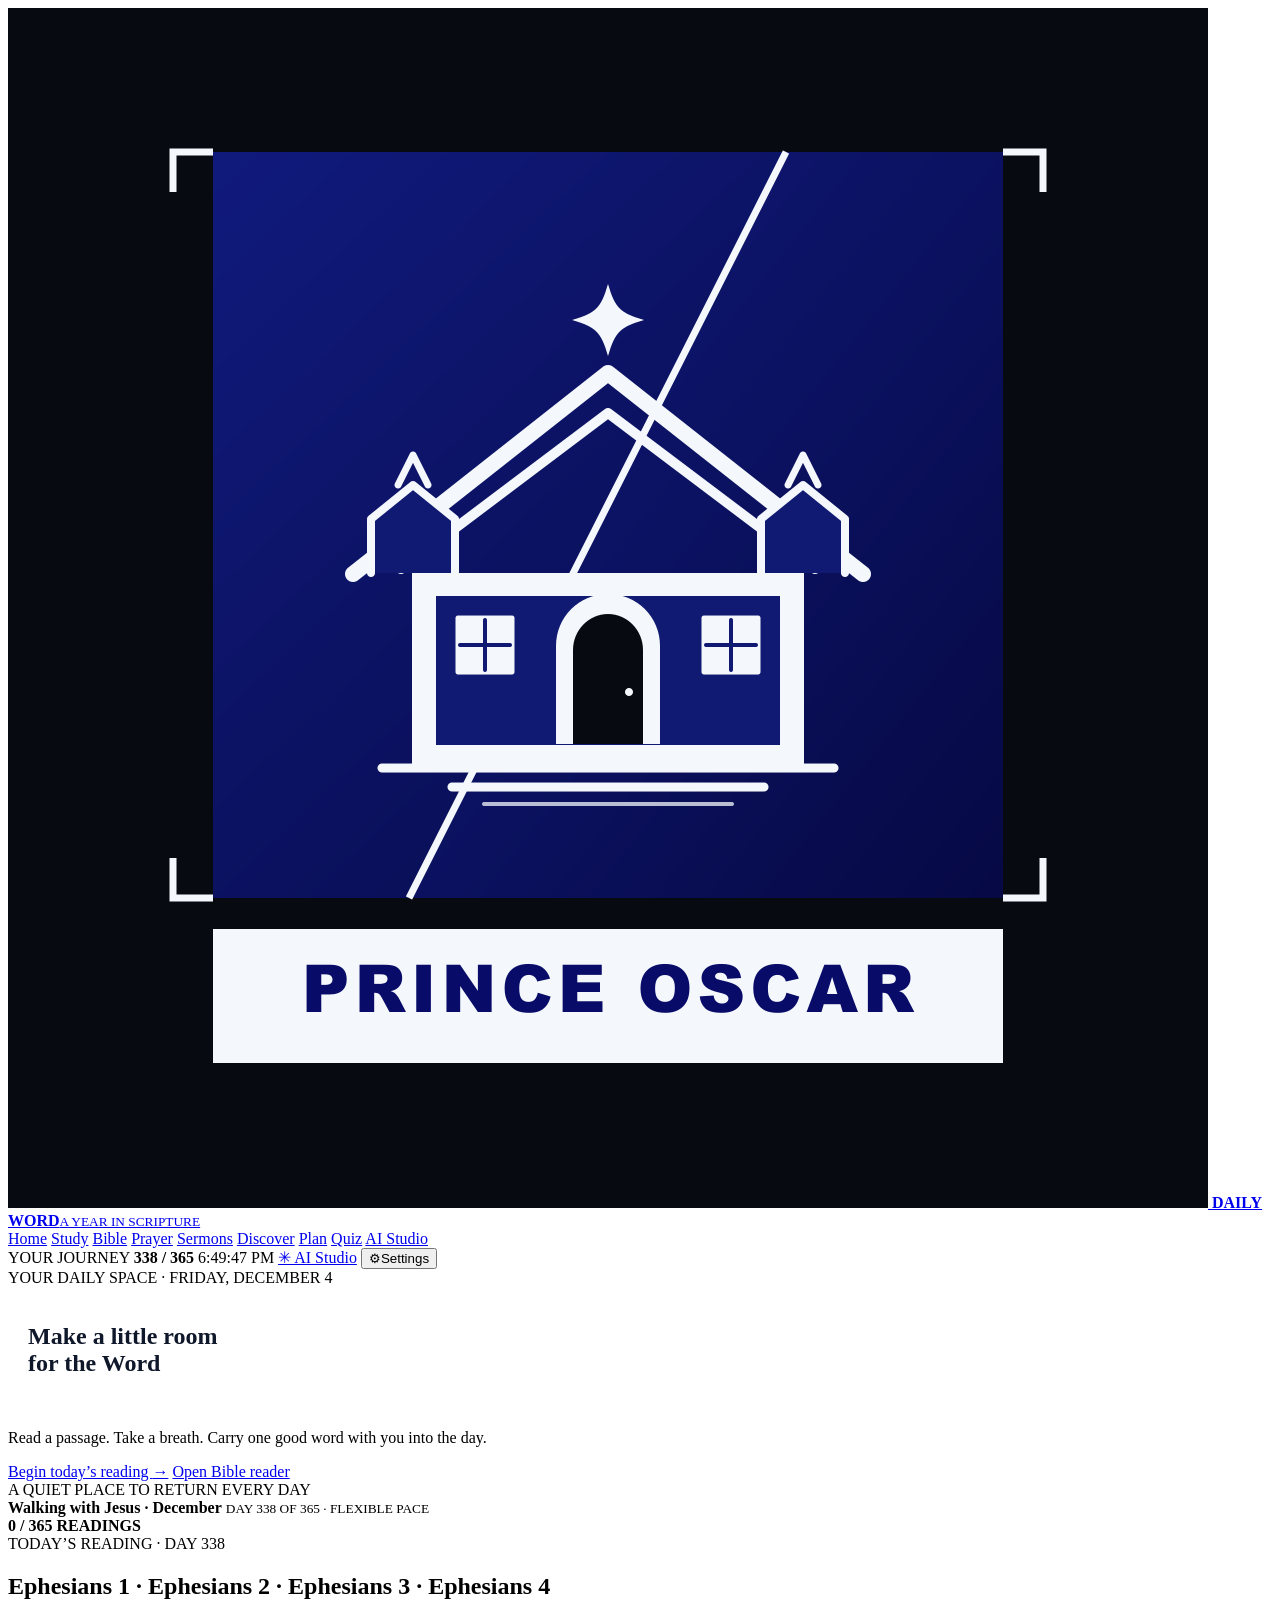
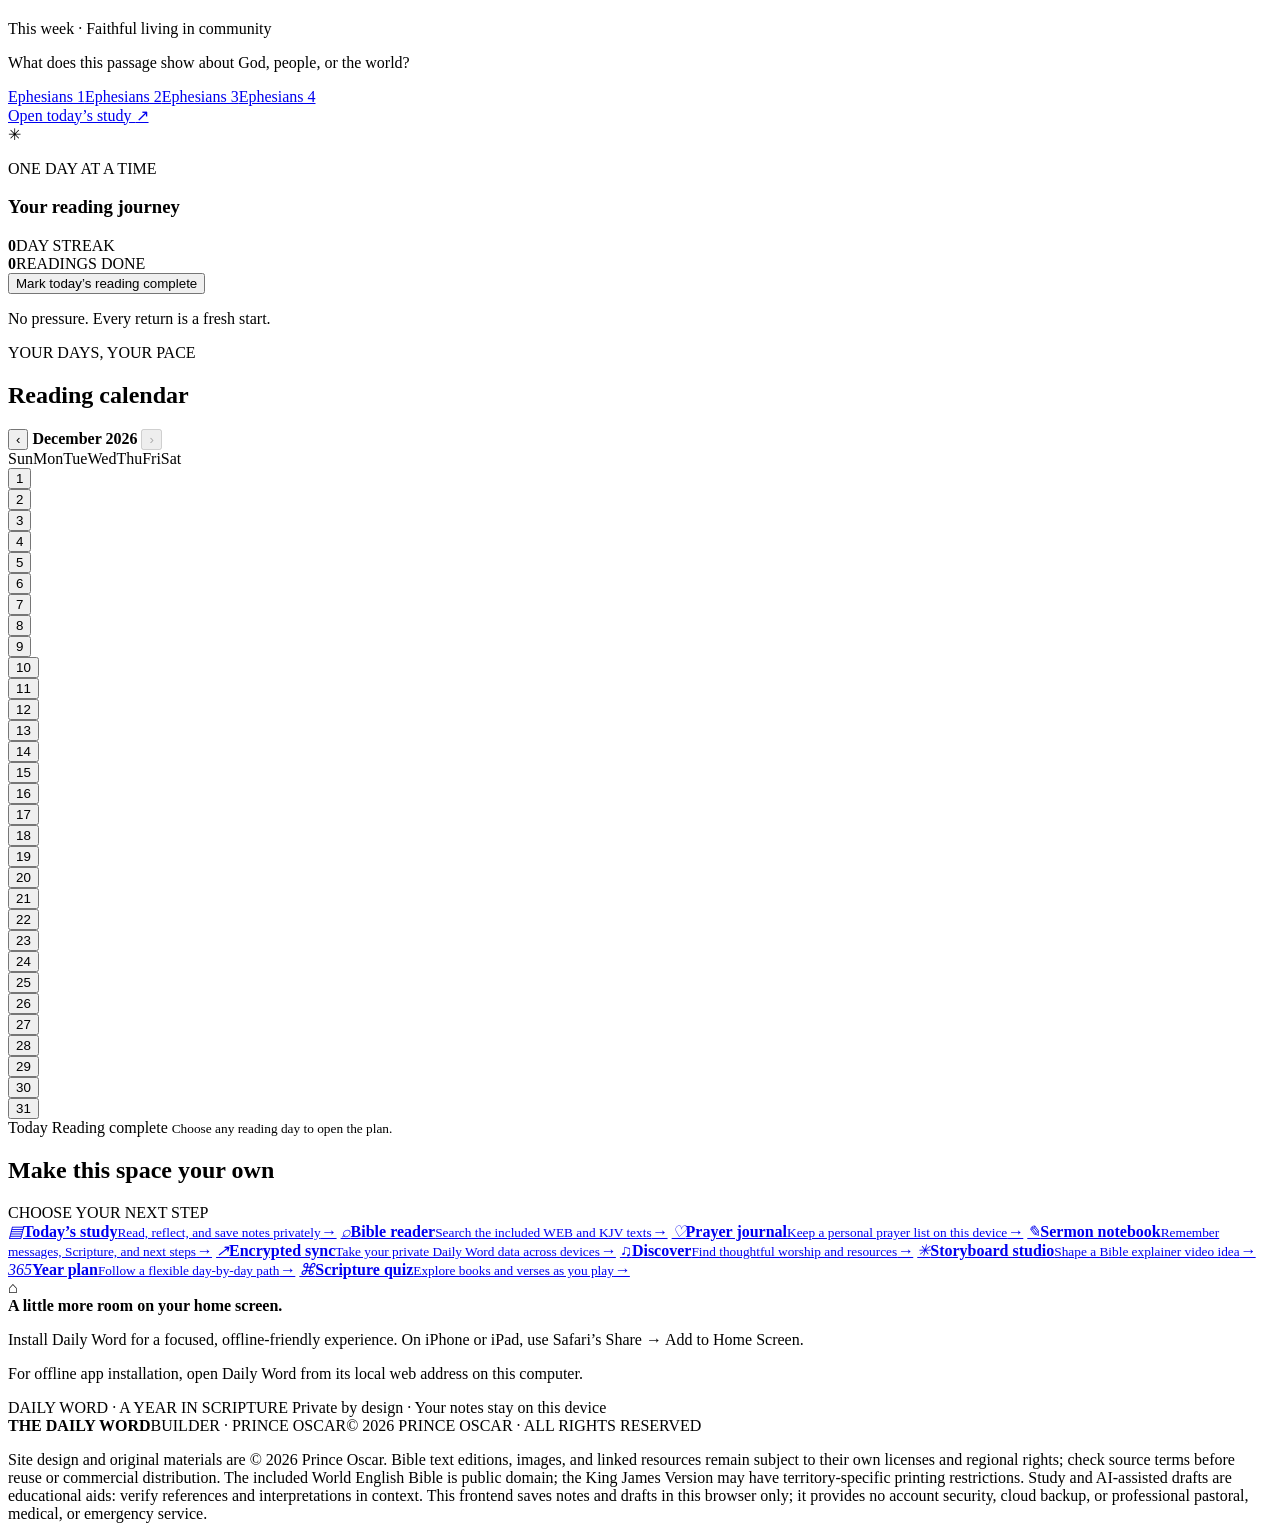
<file: index.html>
<!doctype html>
<html lang="en">
<head>
  <meta charset="utf-8">
  <meta name="viewport" content="width=device-width, initial-scale=1">
  <meta name="theme-color" content="#101722">
  <meta name="apple-mobile-web-app-capable" content="yes">
  <meta name="apple-mobile-web-app-status-bar-style" content="black-translucent">
  <meta name="description" content="A quiet, private space to read Scripture, reflect, pray, and grow at your own pace.">
  <title>The Daily Word - Make a little room for the Word | Daily Bible Reading</title>
<meta name="description" content="The Daily Word - A quiet place to return every day. Read a passage, take a breath, carry one good word with you into the day.">
<meta name="keywords" content="the daily word, daily word bible, daily bible reading, bible app kenya, the daily word app">
<meta name="author" content="Oscar Lema">
<meta property="og:title" content="The Daily Word - Make room for the Word">
<meta property="og:description" content="Read a passage. Take a breath. Carry one good word with you into the day.">
<meta property="og:type" content="website">
<meta property="og:url" content="https://the-daily-word-cyan.vercel.app">
<meta name="google-site-verification" content="V7PI-gvo_FGnxErSBcFg1zn21KOcgo0q2-JvsfK750o" />
<link rel="canonical" href="https://the-daily-word-cyan.vercel.app">
</head>
<body class="home-page">
  <div class="site">
    <header class="header">
      <a class="brand" href="index.html">
        <img class="brandmark" src="assets/my-logo.png" alt="">
        <span><b>DAILY WORD</b><small>A YEAR IN SCRIPTURE</small></span>
      </a>
      <nav class="nav" aria-label="Main navigation">
        <a href="index.html">Home</a>
        <a href="study.html">Study</a>
        <a href="bible.html">Bible</a>
        <a href="prayer.html">Prayer</a>
        <a href="sermon-notes.html">Sermons</a>
        <a href="discover.html">Discover</a>
        <a href="plan.html">Plan</a>
        <a href="game.html">Quiz</a>
        <a href="assistant.html">AI Studio</a>
      </nav>
      <div class="header-right">
        <span class="counter">YOUR JOURNEY <b id="yearDay">— / —</b></span>
        <time id="localClock" class="local-clock" aria-label="Your local time"></time>
        <a class="ask-link" href="assistant.html">✳ AI Studio</a>
      </div>
    </header>

    <main class="page">
      <section class="home-hero" aria-labelledby="welcomeTitle">
        <div class="home-copy">
          <div class="kicker" id="todayDate">YOUR DAILY SPACE · TODAY</div>
              <h1 id="welcomeTitle" style="color:#0f172a; background:rgba(255,255,255,0.92); padding:16px 20px; border-radius:14px; display:inline-block;">Make a little room<br>for the Word</h1>
          <p class="lead">Read a passage. Take a breath. Carry one good word with you into the day.</p>
          <div class="home-actions">
            <a href="study.html" id="todayStudyLink" class="btn">Begin today’s reading <span aria-hidden="true">→</span></a>
            <a href="bible.html" class="lightlink">Open Bible reader</a>
          </div>
        </div>
        <div class="home-note">A QUIET PLACE TO RETURN EVERY DAY</div>
      </section>

      <section class="journey" aria-label="Reading plan progress">
        <div class="journey-copy">
          <b>Walking with Jesus · <span id="currentMonth">—</span></b>
          <small id="journeyDay">DAY — OF — · FLEXIBLE PACE</small>
        </div>
        <div class="bar" id="homeProgress" role="progressbar" aria-label="Completed readings this year" aria-valuemin="0" aria-valuemax="365" aria-valuenow="0">
          <i id="yearProgress"></i>
        </div>
        <strong id="yearPercent">0 READINGS</strong>
      </section>

      <section class="home-focus" aria-labelledby="focusTitle">
        <div class="focus-reading">
          <div class="focus-kicker"><span class="focus-dot" aria-hidden="true"></span><span id="focusDate">TODAY’S READING</span></div>
          <h2 id="focusTitle">Your next page is waiting.</h2>
          <p class="focus-theme" id="focusTheme">A gentle, day-by-day journey through Scripture.</p>
          <p class="focus-prompt" id="focusPrompt">Read slowly. Notice what stands out, and give yourself room to reflect.</p>
          <div class="focus-references" id="focusReferences" aria-label="Today’s Bible readings"></div>
          <a class="focus-link" id="focusStudyLink" href="study.html">Open today’s study <span aria-hidden="true">↗</span></a>
        </div>

        <aside class="focus-checkin" aria-labelledby="checkinTitle">
          <div class="checkin-emblem" aria-hidden="true">✳</div>
          <p class="checkin-overline">ONE DAY AT A TIME</p>
          <h3 id="checkinTitle">Your reading journey</h3>
          <div class="checkin-stats">
            <div><strong id="homeStreak">0</strong><span>DAY STREAK</span></div>
            <div><strong id="homeDoneCount">0</strong><span>READINGS DONE</span></div>
          </div>
          <button type="button" class="checkin-button" id="homeComplete" aria-pressed="false">Mark today’s reading complete</button>
          <p class="checkin-note">No pressure. Every return is a fresh start.</p>
        </aside>
      </section>

      <section class="calendar-panel" aria-labelledby="calendarTitle">
        <div class="calendar-heading">
          <div>
            <span class="eyebrow">YOUR DAYS, YOUR PACE</span>
            <h2 id="calendarTitle">Reading calendar</h2>
          </div>
          <div class="calendar-navigation">
            <button type="button" id="calendarPrevious" aria-label="Previous month">‹</button>
            <strong id="calendarMonth" aria-live="polite"></strong>
            <button type="button" id="calendarNext" aria-label="Next month">›</button>
          </div>
        </div>
        <div id="readingCalendar" class="reading-calendar" role="grid" aria-label="Reading plan calendar"></div>
        <div class="calendar-foot">
          <span><i class="calendar-key calendar-key-today"></i> Today</span>
          <span><i class="calendar-key calendar-key-done"></i> Reading complete</span>
          <small id="calendarHint">Choose any reading day to open the plan.</small>
        </div>
      </section>

      <div class="section-title">
        <h2>Make this space your own</h2>
        <span class="kicker">CHOOSE YOUR NEXT STEP</span>
      </div>
      <section class="launches" aria-label="Daily Word spaces">
        <a class="launch" href="study.html"><i aria-hidden="true">▤</i><span><b>Today’s study</b><small>Read, reflect, and save notes privately</small></span><em aria-hidden="true">→</em></a>
        <a class="launch" href="bible.html"><i aria-hidden="true">⌕</i><span><b>Bible reader</b><small>Search the included WEB and KJV texts</small></span><em aria-hidden="true">→</em></a>
        <a class="launch" href="prayer.html"><i aria-hidden="true">♡</i><span><b>Prayer journal</b><small>Keep a personal prayer list on this device</small></span><em aria-hidden="true">→</em></a>
        <a class="launch" href="sermon-notes.html"><i aria-hidden="true">✎</i><span><b>Sermon notebook</b><small>Remember messages, Scripture, and next steps</small></span><em aria-hidden="true">→</em></a>
        <a class="launch" href="sync.html"><i aria-hidden="true">↗</i><span><b>Encrypted sync</b><small>Take your private Daily Word data across devices</small></span><em aria-hidden="true">→</em></a>
        <a class="launch" href="discover.html"><i aria-hidden="true">♫</i><span><b>Discover</b><small>Find thoughtful worship and resources</small></span><em aria-hidden="true">→</em></a>
        <a class="launch" href="assistant.html"><i aria-hidden="true">✳</i><span><b>Storyboard studio</b><small>Shape a Bible explainer video idea</small></span><em aria-hidden="true">→</em></a>
        <a class="launch" href="plan.html"><i aria-hidden="true">365</i><span><b>Year plan</b><small>Follow a flexible day-by-day path</small></span><em aria-hidden="true">→</em></a>
        <a class="launch" href="game.html"><i aria-hidden="true">⌘</i><span><b>Scripture quiz</b><small>Explore books and verses as you play</small></span><em aria-hidden="true">→</em></a>
      </section>

      <section class="offline-card" aria-label="Private offline app">
        <div class="offline-icon" aria-hidden="true">⌂</div>
        <div class="offline-copy">
          <b>A little more room on your home screen.</b>
          <p>Install Daily Word for a focused, offline-friendly experience. On iPhone or iPad, use Safari’s Share → Add to Home Screen.</p>
          <p id="offlineStatus" class="offline-status" role="status" aria-live="polite">Your data stays private on this device.</p>
        </div>
        <button type="button" class="install-button" id="installApp" hidden>Install Daily Word</button>
      </section>

      <footer class="home-footer">
        <span>DAILY WORD · A YEAR IN SCRIPTURE</span>
        <span>Private by design · Your notes stay on this device</span>
      </footer>
    </main>
  </div>
  <div class="toast" id="toast" role="status" aria-live="polite"></div>
  <script src="assets/year-plan.js"></script>
  <script src="app.js"></script>
  <script src="home.js"></script>
</body>
</html>
</file>
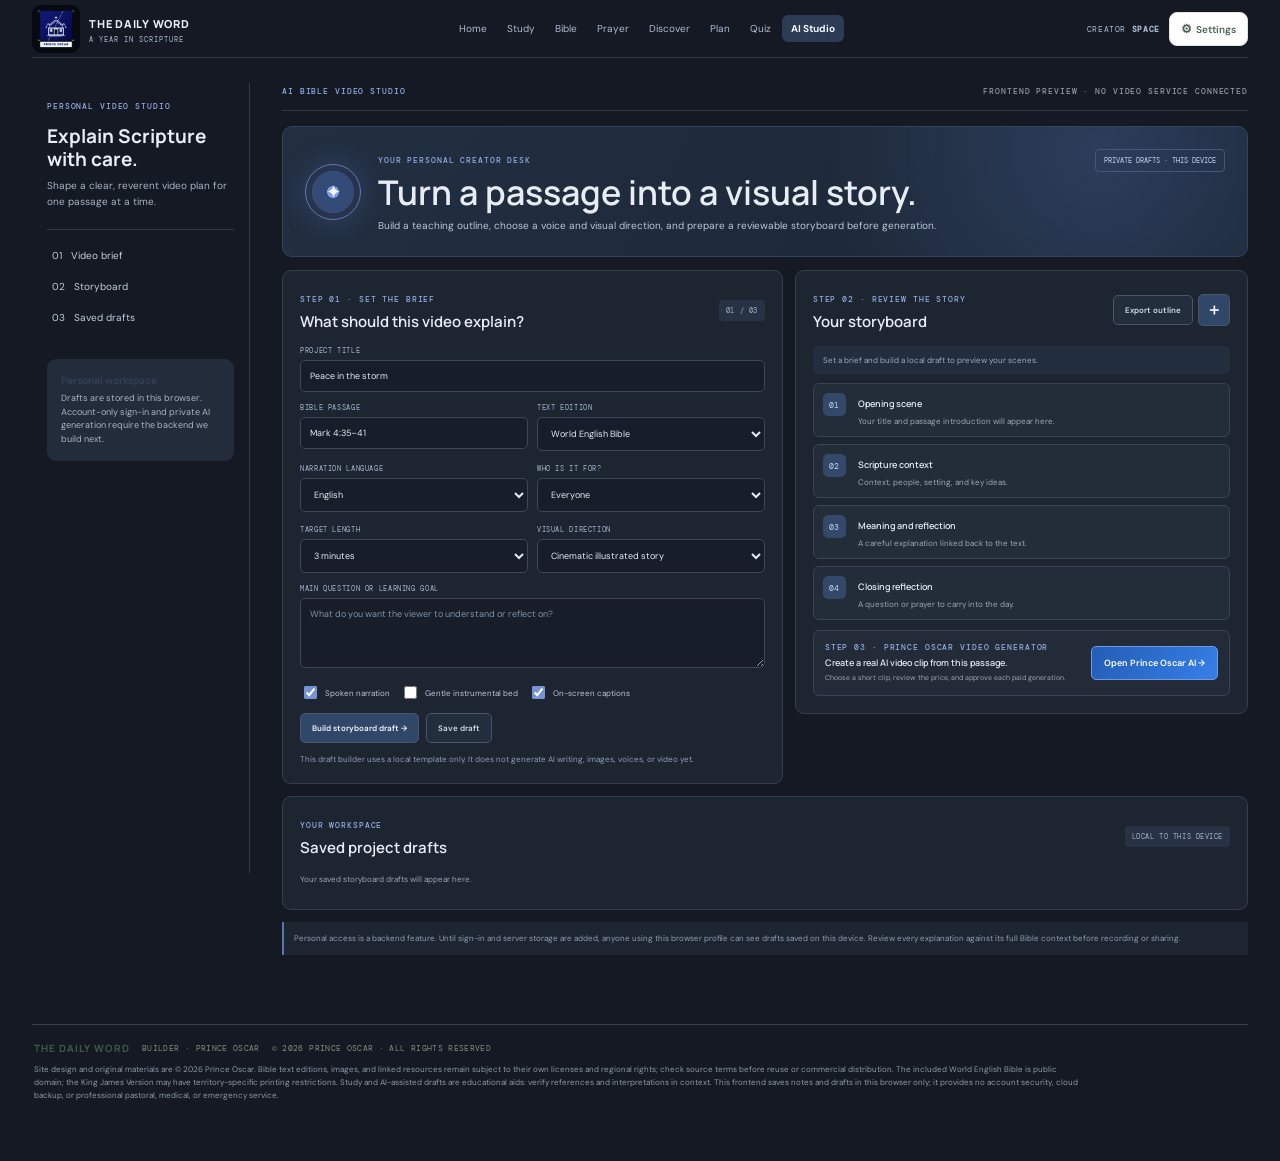
<file: assistant.html>
<!doctype html><html lang="en"><head><meta charset="utf-8"><meta name="viewport" content="width=device-width,initial-scale=1"><title>The Daily Word | Personal AI Video Studio</title><link href="https://fonts.googleapis.com/css2?family=DM+Mono:wght@400;500&family=DM+Sans:wght@400;500;600;700&family=Manrope:wght@500;600;700;800&family=Newsreader:opsz,wght@6..72,400;6..72,500;6..72,600&display=swap" rel="stylesheet"><link rel="stylesheet" href="app.css"><link rel="stylesheet" href="daily-word-theme.css"><link rel="stylesheet" href="assistant.css"></head><body class="workspace-page assistant-page"><div class="site"><header class="header"><a class="brand" href="index.html"><img class="brandmark" src="assets/my-logo.png" alt="Prince Oscar logo"><span><b>THE DAILY WORD</b><small>A YEAR IN SCRIPTURE</small></span></a><nav class="nav" aria-label="Main navigation"><a href="index.html">Home</a><a href="study.html">Study</a><a href="bible.html">Bible</a><a href="prayer.html">Prayer</a><a href="discover.html">Discover</a><a href="plan.html">Plan</a><a href="game.html">Quiz</a><a href="assistant.html">AI Studio</a></nav><div class="header-right"><span class="counter">CREATOR <b>SPACE</b></span></div></header><main class="workspace studio-workspace"><aside class="workspace-rail"><div class="rail-label">PERSONAL VIDEO STUDIO</div><h2>Explain Scripture with care.</h2><p>Shape a clear, reverent video plan for one passage at a time.</p><hr><a href="#brief">01 &nbsp; Video brief</a><a href="#storyboard">02 &nbsp; Storyboard</a><a href="#projects">03 &nbsp; Saved drafts</a><div class="rail-note"><b>Personal workspace</b><p>Drafts are stored in this browser. Account-only sign-in and private AI generation require the backend we build next.</p></div></aside><div class="workspace-main"><div class="page-eyebrow"><span>AI BIBLE VIDEO STUDIO</span><span>FRONTEND PREVIEW · NO VIDEO SERVICE CONNECTED</span></div><section class="studio-hero"><div class="studio-orbit">✦</div><div><span class="eyebrow">YOUR PERSONAL CREATOR DESK</span><h1>Turn a passage into a visual story.</h1><p>Build a teaching outline, choose a voice and visual direction, and prepare a reviewable storyboard before generation.</p></div><span class="studio-private">PRIVATE DRAFTS · THIS DEVICE</span></section><div class="studio-layout"><section id="brief" class="studio-brief"><div class="section-heading"><div><span class="eyebrow">STEP 01 · SET THE BRIEF</span><h2>What should this video explain?</h2></div><span class="studio-step">01 / 03</span></div><label for="videoTitle">PROJECT TITLE</label><input id="videoTitle" class="studio-input" value="Peace in the storm" placeholder="A clear, memorable title"><div class="studio-fields"><div><label for="videoPassage">BIBLE PASSAGE</label><input id="videoPassage" class="studio-input" value="Mark 4:35–41" placeholder="e.g. Mark 4:35–41"></div><div><label for="videoVersion">TEXT EDITION</label><select id="videoVersion" class="studio-input"><option>World English Bible</option><option>King James Version</option></select></div><div><label for="videoLanguage">NARRATION LANGUAGE</label><select id="videoLanguage" class="studio-input"><option>English</option><option>Kiswahili</option><option>Español</option><option>Français</option><option>العربية</option><option>हिन्दी</option><option>Português</option><option>Other · configure later</option></select></div><div><label for="videoAudience">WHO IS IT FOR?</label><select id="videoAudience" class="studio-input"><option>Everyone</option><option>New Bible readers</option><option>Youth group</option><option>Families</option><option>Small-group study</option><option>Church teaching</option></select></div><div><label for="videoLength">TARGET LENGTH</label><select id="videoLength" class="studio-input"><option value="60">60 seconds</option><option value="180" selected>3 minutes</option><option value="300">5 minutes</option><option value="600">10 minutes</option></select></div><div><label for="videoStyle">VISUAL DIRECTION</label><select id="videoStyle" class="studio-input"><option>Cinematic illustrated story</option><option>Animated map and timeline</option><option>Quiet devotional artwork</option><option>Classroom explainer graphics</option><option>Minimal text and landscape</option></select></div></div><label for="videoPurpose">MAIN QUESTION OR LEARNING GOAL</label><textarea id="videoPurpose" class="studio-input studio-textarea" placeholder="What do you want the viewer to understand or reflect on?"></textarea><div class="studio-toggles"><label><input id="videoVoice" type="checkbox" checked> Spoken narration</label><label><input id="videoMusic" type="checkbox"> Gentle instrumental bed</label><label><input id="videoCaptions" type="checkbox" checked> On-screen captions</label></div><div class="studio-actions"><button id="buildStoryboard" class="studio-primary">Build storyboard draft →</button><button id="saveProject" class="studio-secondary">Save draft</button></div><p class="studio-disclaimer">This draft builder uses a local template only. It does not generate AI writing, images, voices, or video yet.</p></section><section id="storyboard" class="storyboard-panel"><div class="storyboard-heading"><div><span class="eyebrow">STEP 02 · REVIEW THE STORY</span><h2>Your storyboard</h2></div><div class="storyboard-tools"><button id="exportStoryboard" class="studio-secondary">Export outline</button><button id="newProject" class="studio-icon" aria-label="Start a new project">＋</button></div></div><div id="storyboardStatus" class="storyboard-status">Set a brief and build a local draft to preview your scenes.</div><div id="storyboardScenes" class="storyboard-scenes"><article class="scene-empty"><span>01</span><div><b>Opening scene</b><p>Your title and passage introduction will appear here.</p></div></article><article class="scene-empty"><span>02</span><div><b>Scripture context</b><p>Context, people, setting, and key ideas.</p></div></article><article class="scene-empty"><span>03</span><div><b>Meaning and reflection</b><p>A careful explanation linked back to the text.</p></div></article><article class="scene-empty"><span>04</span><div><b>Closing reflection</b><p>A question or prayer to carry into the day.</p></div></article></div><div class="generation-lock"><div><span class="eyebrow">STEP 03 · GENERATE WHEN CONNECTED</span><b>AI video generation is not connected yet.</b><small>The backend will add private sign-in, model access, media generation, and exports.</small></div><button id="generateVideo" disabled>Generate video</button></div></section></div><section id="projects" class="projects-section"><div class="section-heading"><div><span class="eyebrow">YOUR WORKSPACE</span><h2>Saved project drafts</h2></div><span class="studio-step">LOCAL TO THIS DEVICE</span></div><div id="projectList" class="project-list"><p class="studio-empty">Your saved storyboard drafts will appear here.</p></div></section><p class="studio-footer-note">Personal access is a backend feature. Until sign-in and server storage are added, anyone using this browser profile can see drafts saved on this device. Review every explanation against its full Bible context before recording or sharing.</p></div></main></div><div class="toast" id="toast" role="status" aria-live="polite"></div><script src="assets/bible-web.js"></script><script src="app.js"></script></body></html>
</file>
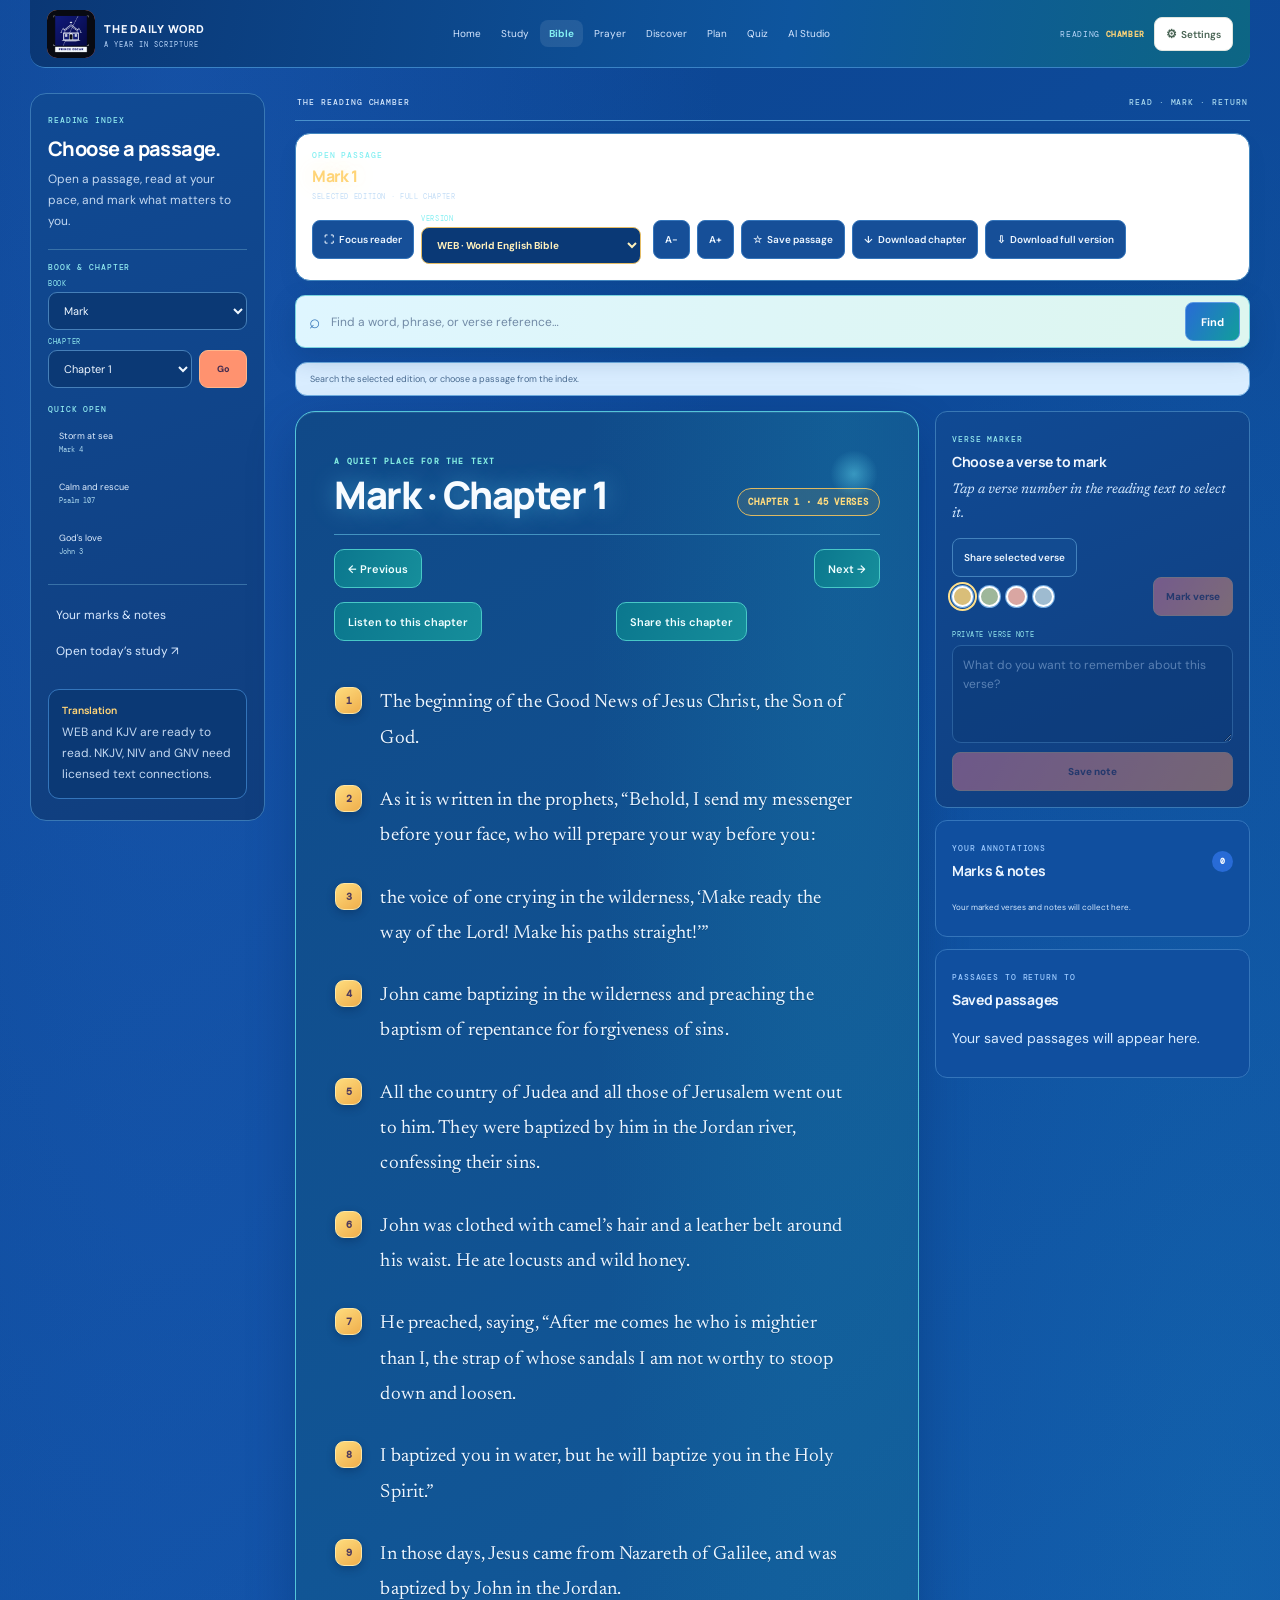
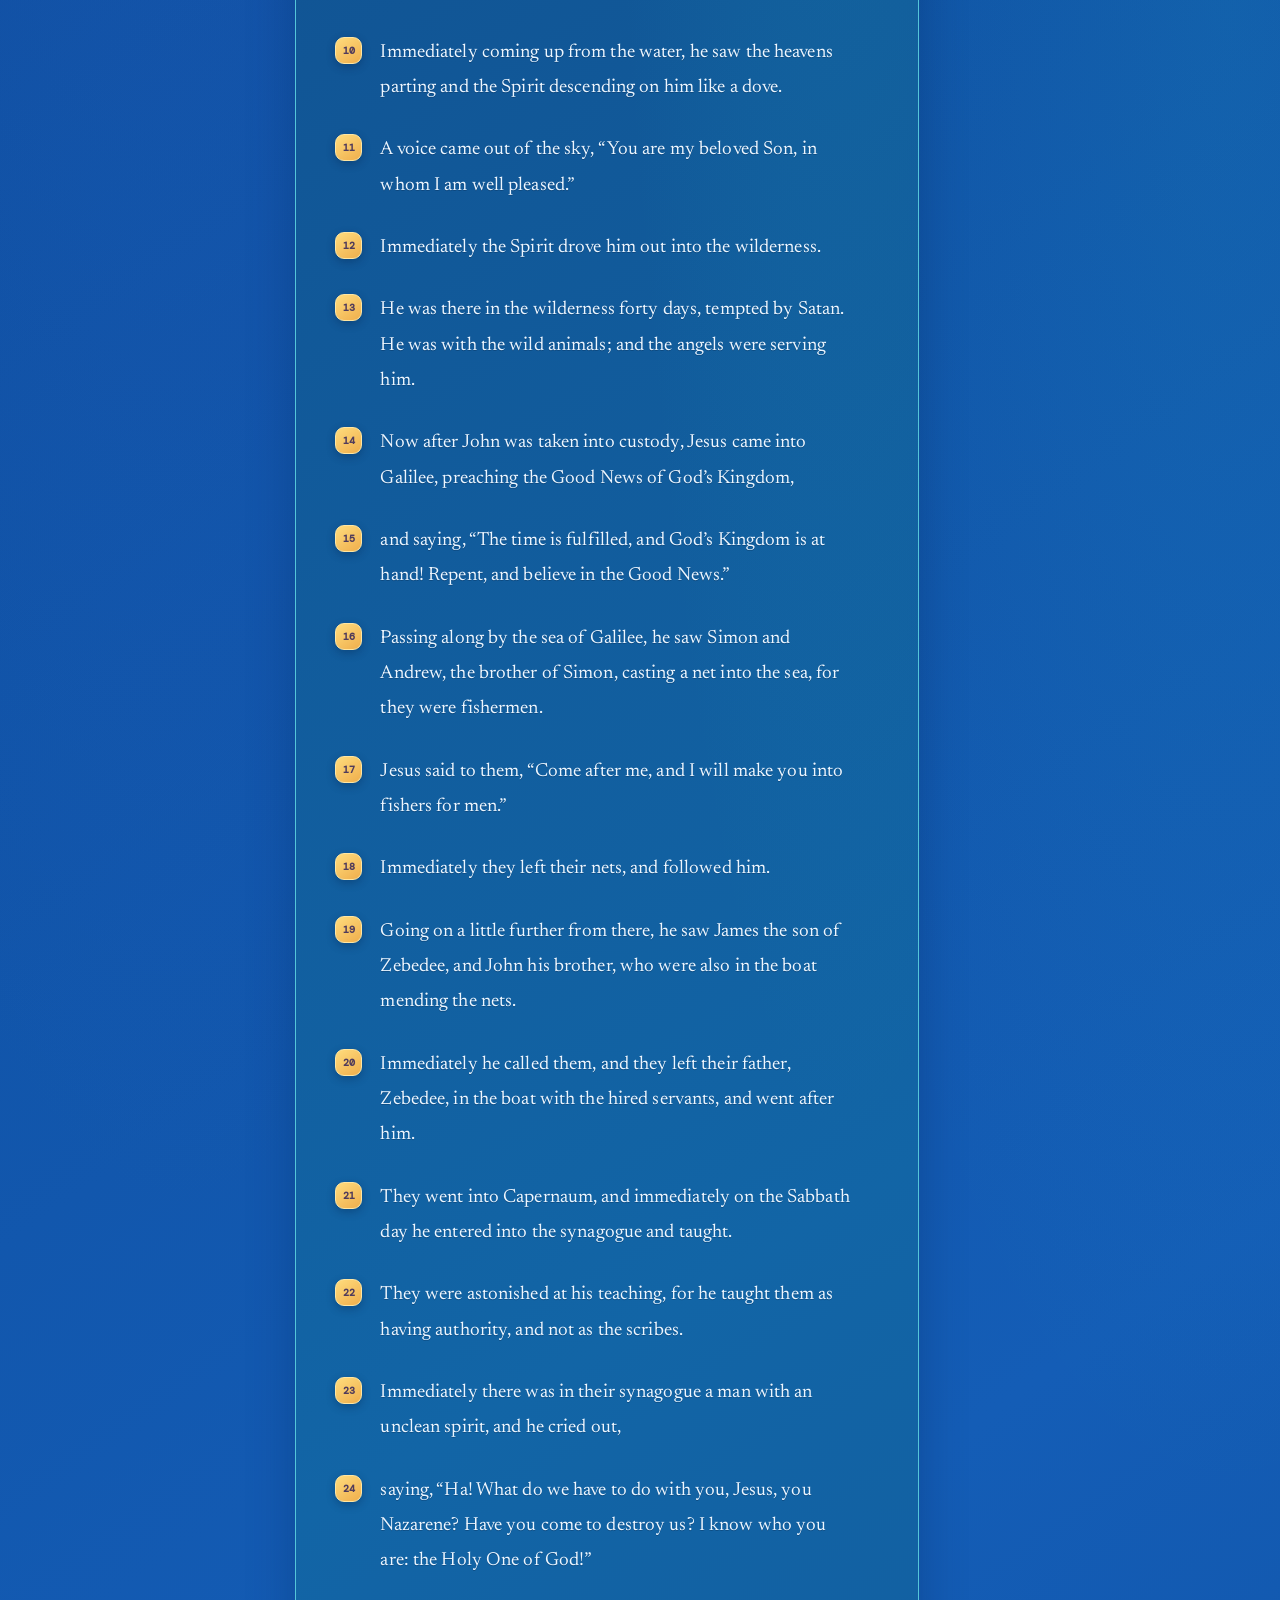
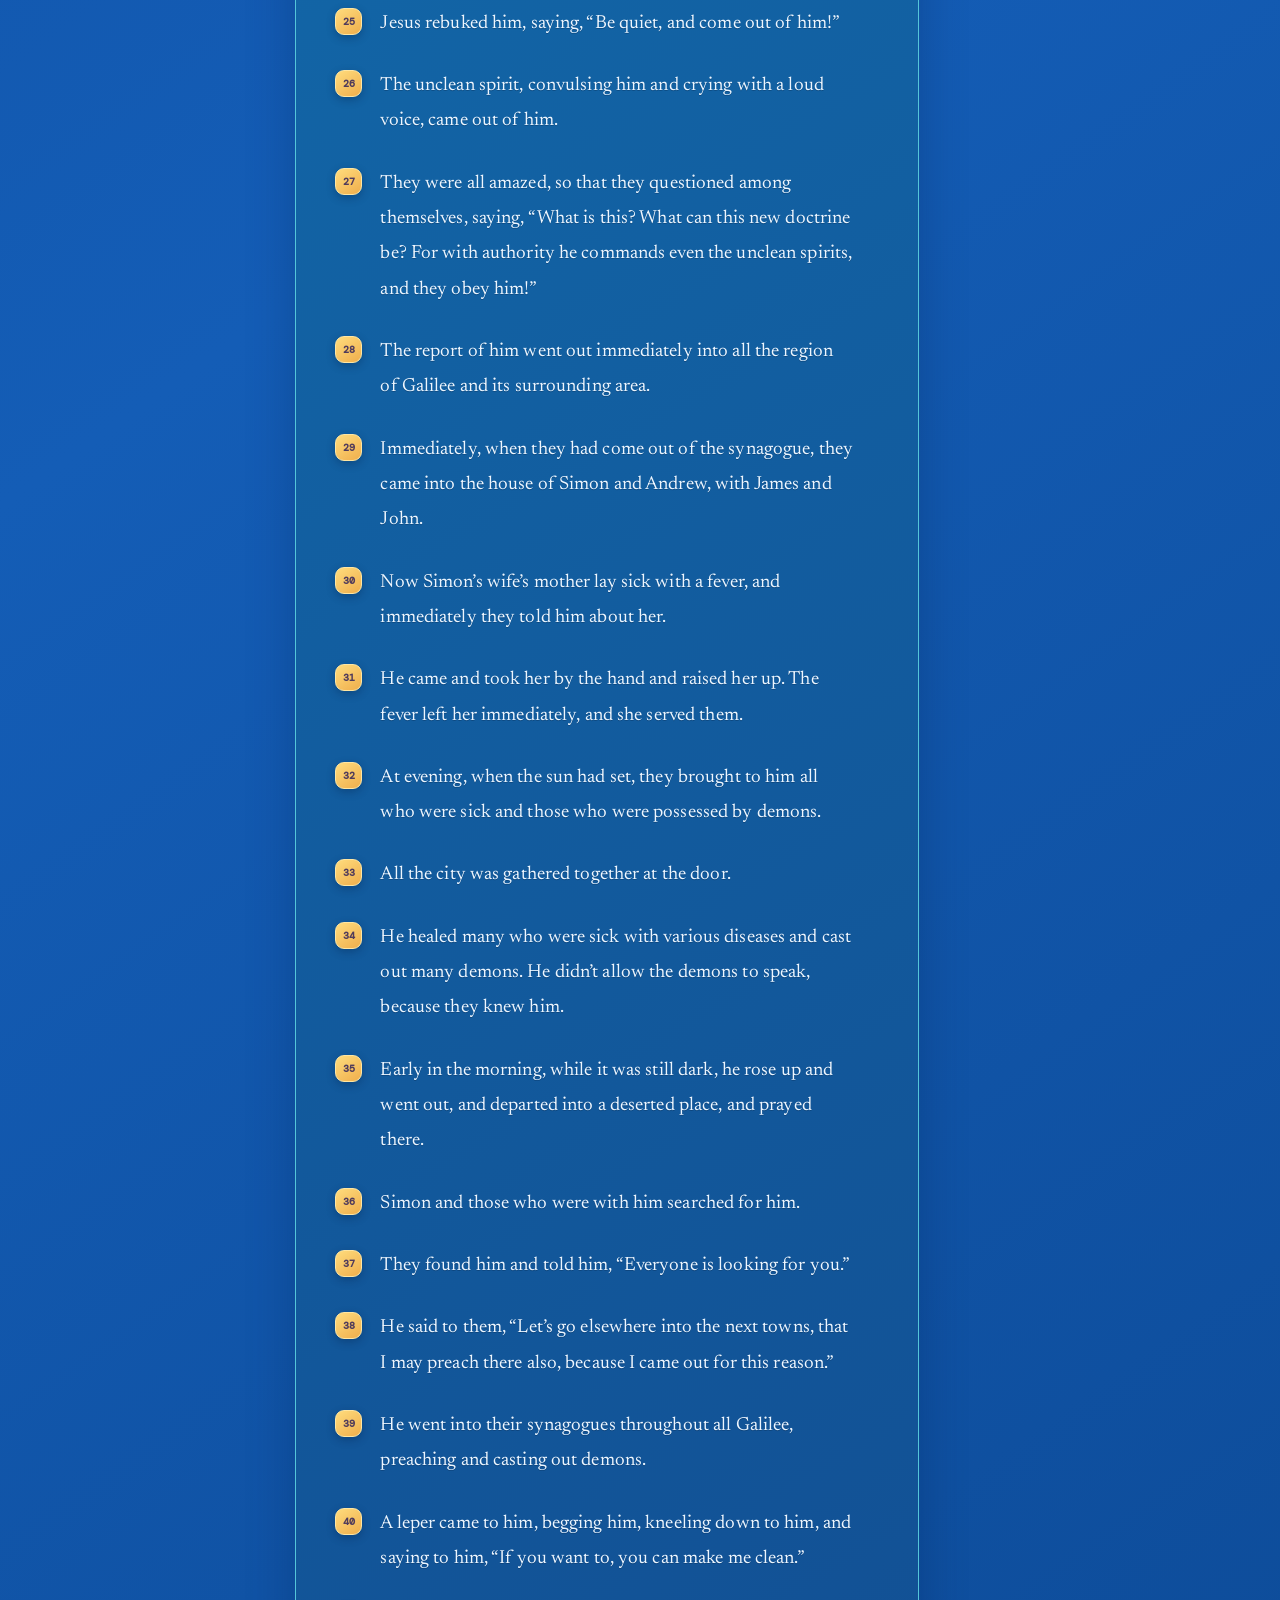
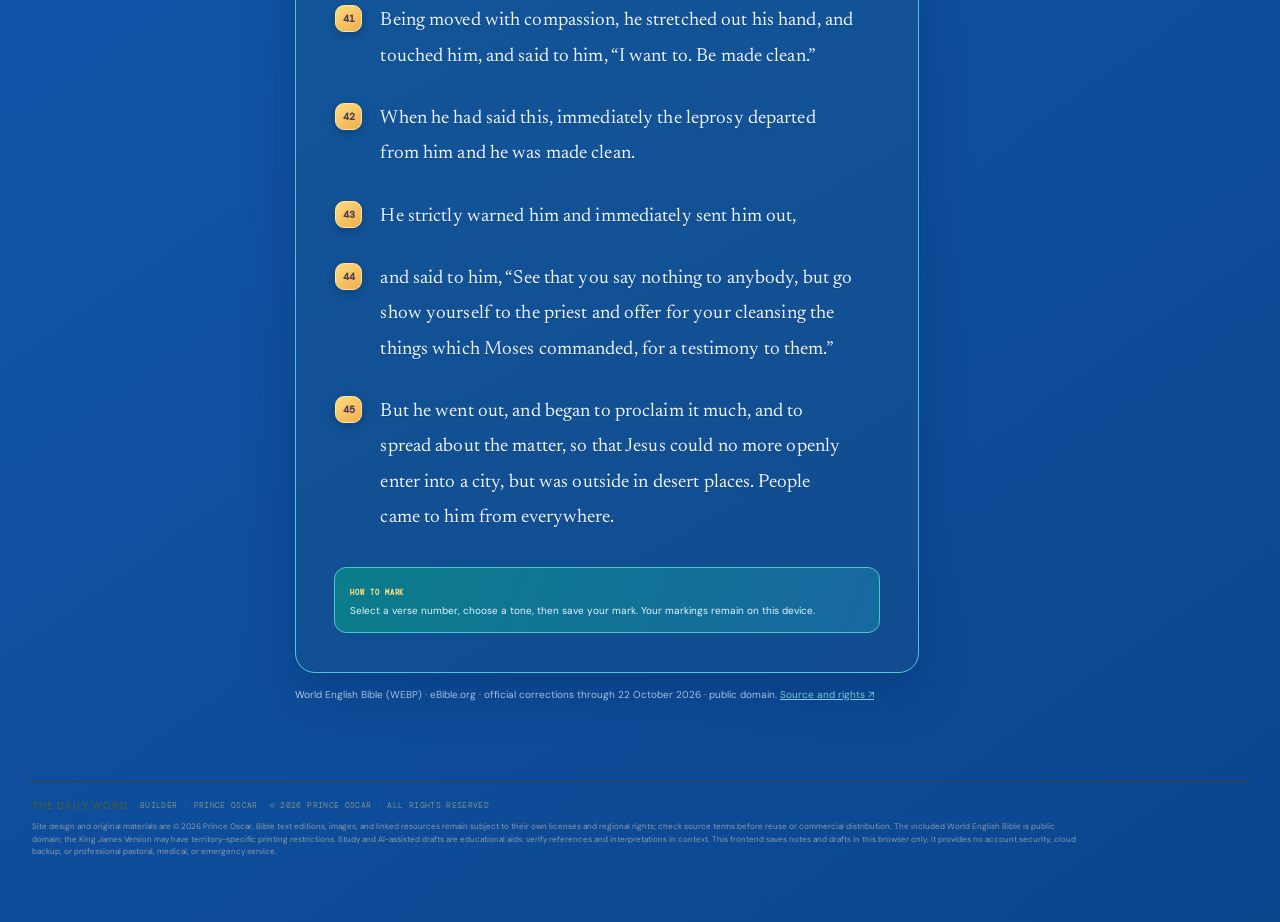
<file: bible.html>
<!doctype html><html lang="en"><head><meta charset="utf-8"><meta name="viewport" content="width=device-width,initial-scale=1"><title>The Daily Word | Reading Chamber</title><link href="https://fonts.googleapis.com/css2?family=DM+Mono:wght@400;500&family=DM+Sans:wght@400;500;600;700&family=Manrope:wght@500;600;700;800&family=Newsreader:opsz,wght@6..72,400;6..72,500;6..72,600&display=swap" rel="stylesheet"><link rel="stylesheet" href="app.css"><link rel="stylesheet" href="daily-word-theme.css"><link rel="stylesheet" href="bible.css?v=reader-showcase-6"><link rel="stylesheet" href="bible-theme.css?v=final-design-1"></head><body class="workspace-page bible-page"><div class="site"><header class="header"><a class="brand" href="index.html"><img class="brandmark" src="assets/my-logo.png" alt="Prince Oscar logo"><span><b>THE DAILY WORD</b><small>A YEAR IN SCRIPTURE</small></span></a><nav class="nav" aria-label="Main navigation"><a href="index.html">Home</a><a href="study.html">Study</a><a href="bible.html">Bible</a><a href="prayer.html">Prayer</a><a href="discover.html">Discover</a><a href="plan.html">Plan</a><a href="game.html">Quiz</a><a href="assistant.html">AI Studio</a></nav><div class="header-right"><span class="counter">READING <b>CHAMBER</b></span></div></header><main class="workspace bible-workspace"><aside class="workspace-rail bible-index"><div class="rail-label">READING INDEX</div><h2>Choose a passage.</h2><p>Open a passage, read at your pace, and mark what matters to you.</p><hr><span class="eyebrow">BOOK & CHAPTER</span><label class="index-label" for="bookSelect">BOOK</label><select id="bookSelect" class="index-select" aria-label="Choose Bible book"></select><label class="index-label" for="chapterSelect">CHAPTER</label><div class="chapter-open"><select id="chapterSelect" class="index-select" aria-label="Choose chapter"></select><button id="goToChapter" aria-label="Open selected chapter">Go</button></div><div class="passage-nav" id="passageNav"><span class="eyebrow">QUICK OPEN</span><button data-open-ref="Mark 4:35–39">Storm at sea <small>Mark 4</small></button><button data-open-ref="Psalm 107:28–30">Calm and rescue <small>Psalm 107</small></button><button data-open-ref="John 3:16">God's love <small>John 3</small></button></div><hr><a href="#savedMarks">Your marks & notes</a><a href="study.html">Open today’s study ↗</a><div class="rail-note"><b>Translation</b><p>WEB and KJV are ready to read. NKJV, NIV and GNV need licensed text connections.</p></div></aside><div class="workspace-main bible-main"><div class="page-eyebrow"><span>THE READING CHAMBER</span><span>READ · MARK · RETURN</span></div><section class="reader-toolbar"><div class="reader-location"><span class="eyebrow">OPEN PASSAGE</span><strong id="readerLocation">Mark 4:35–39</strong><small>SELECTED EDITION · FULL CHAPTER</small></div><div class="reader-controls"><button id="readerFullscreen" class="tool-button fullscreen-button" aria-label="Open full-screen reading focus">⛶ <span>Focus reader</span></button><label class="version-picker"><span>VERSION</span><select id="translationSelect" aria-label="Choose Bible version"><option value="KJV">KJV · King James Version</option><option value="WEB">WEB · World English Bible</option><optgroup label="Licensed editions · connection required"><option value="NKJV" disabled>NKJV · New King James Version</option><option value="NIV" disabled>NIV · New International Version</option><option value="GNV" disabled>GNV · Geneva Bible</option></optgroup></select></label><button id="fontDown" class="tool-button" aria-label="Decrease text size">A−</button><button id="fontUp" class="tool-button" aria-label="Increase text size">A+</button><button id="savePassage" class="tool-button">☆ <span>Save passage</span></button><button id="downloadPassage" class="tool-button">↓ <span>Download chapter</span></button><button id="downloadBible" class="tool-button">⇩ <span>Download full version</span></button></div></section><section class="reader-search"><span>⌕</span><input id="bibleSearch" type="search" placeholder="Find a word, phrase, or verse reference…" aria-label="Search full included Bible text"><button id="bibleSearchButton">Find</button></section><div id="bibleResults" class="search-results" aria-live="polite"><p class="quiet">Search the selected edition, or choose a passage from the index.</p></div><div class="reader-layout unique-reader-layout"><article id="reader" class="scripture-reader"><div class="reader-page-top"><div><span class="eyebrow">A QUIET PLACE FOR THE TEXT</span><h1 id="readerTitle">Mark 4</h1></div><div class="page-number" id="readerPageNumber">CHAPTER</div></div><div class="chapter-nav"><button id="previousChapter" aria-label="Previous chapter">← Previous</button><button id="nextChapter" aria-label="Next chapter">Next →</button></div><div id="biblePassage" class="passage-text"></div><div class="mark-guide"><span>HOW TO MARK</span><p>Select a verse number, choose a tone, then save your mark. Your markings remain on this device.</p></div></article><aside class="reader-tools"><section class="marking-desk"><span class="eyebrow">VERSE MARKER</span><h2 id="selectionLabel">Choose a verse to mark</h2><p id="selectionText" class="selected-quote">Tap a verse number in the reading text to select it.</p><div class="color-row" role="group" aria-label="Mark color"><button class="color-chip color-gold active" data-mark-color="gold" aria-label="Gold highlight" aria-pressed="true"></button><button class="color-chip color-sage" data-mark-color="sage" aria-label="Sage highlight" aria-pressed="false"></button><button class="color-chip color-rose" data-mark-color="rose" aria-label="Rose highlight" aria-pressed="false"></button><button class="color-chip color-blue" data-mark-color="blue" aria-label="Blue highlight" aria-pressed="false"></button><button id="applyMark" class="mark-action" disabled>Mark verse</button></div><label class="note-label" for="verseNote">PRIVATE VERSE NOTE</label><textarea id="verseNote" placeholder="What do you want to remember about this verse?" disabled></textarea><button id="saveVerseNote" class="note-save" disabled>Save note</button></section><section id="savedMarks" class="saved-marks"><div class="saved-head"><div><span class="eyebrow">YOUR ANNOTATIONS</span><h2>Marks & notes</h2></div><span id="markCount" class="mark-count">0</span></div><div id="markList" class="mark-list"><p class="quiet">Your marked verses and notes will collect here.</p></div></section><section id="bookmarks" class="saved-marks"><div class="saved-head"><div><span class="eyebrow">PASSAGES TO RETURN TO</span><h2>Saved passages</h2></div></div><div id="bookmarkList" class="bookmark-list"><p class="quiet">Save a passage to keep it here.</p></div></section></aside></div><p class="rights-note"><span id="translationNote">Full Bible texts are loaded locally.</span> <a id="editionSource" href="https://ebible.org/" target="_blank" rel="noopener noreferrer">Source and rights ↗</a></p></div></main></div><div class="toast" id="toast" role="status" aria-live="polite"></div><script src="assets/bible-web.js"></script><script src="app.js"></script></body></html>
</file>
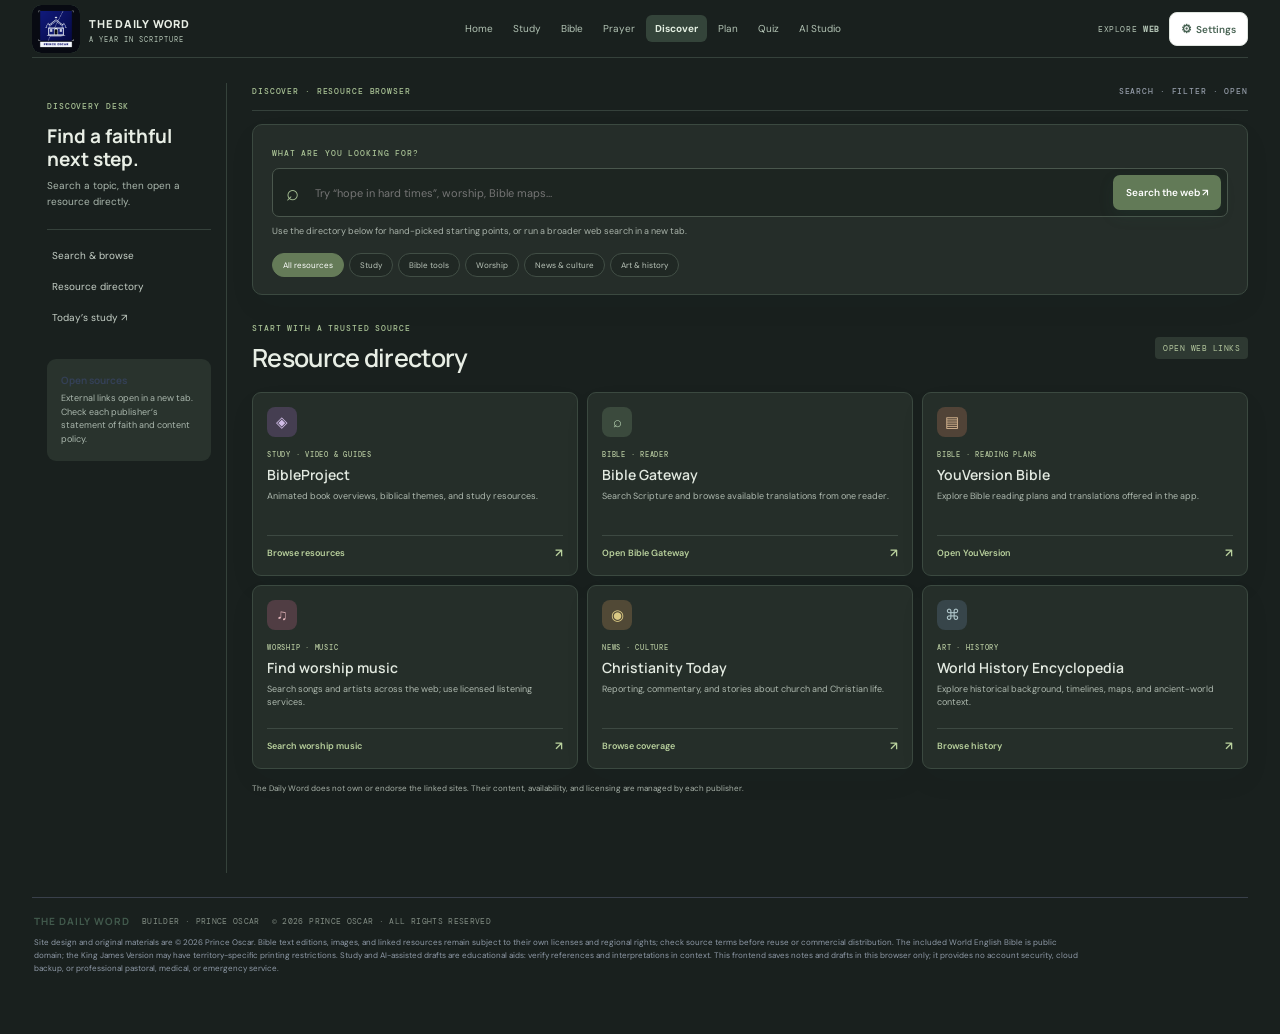
<file: discover.html>
<!doctype html><html lang="en"><head><meta charset="utf-8"><meta name="viewport" content="width=device-width,initial-scale=1"><title>The Daily Word | Discover</title><link href="https://fonts.googleapis.com/css2?family=DM+Mono:wght@400;500&family=DM+Sans:wght@400;500;600;700&family=Manrope:wght@500;600;700;800&family=Newsreader:opsz,wght@6..72,400;6..72,500;6..72,600&display=swap" rel="stylesheet"><link rel="stylesheet" href="app.css"><link rel="stylesheet" href="daily-word-theme.css"><link rel="stylesheet" href="discover.css"></head><body class="workspace-page discover-page"><div class="site"><header class="header"><a class="brand" href="index.html"><img class="brandmark" src="assets/my-logo.png" alt="Prince Oscar logo"><span><b>THE DAILY WORD</b><small>A YEAR IN SCRIPTURE</small></span></a><nav class="nav" aria-label="Main navigation"><a href="index.html">Home</a><a href="study.html">Study</a><a href="bible.html">Bible</a><a href="prayer.html">Prayer</a><a href="discover.html">Discover</a><a href="plan.html">Plan</a><a href="game.html">Quiz</a><a href="assistant.html">AI Studio</a></nav><div class="header-right"><span class="counter">EXPLORE <b>WEB</b></span></div></header><main class="workspace discover-workspace"><aside class="workspace-rail"><div class="rail-label">DISCOVERY DESK</div><h2>Find a faithful next step.</h2><p>Search a topic, then open a resource directly.</p><hr><a href="#browse">Search & browse</a><a href="#resource-results">Resource directory</a><a href="study.html">Today’s study ↗</a><div class="rail-note"><b>Open sources</b><p>External links open in a new tab. Check each publisher’s statement of faith and content policy.</p></div></aside><div class="workspace-main"><div class="page-eyebrow"><span>DISCOVER · RESOURCE BROWSER</span><span>SEARCH · FILTER · OPEN</span></div><section id="browse" class="discover-search-panel"><span class="eyebrow">WHAT ARE YOU LOOKING FOR?</span><form id="discoverForm" class="discover-search-form"><span class="search-symbol">⌕</span><input id="discoverSearch" type="search" placeholder="Try “hope in hard times”, worship, Bible maps…" aria-label="Search Christian resources"><button id="webSearch" class="primary-button" type="button">Search the web ↗</button></form><p>Use the directory below for hand-picked starting points, or run a broader web search in a new tab.</p><div class="filter-row" role="group" aria-label="Filter resources"><button class="filter-chip active" data-filter="all" aria-pressed="true">All resources</button><button class="filter-chip" data-filter="study" aria-pressed="false">Study</button><button class="filter-chip" data-filter="bible" aria-pressed="false">Bible tools</button><button class="filter-chip" data-filter="worship" aria-pressed="false">Worship</button><button class="filter-chip" data-filter="news" aria-pressed="false">News & culture</button><button class="filter-chip" data-filter="art" aria-pressed="false">Art & history</button></div></section><section id="resource-results" class="resource-section"><div class="section-heading"><div><span class="eyebrow">START WITH A TRUSTED SOURCE</span><h1>Resource directory</h1></div><span class="count-tag">OPEN WEB LINKS</span></div><div class="resource-grid"><article data-discover-card data-category="study" data-keywords="bibleproject bible study videos context themes book overviews"><div class="resource-icon lilac">◈</div><div class="resource-type">STUDY · VIDEO & GUIDES</div><h2>BibleProject</h2><p>Animated book overviews, biblical themes, and study resources.</p><a href="https://bibleproject.com/explore/" target="_blank" rel="noopener noreferrer">Browse resources <span>↗</span></a></article><article data-discover-card data-category="bible" data-keywords="bible gateway search compare translation online bible"><div class="resource-icon sage">⌕</div><div class="resource-type">BIBLE · READER</div><h2>Bible Gateway</h2><p>Search Scripture and browse available translations from one reader.</p><a href="https://www.biblegateway.com/" target="_blank" rel="noopener noreferrer">Open Bible Gateway <span>↗</span></a></article><article data-discover-card data-category="bible" data-keywords="youversion bible app reading plans languages"><div class="resource-icon peach">▤</div><div class="resource-type">BIBLE · READING PLANS</div><h2>YouVersion Bible</h2><p>Explore Bible reading plans and translations offered in the app.</p><a href="https://www.bible.com/" target="_blank" rel="noopener noreferrer">Open YouVersion <span>↗</span></a></article><article data-discover-card data-category="worship" data-keywords="worship music songs hymns christian artists"><div class="resource-icon rose">♫</div><div class="resource-type">WORSHIP · MUSIC</div><h2>Find worship music</h2><p>Search songs and artists across the web; use licensed listening services.</p><a href="https://duckduckgo.com/?q=Christian+worship+music" target="_blank" rel="noopener noreferrer">Search worship music <span>↗</span></a></article><article data-discover-card data-category="news" data-keywords="christian news culture stories global church religion"><div class="resource-icon gold">◉</div><div class="resource-type">NEWS · CULTURE</div><h2>Christianity Today</h2><p>Reporting, commentary, and stories about church and Christian life.</p><a href="https://www.christianitytoday.com/" target="_blank" rel="noopener noreferrer">Browse coverage <span>↗</span></a></article><article data-discover-card data-category="art" data-keywords="bible history maps archaeology visual art museum"><div class="resource-icon bluegray">⌘</div><div class="resource-type">ART · HISTORY</div><h2>World History Encyclopedia</h2><p>Explore historical background, timelines, maps, and ancient-world context.</p><a href="https://www.worldhistory.org/" target="_blank" rel="noopener noreferrer">Browse history <span>↗</span></a></article></div><p id="discoverEmpty" class="empty-state" hidden>No matching resources. Try another term or choose a different filter.</p></section><p class="source-note">The Daily Word does not own or endorse the linked sites. Their content, availability, and licensing are managed by each publisher.</p></div></main></div><div class="toast" id="toast" role="status" aria-live="polite"></div><script src="app.js"></script></body></html>
</file>
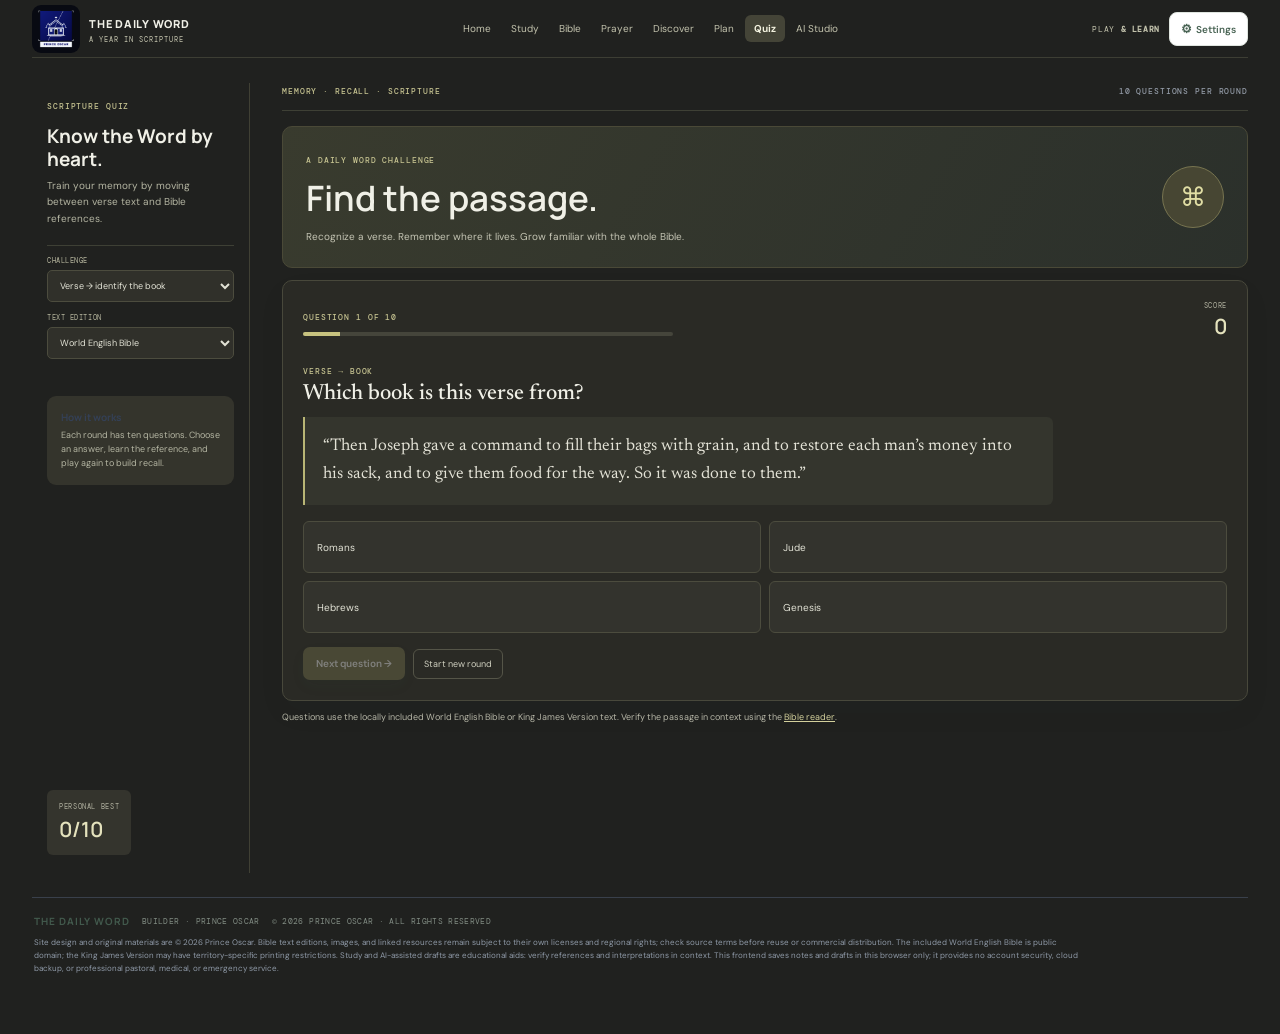
<file: game.html>
<!doctype html><html lang="en"><head><meta charset="utf-8"><meta name="viewport" content="width=device-width,initial-scale=1"><title>The Daily Word | Scripture Quiz</title><link href="https://fonts.googleapis.com/css2?family=DM+Mono:wght@400;500&family=DM+Sans:wght@400;500;600;700&family=Manrope:wght@500;600;700;800&family=Newsreader:opsz,wght@6..72,400;6..72,500;6..72,600&display=swap" rel="stylesheet"><link rel="stylesheet" href="app.css"><link rel="stylesheet" href="daily-word-theme.css"><link rel="stylesheet" href="game.css"></head><body class="workspace-page game-page"><div class="site"><header class="header"><a class="brand" href="index.html"><img class="brandmark" src="assets/my-logo.png" alt="Prince Oscar logo"><span><b>THE DAILY WORD</b><small>A YEAR IN SCRIPTURE</small></span></a><nav class="nav" aria-label="Main navigation"><a href="index.html">Home</a><a href="study.html">Study</a><a href="bible.html">Bible</a><a href="prayer.html">Prayer</a><a href="discover.html">Discover</a><a href="plan.html">Plan</a><a href="game.html">Quiz</a><a href="assistant.html">AI Studio</a></nav><div class="header-right"><span class="counter">PLAY <b>& LEARN</b></span></div></header><main class="workspace"><aside class="workspace-rail"><div class="rail-label">SCRIPTURE QUIZ</div><h2>Know the Word by heart.</h2><p>Train your memory by moving between verse text and Bible references.</p><hr><label class="quiz-label" for="quizMode">CHALLENGE</label><select id="quizMode" class="quiz-select"><option value="verse-book">Verse → identify the book</option><option value="reference-verse">Reference → identify the verse</option></select><label class="quiz-label" for="quizVersion">TEXT EDITION</label><select id="quizVersion" class="quiz-select"><option value="WEB">World English Bible</option><option value="KJV">King James Version</option></select><div class="rail-note"><b>How it works</b><p>Each round has ten questions. Choose an answer, learn the reference, and play again to build recall.</p></div><div class="quiz-best"><span>PERSONAL BEST</span><b id="bestScore">—</b></div></aside><div class="workspace-main"><div class="page-eyebrow"><span>MEMORY · RECALL · SCRIPTURE</span><span>10 QUESTIONS PER ROUND</span></div><section class="game-hero"><div><span class="eyebrow">A DAILY WORD CHALLENGE</span><h1>Find the passage.</h1><p>Recognize a verse. Remember where it lives. Grow familiar with the whole Bible.</p></div><div class="game-symbol">⌘</div></section><section class="quiz-panel"><div class="quiz-status"><div><span class="eyebrow" id="roundLabel">QUESTION 1 OF 10</span><div class="quiz-progress"><i id="quizProgress"></i></div></div><div class="score-box"><small>SCORE</small><b id="scoreValue">0</b></div></div><div id="quizQuestion" class="quiz-question" aria-live="polite"><span class="eyebrow">VERSE → BOOK</span><h2>Loading a question…</h2><blockquote id="quizVerse"></blockquote></div><div id="quizChoices" class="quiz-choices"></div><div id="quizFeedback" class="quiz-feedback" aria-live="polite" hidden></div><div class="quiz-actions"><button id="nextQuestion" class="primary-button" disabled>Next question →</button><button id="newRound" class="quiet-button">Start new round</button></div><div id="roundComplete" class="round-complete" hidden><span class="eyebrow">ROUND COMPLETE</span><h2 id="roundResult">10 / 10</h2><p id="roundMessage">Keep practicing at your own pace.</p><button id="playAgain" class="primary-button">Play another round →</button></div></section><p class="quiz-source">Questions use the locally included World English Bible or King James Version text. Verify the passage in context using the <a href="bible.html">Bible reader</a>.</p></div></main></div><div class="toast" id="toast" role="status" aria-live="polite"></div><script src="assets/bible-web.js"></script><script src="app.js"></script></body></html>
</file>
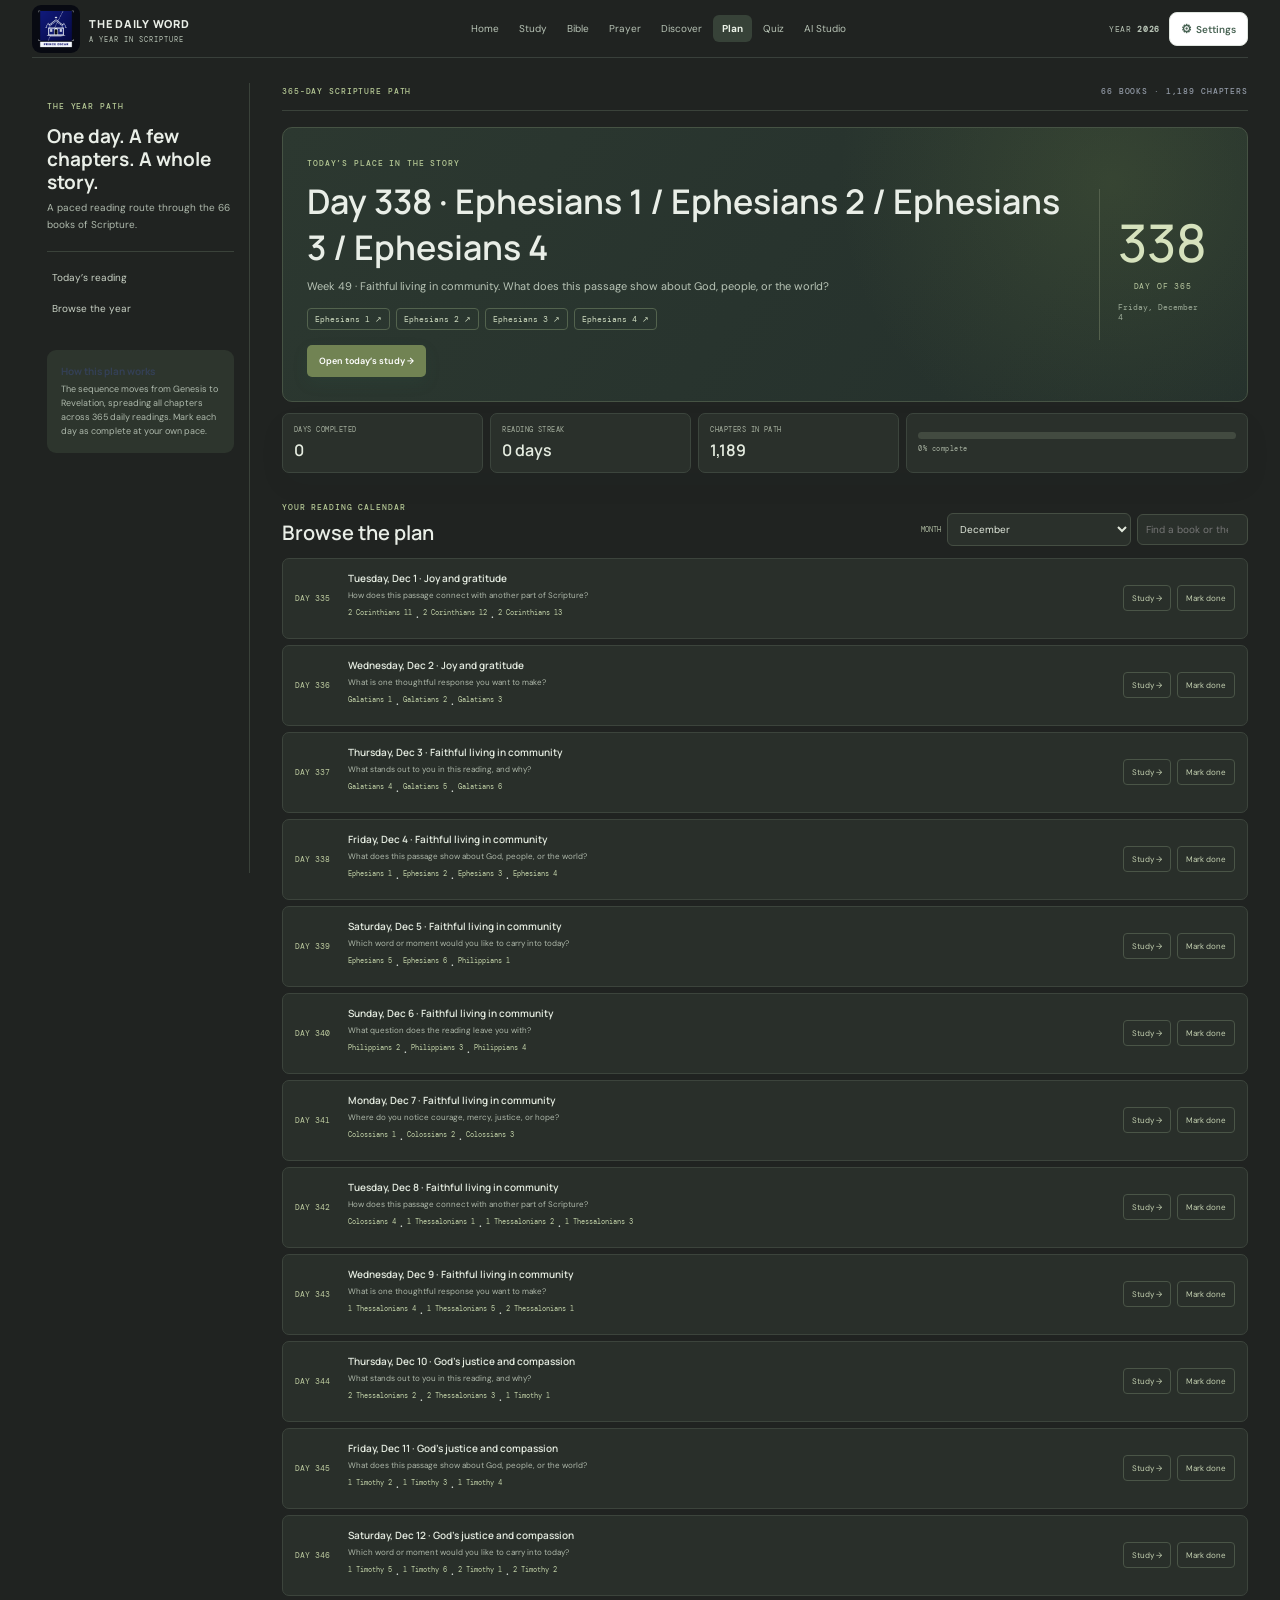
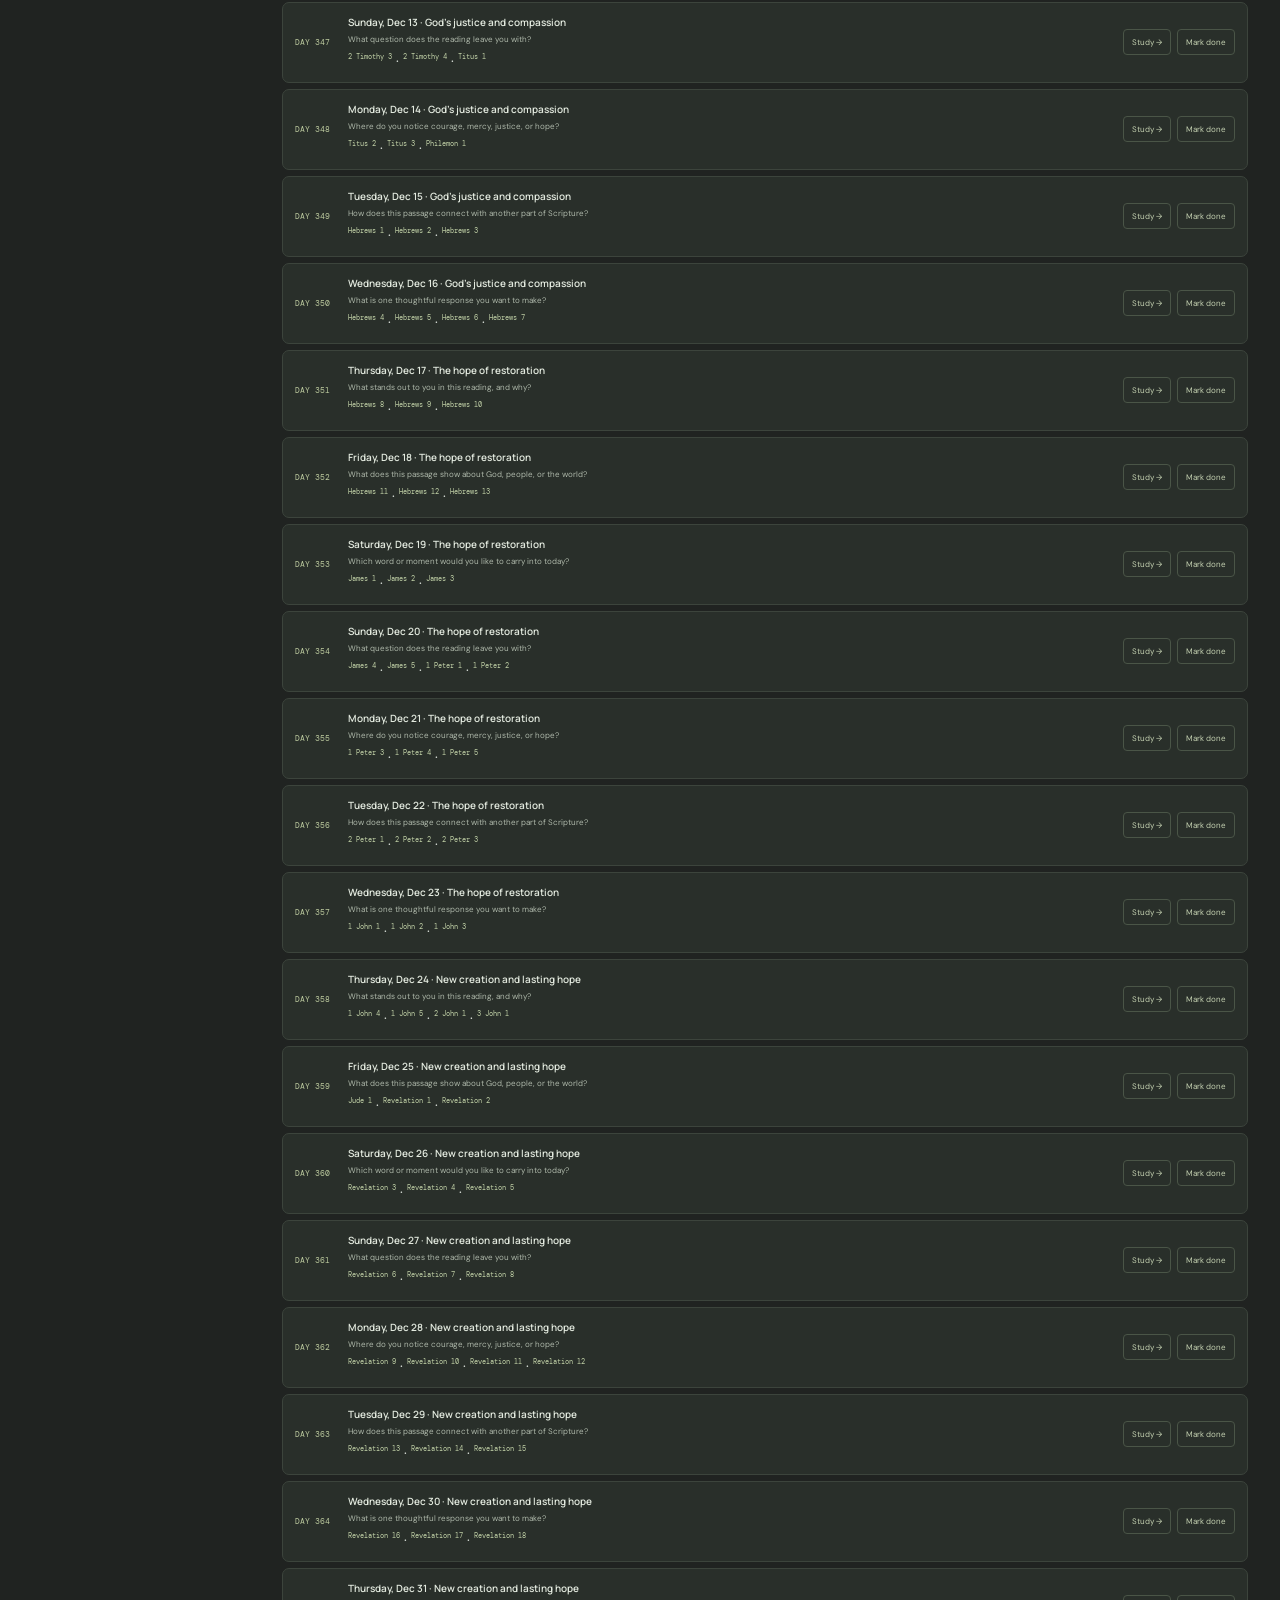
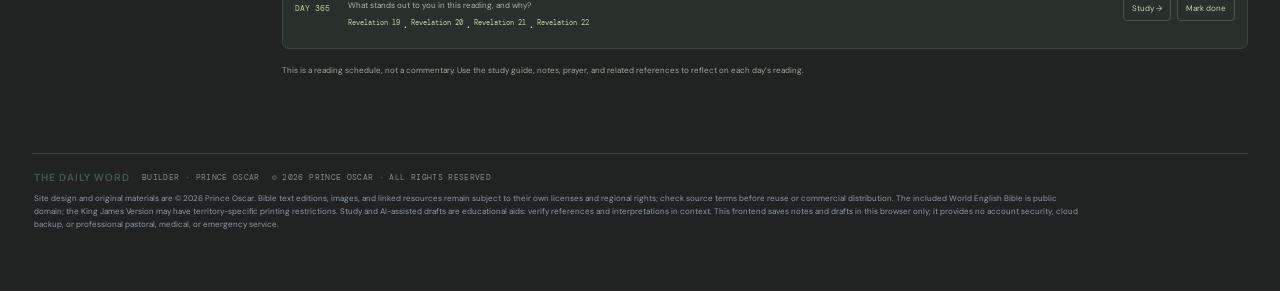
<file: plan.html>
<!doctype html><html lang="en"><head><meta charset="utf-8"><meta name="viewport" content="width=device-width,initial-scale=1"><title>The Daily Word | 365-Day Reading Path</title><link href="https://fonts.googleapis.com/css2?family=DM+Mono:wght@400;500&family=DM+Sans:wght@400;500;600;700&family=Manrope:wght@500;600;700;800&family=Newsreader:opsz,wght@6..72,400;6..72,500;6..72,600&display=swap" rel="stylesheet"><link rel="stylesheet" href="app.css"><link rel="stylesheet" href="daily-word-theme.css"><link rel="stylesheet" href="plan.css"></head><body class="workspace-page plan-page"><div class="site"><header class="header"><a class="brand" href="index.html"><img class="brandmark" src="assets/my-logo.png" alt="Prince Oscar logo"><span><b>THE DAILY WORD</b><small>A YEAR IN SCRIPTURE</small></span></a><nav class="nav" aria-label="Main navigation"><a href="index.html">Home</a><a href="study.html">Study</a><a href="bible.html">Bible</a><a href="prayer.html">Prayer</a><a href="discover.html">Discover</a><a href="plan.html">Plan</a><a href="game.html">Quiz</a><a href="assistant.html">AI Studio</a></nav><div class="header-right"><span class="counter">YEAR <b id="planYear">—</b></span></div></header><main class="workspace"><aside class="workspace-rail"><div class="rail-label">THE YEAR PATH</div><h2>One day. A few chapters. A whole story.</h2><p>A paced reading route through the 66 books of Scripture.</p><hr><a href="#todayPlan">Today’s reading</a><a href="#calendar">Browse the year</a><div class="rail-note"><b>How this plan works</b><p>The sequence moves from Genesis to Revelation, spreading all chapters across 365 daily readings. Mark each day as complete at your own pace.</p></div></aside><div class="workspace-main"><div class="page-eyebrow"><span>365-DAY SCRIPTURE PATH</span><span>66 BOOKS · <span id="chapterTotal">—</span> CHAPTERS</span></div><section class="plan-hero" id="todayPlan"><div><span class="eyebrow">TODAY’S PLACE IN THE STORY</span><h1 id="todayPlanTitle">A year in the Word</h1><p id="todayPlanFocus">Loading today’s reading…</p><div id="todayReferences" class="today-references"></div><a id="todayStudy" class="plan-primary" href="study.html">Open today’s study →</a></div><div class="plan-hero-side"><strong id="todayNumber">—</strong><span>DAY OF 365</span><small id="todayDate"></small></div></section><section class="plan-stats"><div><span>DAYS COMPLETED</span><b id="completedCount">0</b></div><div><span>READING STREAK</span><b id="streakCount">0 days</b></div><div><span>CHAPTERS IN PATH</span><b>1,189</b></div><div class="plan-progress"><div class="bar"><i id="planProgressBar"></i></div><small id="planProgressLabel">0% complete</small></div></section><section id="calendar" class="calendar-section"><div class="calendar-heading"><div><span class="eyebrow">YOUR READING CALENDAR</span><h2>Browse the plan</h2></div><div class="calendar-tools"><label for="monthPicker">MONTH</label><select id="monthPicker" class="control"></select><input id="planSearch" class="control" type="search" placeholder="Find a book or theme…" aria-label="Search reading plan"></div></div><div id="planList" class="plan-list"></div><p id="planEmpty" class="empty-state" hidden>No days match this search.</p></section><p class="plan-disclaimer">This is a reading schedule, not a commentary. Use the study guide, notes, prayer, and related references to reflect on each day’s reading.</p></div></main></div><div class="toast" id="toast" role="status" aria-live="polite"></div><script src="assets/year-plan.js"></script><script src="app.js"></script></body></html>
</file>
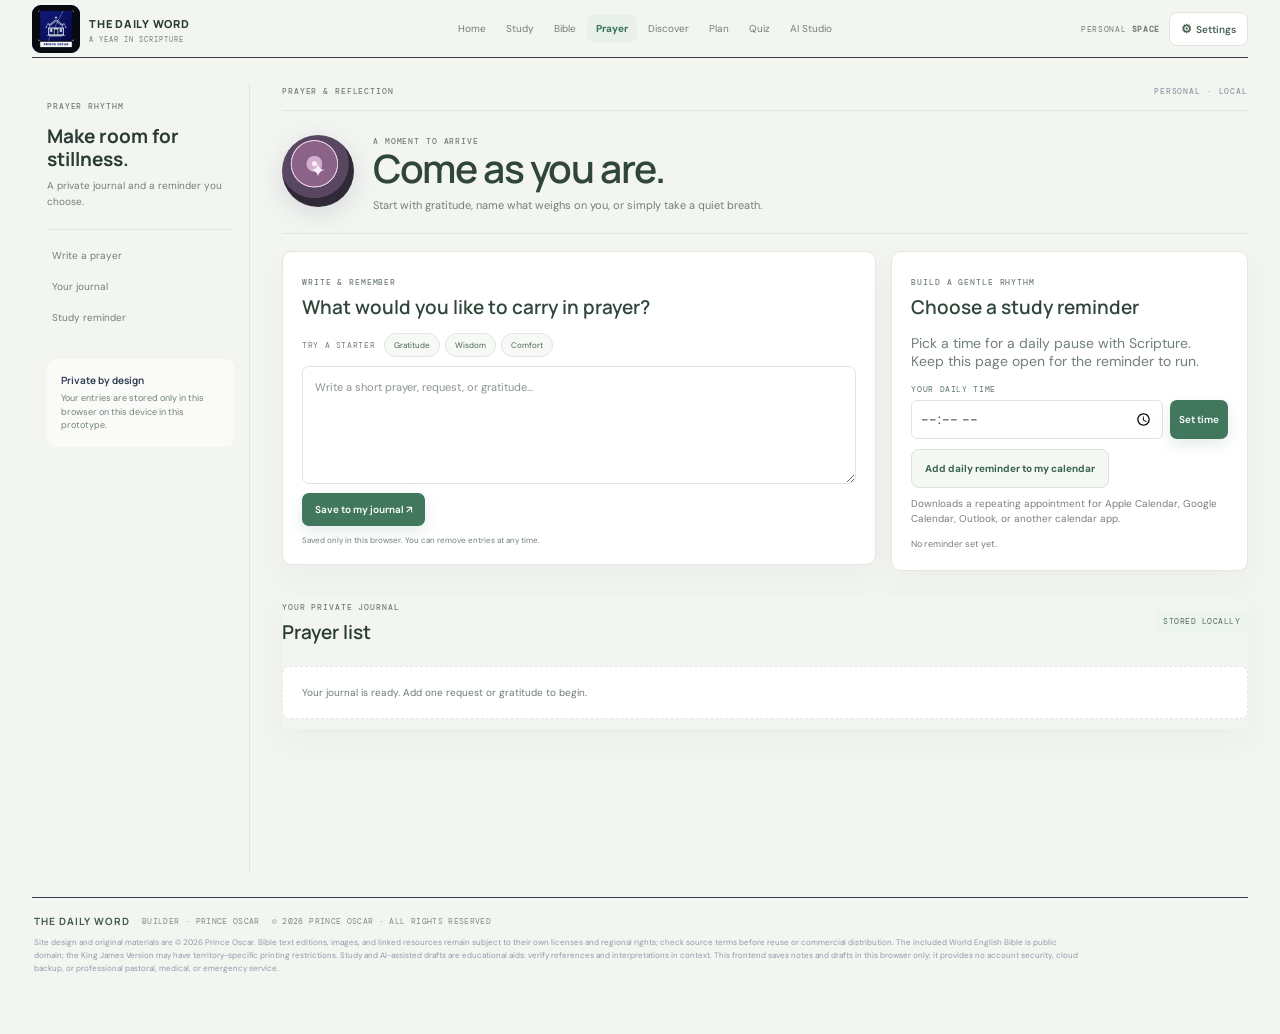
<file: prayer.html>
<!doctype html><html lang="en"><head><meta charset="utf-8"><meta name="viewport" content="width=device-width,initial-scale=1"><title>The Daily Word | Prayer</title><link href="https://fonts.googleapis.com/css2?family=DM+Mono:wght@400;500&family=DM+Sans:wght@400;500;600;700&family=Manrope:wght@500;600;700;800&family=Newsreader:opsz,wght@6..72,400;6..72,500;6..72,600&display=swap" rel="stylesheet"><link rel="stylesheet" href="app.css"><link rel="stylesheet" href="daily-word-theme.css"><link rel="stylesheet" href="prayer.css"></head><body class="workspace-page prayer-page"><div class="site"><header class="header"><a class="brand" href="index.html"><img class="brandmark" src="assets/my-logo.png" alt="Prince Oscar logo"><span><b>THE DAILY WORD</b><small>A YEAR IN SCRIPTURE</small></span></a><nav class="nav" aria-label="Main navigation"><a href="index.html">Home</a><a href="study.html">Study</a><a href="bible.html">Bible</a><a href="prayer.html">Prayer</a><a href="discover.html">Discover</a><a href="plan.html">Plan</a><a href="game.html">Quiz</a><a href="assistant.html">AI Studio</a></nav><div class="header-right"><span class="counter">PERSONAL <b>SPACE</b></span></div></header><main class="workspace"><aside class="workspace-rail"><div class="rail-label">PRAYER RHYTHM</div><h2>Make room for stillness.</h2><p>A private journal and a reminder you choose.</p><hr><a href="#write">Write a prayer</a><a href="#journal">Your journal</a><a href="#reminder">Study reminder</a><div class="rail-note"><b>Private by design</b><p>Your entries are stored only in this browser on this device in this prototype.</p></div></aside><div class="workspace-main"><div class="page-eyebrow"><span>PRAYER & REFLECTION</span><span>PERSONAL · LOCAL</span></div><section class="prayer-opening"><div class="prayer-orbit"><span>✦</span></div><div><span class="eyebrow">A MOMENT TO ARRIVE</span><h1>Come as you are.</h1><p>Start with gratitude, name what weighs on you, or simply take a quiet breath.</p></div></section><div class="prayer-layout"><section id="write" class="prayer-compose"><div class="section-heading"><div><span class="eyebrow">WRITE & REMEMBER</span><h2>What would you like to carry in prayer?</h2></div></div><div class="prompt-strip"><span>TRY A STARTER</span><button data-prompt-text="Today I am grateful for…">Gratitude</button><button data-prompt-text="Please give me wisdom about…">Wisdom</button><button data-prompt-text="I am asking for comfort for…">Comfort</button></div><textarea id="prayerInput" placeholder="Write a short prayer, request, or gratitude…" aria-label="New prayer entry"></textarea><button id="prayerAdd" class="primary-button">Save to my journal <span>↗</span></button><small class="quiet">Saved only in this browser. You can remove entries at any time.</small></section><aside id="reminder" class="reminder-card"><span class="eyebrow">BUILD A GENTLE RHYTHM</span><h2>Choose a study reminder</h2><p>Pick a time for a daily pause with Scripture. Keep this page open for the reminder to run.</p><label for="reminderTime">YOUR DAILY TIME</label><div class="reminder-controls"><input id="reminderTime" type="time"><button id="reminderSet" class="primary-button">Set time</button></div><p id="reminderStatus" class="reminder-status">No reminder set yet.</p></aside></div><section id="journal" class="journal-section"><div class="section-heading"><div><span class="eyebrow">YOUR PRIVATE JOURNAL</span><h2>Prayer list</h2></div><span class="count-tag">STORED LOCALLY</span></div><div id="prayerList" class="prayer-list"></div></section></div></main></div><div class="toast" id="toast" role="status" aria-live="polite"></div><script src="app.js"></script></body></html>
</file>
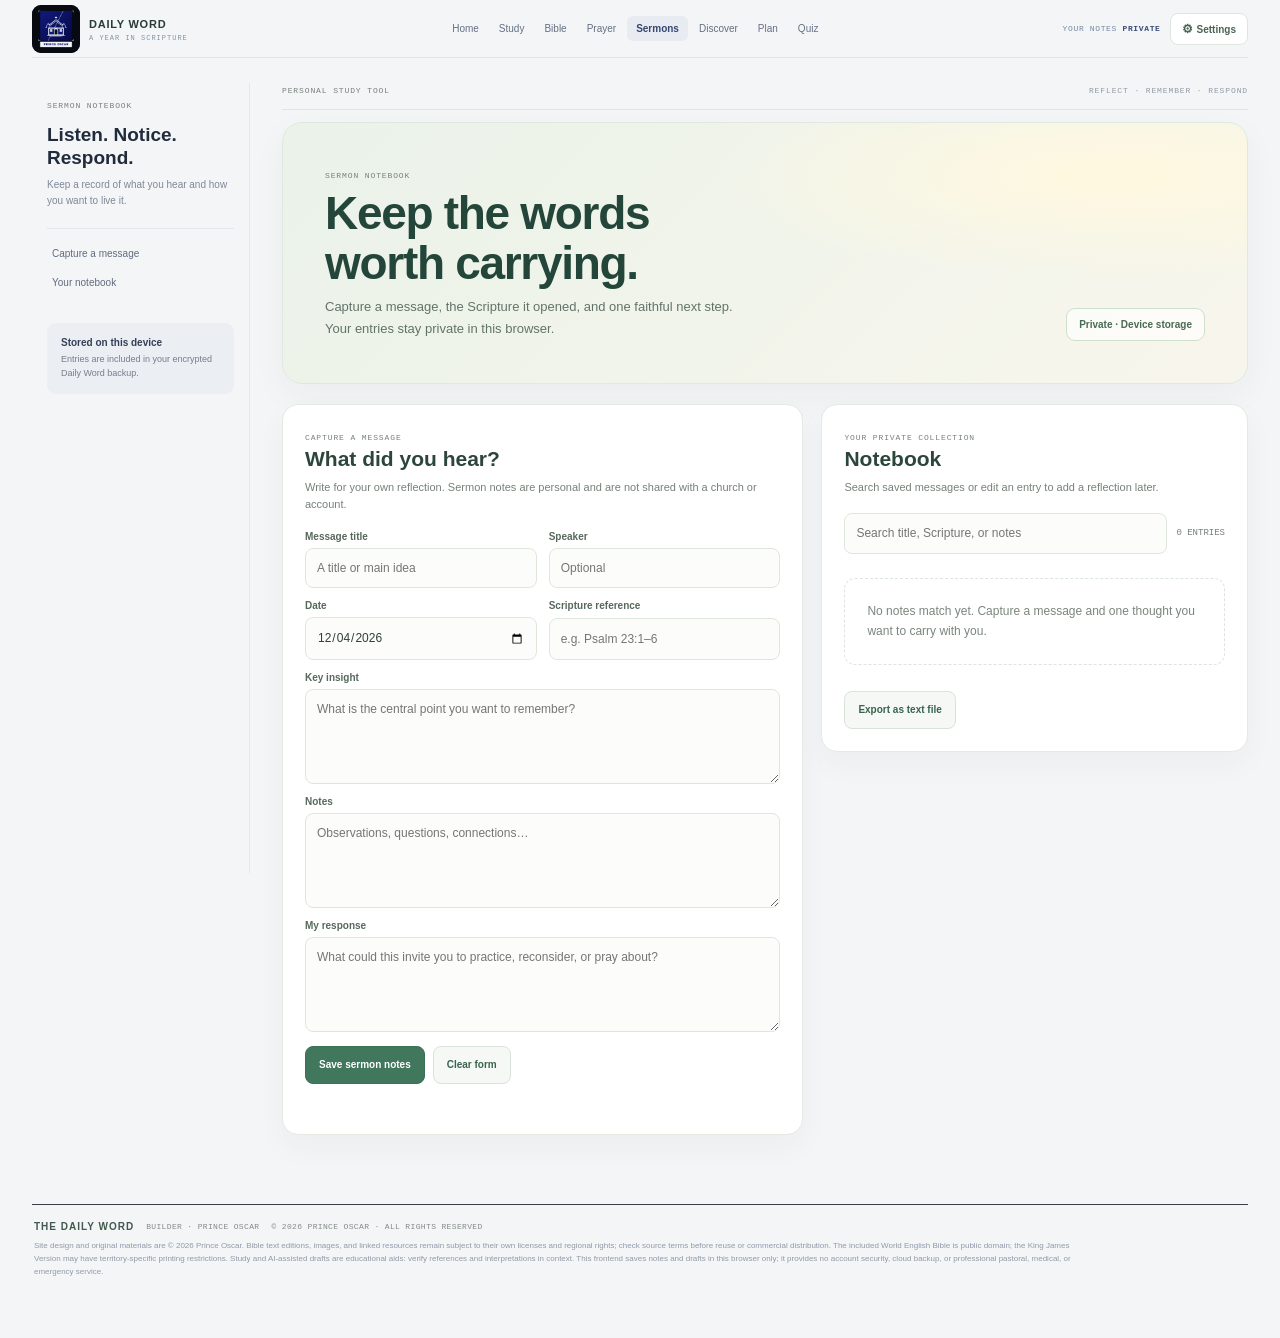
<file: sermon-notes.html>
<!doctype html>
<html lang="en">
<head>
  <meta charset="utf-8">
  <meta name="viewport" content="width=device-width, initial-scale=1">
  <meta name="description" content="A private notebook for sermon notes, Scripture references, and a thoughtful response.">
  <meta name="theme-color" content="#101722">
  <title>Daily Word — Sermon notebook</title>
  <link rel="manifest" href="manifest.webmanifest">
  <link rel="stylesheet" href="app.css">
  <link rel="stylesheet" href="daily-word-theme.css">
  <link rel="stylesheet" href="sermon-notes.css">
</head>
<body class="workspace-page sermon-page">
  <div class="site">
    <header class="header">
      <a class="brand" href="index.html"><img class="brandmark" src="assets/my-logo.png" alt=""><span><b>DAILY WORD</b><small>A YEAR IN SCRIPTURE</small></span></a>
      <nav class="nav" aria-label="Main navigation">
        <a href="index.html">Home</a><a href="study.html">Study</a><a href="bible.html">Bible</a><a href="prayer.html">Prayer</a>
        <a href="sermon-notes.html">Sermons</a><a href="discover.html">Discover</a><a href="plan.html">Plan</a><a href="game.html">Quiz</a>
      </nav>
      <div class="header-right"><span class="counter">YOUR NOTES <b>PRIVATE</b></span></div>
    </header>
    <main class="workspace">
      <aside class="workspace-rail">
        <div class="rail-label">SERMON NOTEBOOK</div><h2>Listen. Notice. Respond.</h2>
        <p>Keep a record of what you hear and how you want to live it.</p><hr>
        <a href="#capture">Capture a message</a><a href="#notebook">Your notebook</a>
        <div class="rail-note"><b>Stored on this device</b><p>Entries are included in your encrypted Daily Word backup.</p></div>
      </aside>
      <div class="workspace-main">
        <div class="page-eyebrow"><span>PERSONAL STUDY TOOL</span><span>REFLECT · REMEMBER · RESPOND</span></div>
        <section class="sermon-hero">
          <div><span class="eyebrow">SERMON NOTEBOOK</span><h1>Keep the words worth carrying.</h1><p>Capture a message, the Scripture it opened, and one faithful next step. Your entries stay private in this browser.</p></div>
          <span class="sermon-privacy">Private · Device storage</span>
        </section>
        <div class="sermon-layout">
          <section id="capture" class="sermon-form">
            <span class="eyebrow">CAPTURE A MESSAGE</span><h2>What did you hear?</h2>
            <p>Write for your own reflection. Sermon notes are personal and are not shared with a church or account.</p>
            <form id="sermonForm">
              <input id="sermonId" type="hidden">
              <div class="sermon-fields">
                <label>Message title<input name="title" maxlength="160" required placeholder="A title or main idea"></label>
                <label>Speaker<input name="speaker" maxlength="120" placeholder="Optional"></label>
                <label>Date<input name="date" type="date" required></label>
                <label>Scripture reference<input name="reference" maxlength="160" placeholder="e.g. Psalm 23:1–6"></label>
                <label class="wide">Key insight<textarea name="insight" maxlength="20000" placeholder="What is the central point you want to remember?"></textarea></label>
                <label class="wide">Notes<textarea name="notes" maxlength="20000" placeholder="Observations, questions, connections…"></textarea></label>
                <label class="wide">My response<textarea name="application" maxlength="20000" placeholder="What could this invite you to practice, reconsider, or pray about?"></textarea></label>
              </div>
              <div class="sermon-buttons"><button class="sermon-primary" id="sermonSave" type="submit">Save sermon notes</button><button type="button" id="sermonCancel">Clear form</button></div>
              <p class="sermon-status" id="sermonStatus" role="status" aria-live="polite"></p>
            </form>
          </section>
          <section id="notebook" class="sermon-library">
            <span class="eyebrow">YOUR PRIVATE COLLECTION</span><h2>Notebook</h2><p>Search saved messages or edit an entry to add a reflection later.</p>
            <div class="sermon-tools"><input id="sermonSearch" class="sermon-search" type="search" placeholder="Search title, Scripture, or notes" aria-label="Search sermon notes"><span class="sermon-count" id="sermonCount">0 ENTRIES</span></div>
            <div id="sermonList" class="sermon-list"></div>
            <div class="sermon-buttons"><button type="button" id="sermonExport">Export as text file</button></div>
          </section>
        </div>
      </div>
    </main>
  </div>
  <div class="toast" id="toast" role="status" aria-live="polite"></div>
  <script src="sermon-notes-core.js"></script>
  <script src="app.js"></script>
  <script src="sermon-notes.js"></script>
</body>
</html>
</file>
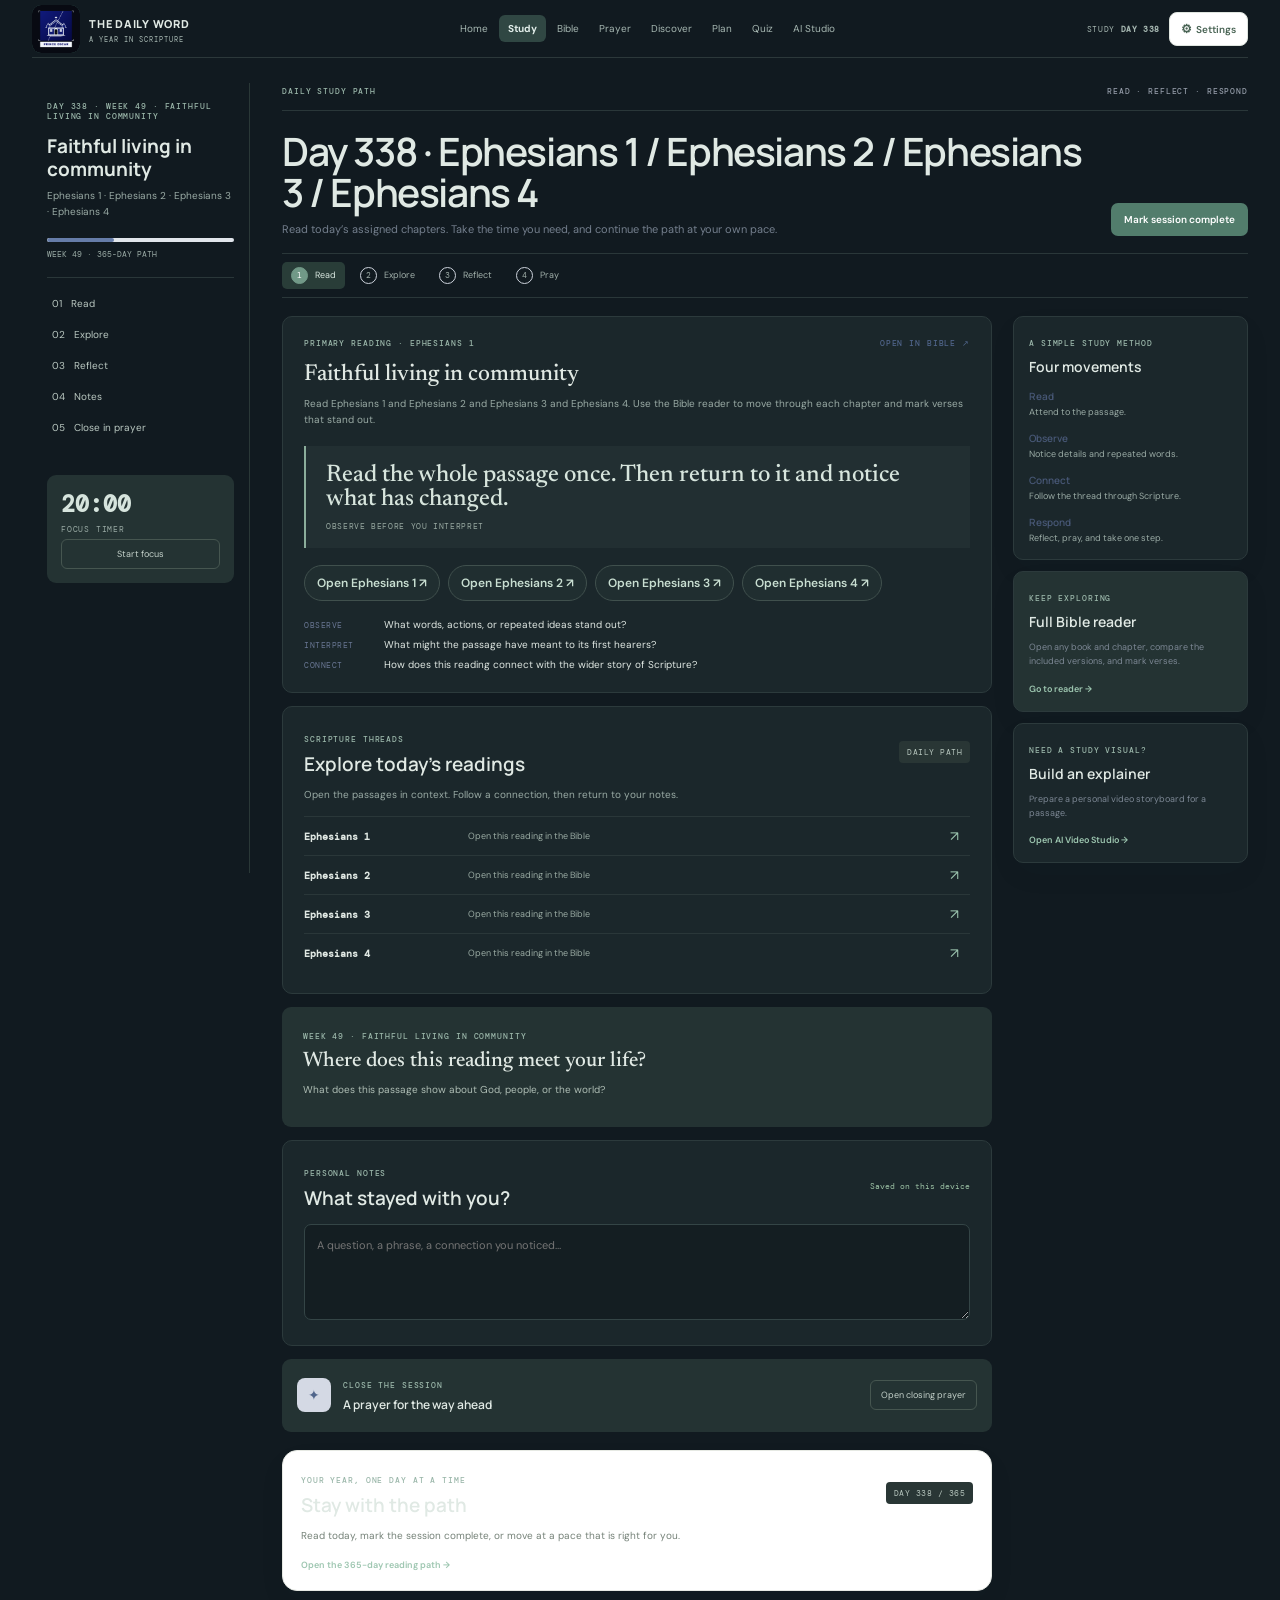
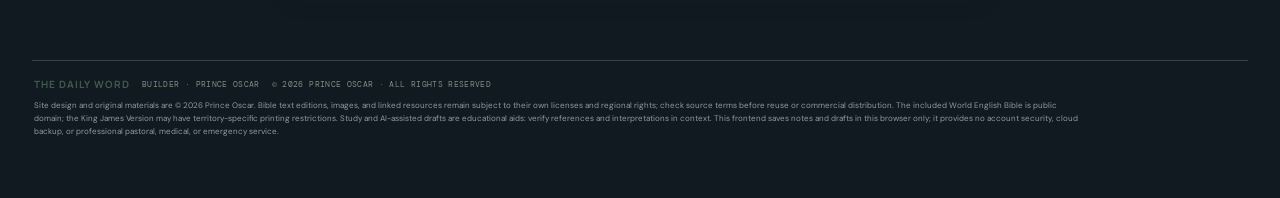
<file: study.html>
<!doctype html><html lang="en"><head><meta charset="utf-8"><meta name="viewport" content="width=device-width,initial-scale=1"><title>The Daily Word | Daily Study</title><link href="https://fonts.googleapis.com/css2?family=DM+Mono:wght@400;500&family=DM+Sans:wght@400;500;600;700&family=Manrope:wght@500;600;700;800&family=Newsreader:opsz,wght@6..72,400;6..72,500;6..72,600&display=swap" rel="stylesheet"><link rel="stylesheet" href="app.css"><link rel="stylesheet" href="daily-word-theme.css"><link rel="stylesheet" href="study.css"></head><body class="workspace-page study-page"><div class="site"><header class="header"><a class="brand" href="index.html"><img class="brandmark" src="assets/my-logo.png" alt="Prince Oscar logo"><span><b>THE DAILY WORD</b><small>A YEAR IN SCRIPTURE</small></span></a><nav class="nav" aria-label="Main navigation"><a href="index.html">Home</a><a href="study.html">Study</a><a href="bible.html">Bible</a><a href="prayer.html">Prayer</a><a href="discover.html">Discover</a><a href="plan.html">Plan</a><a href="game.html">Quiz</a><a href="assistant.html">AI Studio</a></nav><div class="header-right"><span class="counter">STUDY <b id="studyDayCounter">TODAY</b></span></div></header><main class="workspace"><aside class="workspace-rail"><div id="studyMeta" class="rail-label">TODAY · DAILY STUDY PATH</div><h2 id="railStudyTitle">Follow the reading.</h2><p id="railStudyRef">Open the Bible passage and read slowly.</p><div class="rail-progress"><i></i></div><small id="railStudyWeek">A YEAR IN SCRIPTURE</small><hr><a href="#read">01 &nbsp; Read</a><a href="#explore">02 &nbsp; Explore</a><a href="#reflect">03 &nbsp; Reflect</a><a href="#notes">04 &nbsp; Notes</a><a href="#finish">05 &nbsp; Close in prayer</a><div class="rail-timer"><span id="timerDisplay">20:00</span><small>FOCUS TIMER</small><button id="studyTimer" class="quiet-button">Start focus</button></div></aside><div class="workspace-main"><div class="page-eyebrow"><span>DAILY STUDY PATH</span><span>READ · REFLECT · RESPOND</span></div><section class="study-head"><div><h1 id="studyTitle">Today’s reading</h1><p id="studyIntro">Read with care, follow the Scripture references, and write down what you notice.</p></div><button id="complete" class="complete-button">Mark session complete</button></section><div class="step-line"><a class="step active" href="#read"><i>1</i> Read</a><a class="step" href="#explore"><i>2</i> Explore</a><a class="step" href="#reflect"><i>3</i> Reflect</a><a class="step" href="#finish"><i>4</i> Pray</a></div><div class="study-layout"><article class="study-content"><section id="read" class="reading-block"><div class="reading-meta"><span id="primaryRef">TODAY’S READING</span><a id="openBibleLink" href="bible.html">OPEN IN BIBLE ↗</a></div><h2 id="read-title">Read slowly and notice the details.</h2><p id="readingDirection" class="reading-instruction">Open the full chapter in the Bible reader, then return here to reflect.</p><blockquote><span id="studyQuote">Let the passage speak before you decide what it means.</span><cite id="quoteReference">A READING PRACTICE</cite></blockquote><div id="studyReadings" class="study-readings"></div><div class="read-questions"><span>Observe</span><p id="studyObserve">What words, actions, or repeated ideas stand out?</p><span>Interpret</span><p id="studyInterpret">What might the passage have meant to its first hearers?</p><span>Connect</span><p id="studyConnect">How does this reading connect with the wider story of Scripture?</p></div></section><section id="explore" class="related-block"><div class="section-heading"><div><span class="eyebrow">SCRIPTURE THREADS</span><h2>Explore today’s readings</h2></div><span class="count-tag" id="readingCount">DAILY PATH</span></div><p>Open the passages in context. Follow a connection, then return to your notes.</p><div class="reference-list" id="relatedReadings"></div></section><section id="reflect" class="reflection-block"><span class="eyebrow" id="weeklyLens">REFLECT · TAKE YOUR TIME</span><h2 id="reflectionTitle">Where does this reading meet your life?</h2><p id="studyPrompt">What stands out to you in today’s reading?</p></section><section id="notes" class="notes-block"><div class="notes-heading"><div><span class="eyebrow">PERSONAL NOTES</span><h2>What stayed with you?</h2></div><span id="notesStatus" class="saved-status">Saved on this device</span></div><textarea id="studyNotes" placeholder="A question, a phrase, a connection you noticed…" aria-label="Study notes"></textarea></section><section id="finish" class="closing-block"><div class="closing-icon">✦</div><div><span class="eyebrow">CLOSE THE SESSION</span><h2>A prayer for the way ahead</h2><p id="closingText" hidden>God of wisdom, help me receive what is true, carry it with humility, and live it with love. Give me courage for the next step. Amen.</p></div><button id="closePrayer" class="quiet-button">Open closing prayer</button></section><section class="panel" style="margin-top:5px"><div class="section-heading"><div><span class="eyebrow">YOUR YEAR, ONE DAY AT A TIME</span><h2>Stay with the path</h2></div><span id="studyPlanDay" class="count-tag">DAY — / 365</span></div><p>Read today, mark the session complete, or move at a pace that is right for you.</p><a class="inline-link" href="plan.html">Open the 365-day reading path →</a></section></article><aside class="study-aside"><div class="aside-card"><span class="eyebrow">A SIMPLE STUDY METHOD</span><h3>Four movements</h3><ol><li><b>Read</b><span>Attend to the passage.</span></li><li><b>Observe</b><span>Notice details and repeated words.</span></li><li><b>Connect</b><span>Follow the thread through Scripture.</span></li><li><b>Respond</b><span>Reflect, pray, and take one step.</span></li></ol></div><div class="aside-card scripture-card"><span class="eyebrow">KEEP EXPLORING</span><h3>Full Bible reader</h3><p>Open any book and chapter, compare the included versions, and mark verses.</p><a class="inline-link" href="bible.html">Go to reader →</a></div><div class="aside-card"><span class="eyebrow">NEED A STUDY VISUAL?</span><h3>Build an explainer</h3><p>Prepare a personal video storyboard for a passage.</p><a class="inline-link" href="assistant.html">Open AI Video Studio →</a></div></aside></div></div></main></div><div class="toast" id="toast" role="status" aria-live="polite"></div><script src="assets/year-plan.js"></script><script src="app.js"></script></body></html>
</file>
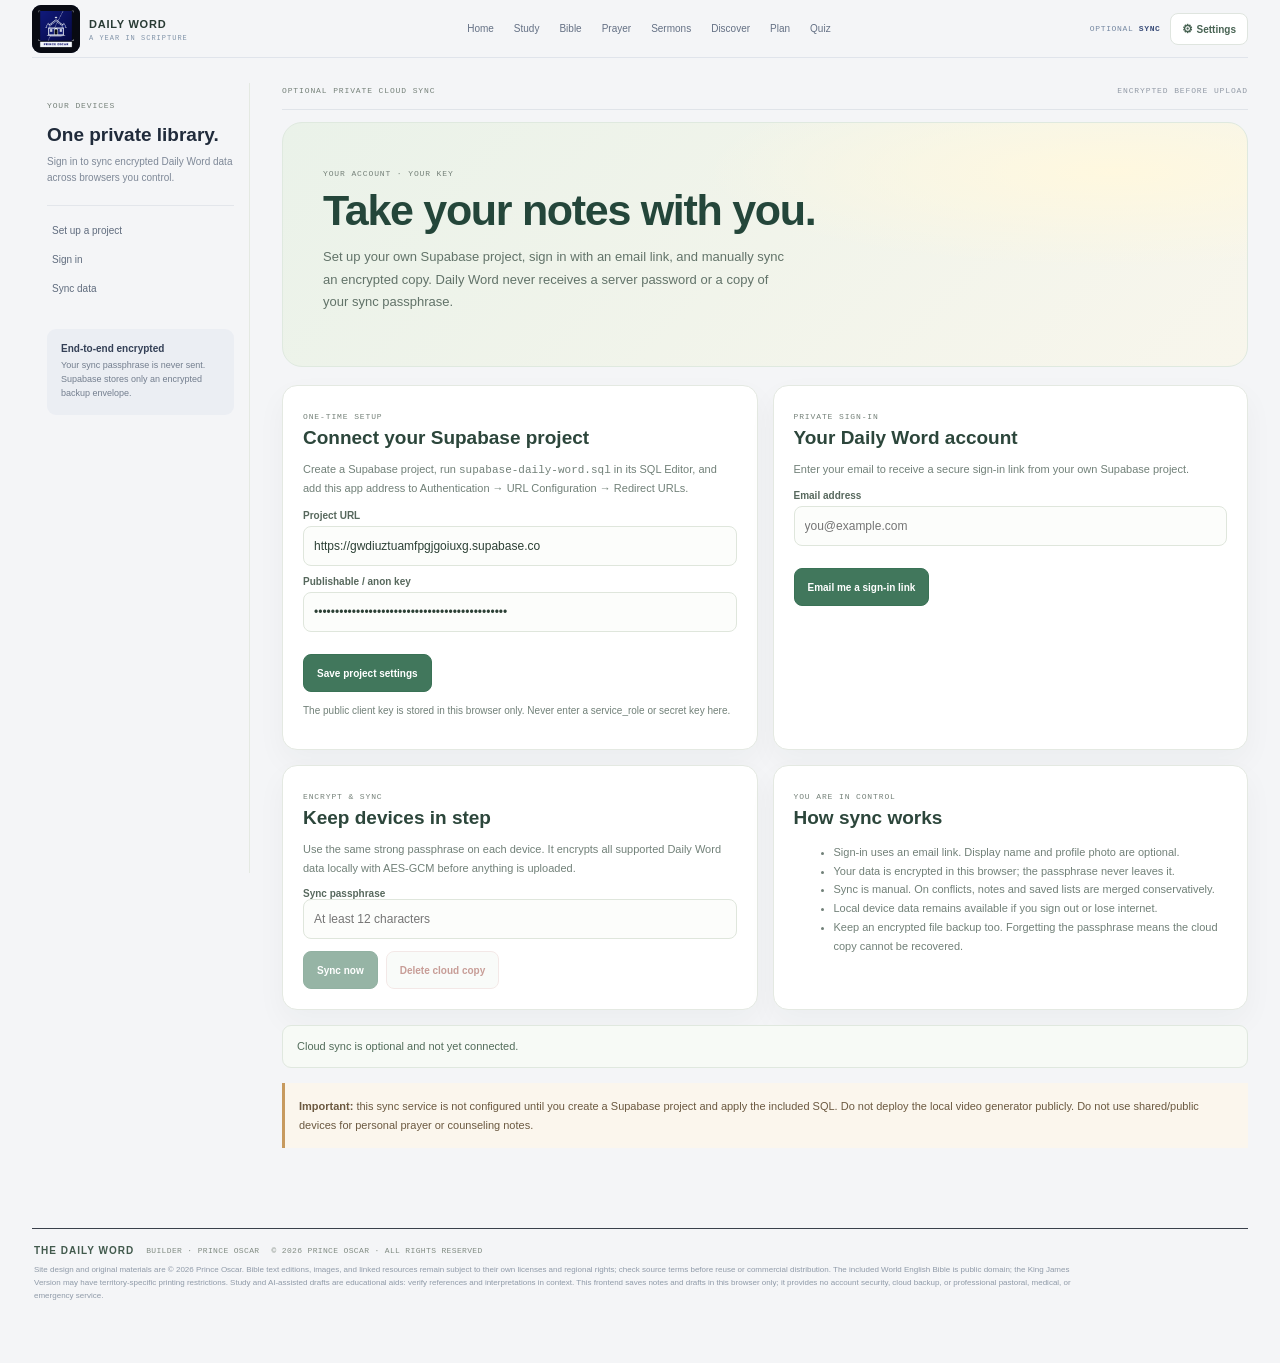
<file: sync.html>
<!doctype html>
<html lang="en">
<head>
  <meta charset="utf-8">
  <meta name="viewport" content="width=device-width, initial-scale=1">
  <meta name="description" content="Optional, end-to-end encrypted Daily Word sync between your devices.">
  <meta name="theme-color" content="#101722">
  <title>Daily Word — Encrypted cloud sync</title>
  <link rel="manifest" href="manifest.webmanifest">
  <link rel="stylesheet" href="app.css">
  <link rel="stylesheet" href="daily-word-theme.css">
  <link rel="stylesheet" href="cloud-sync.css">
</head>
<body class="workspace-page sync-page">
  <div class="site">
    <header class="header">
      <a class="brand" href="index.html"><img class="brandmark" src="assets/my-logo.png" alt=""><span><b>DAILY WORD</b><small>A YEAR IN SCRIPTURE</small></span></a>
      <nav class="nav" aria-label="Main navigation">
        <a href="index.html">Home</a><a href="study.html">Study</a><a href="bible.html">Bible</a><a href="prayer.html">Prayer</a>
        <a href="sermon-notes.html">Sermons</a><a href="discover.html">Discover</a><a href="plan.html">Plan</a><a href="game.html">Quiz</a>
      </nav>
      <div class="header-right"><span class="counter">OPTIONAL <b>SYNC</b></span></div>
    </header>
    <main class="workspace">
      <aside class="workspace-rail">
        <div class="rail-label">YOUR DEVICES</div><h2>One private library.</h2>
        <p>Sign in to sync encrypted Daily Word data across browsers you control.</p><hr>
        <a href="#setup">Set up a project</a><a href="#account">Sign in</a><a href="#sync">Sync data</a>
        <div class="rail-note"><b>End-to-end encrypted</b><p>Your sync passphrase is never sent. Supabase stores only an encrypted backup envelope.</p></div>
      </aside>
      <div class="workspace-main">
        <div class="page-eyebrow"><span>OPTIONAL PRIVATE CLOUD SYNC</span><span>ENCRYPTED BEFORE UPLOAD</span></div>
        <section class="sync-hero">
          <span class="eyebrow">YOUR ACCOUNT · YOUR KEY</span><h1>Take your notes with you.</h1>
          <p>Set up your own Supabase project, sign in with an email link, and manually sync an encrypted copy. Daily Word never receives a server password or a copy of your sync passphrase.</p>
        </section>
        <div class="sync-grid">
          <section id="setup" class="sync-card">
            <span class="eyebrow">ONE-TIME SETUP</span><h2>Connect your Supabase project</h2>
            <p>Create a Supabase project, run <code>supabase-daily-word.sql</code> in its SQL Editor, and add this app address to Authentication → URL Configuration → Redirect URLs.</p>
            <form id="cloudConfigForm">
              <label>Project URL<input name="projectUrl" type="url" autocomplete="url" placeholder="https://your-project.supabase.co" required></label>
              <label>Publishable / anon key<input name="anonKey" type="password" autocomplete="off" placeholder="Public client key · never service_role" required></label>
              <div class="sync-actions"><button class="sync-primary" type="submit">Save project settings</button></div>
            </form>
            <p class="sync-private-note">The public client key is stored in this browser only. Never enter a service_role or secret key here.</p>
          </section>
          <section id="account" class="sync-card">
            <span class="eyebrow">PRIVATE SIGN-IN</span><h2>Your Daily Word account</h2>
            <div id="cloudSignedOut">
              <p>Enter your email to receive a secure sign-in link from your own Supabase project.</p>
              <form id="cloudEmailForm">
                <label>Email address<input name="email" type="email" autocomplete="email" maxlength="254" required placeholder="you@example.com"></label>
                <div class="sync-actions"><button id="cloudEmailSubmit" class="sync-primary" type="submit">Email me a sign-in link</button></div>
              </form>
            </div>
            <div id="cloudSignedIn" hidden>
              <div class="profile-summary"><img id="cloudAvatar" alt="Your profile image" hidden><video id="cloudProfileVideo" controls playsinline preload="metadata" aria-label="Your profile video" hidden></video><span id="cloudAvatarFallback" aria-hidden="true">DW</span><span class="profile-identity"><strong id="cloudDisplayName">Daily Word member</strong><small id="cloudUser"></small></span></div>
              <p>Your profile is optional. Your name and photo are attached to this account and stored in your Supabase project.</p>
              <p class="profile-private-label"><b>Private profile:</b> only you can view this information in Daily Word.</p>
              <form id="cloudProfileForm" class="profile-form">
                <label>Display name<input id="cloudProfileName" name="displayName" maxlength="80" autocomplete="name" placeholder="How should Daily Word address you?"></label>
                <label>Country or region<input id="cloudProfileRegion" name="region" maxlength="100" autocomplete="country-name" placeholder="Optional"></label>
                <label>About me<textarea id="cloudProfileAbout" name="about" maxlength="500" rows="3" placeholder="Share a little about yourself, if you wish."></textarea></label>
                <label>Profile image or video<input id="cloudProfilePhoto" name="photo" type="file" accept="image/*,video/mp4,video/webm,video/quicktime"></label>
                <small class="photo-hint">Choose an image or MP4, WebM, or QuickTime video. Images are resized on this device; videos are uploaded privately up to 50 MB. The subject matter is your choice.</small>
                <div class="sync-actions"><button class="sync-primary" type="submit" id="cloudProfileSave">Save profile</button><button type="button" id="cloudPhotoRemove">Remove photo</button></div>
              </form>
              <p class="profile-status" id="cloudProfileStatus" role="status" aria-live="polite"></p>
              <p class="sync-private-note">Your sign-in email is managed by Supabase. You do not need to share photos or personal details in this chat.</p>
              <div class="sync-actions"><button type="button" id="cloudSignOut">Sign out</button></div>
            </div>
          </section>
          <section id="sync" class="sync-card">
            <span class="eyebrow">ENCRYPT & SYNC</span><h2>Keep devices in step</h2>
            <p>Use the same strong passphrase on each device. It encrypts all supported Daily Word data locally with AES-GCM before anything is uploaded.</p>
            <label for="cloudPassphrase">Sync passphrase</label>
            <input id="cloudPassphrase" type="password" minlength="12" maxlength="1024" autocomplete="new-password" placeholder="At least 12 characters">
            <div class="sync-actions"><button type="button" class="sync-primary" id="cloudSyncNow">Sync now</button><button type="button" class="sync-danger" id="cloudDelete">Delete cloud copy</button></div>
          </section>
          <section class="sync-card">
            <span class="eyebrow">YOU ARE IN CONTROL</span><h2>How sync works</h2>
            <ul>
              <li>Sign-in uses an email link. Display name and profile photo are optional.</li>
              <li>Your data is encrypted in this browser; the passphrase never leaves it.</li>
              <li>Sync is manual. On conflicts, notes and saved lists are merged conservatively.</li>
              <li>Local device data remains available if you sign out or lose internet.</li>
              <li>Keep an encrypted file backup too. Forgetting the passphrase means the cloud copy cannot be recovered.</li>
            </ul>
          </section>
          <p id="cloudStatus" class="sync-status" role="status" aria-live="polite">Cloud sync is optional and not yet connected.</p>
        </div>
        <p class="sync-warning"><b>Important:</b> this sync service is not configured until you create a Supabase project and apply the included SQL. Do not deploy the local video generator publicly. Do not use shared/public devices for personal prayer or counseling notes.</p>
      </div>
    </main>
  </div>
  <script src="data-protection.js"></script>
  <script src="app.js"></script>
  <script src="cloud-sync-core.js"></script>
  <script src="cloud-sync.js"></script>
</body>
</html>
</file>
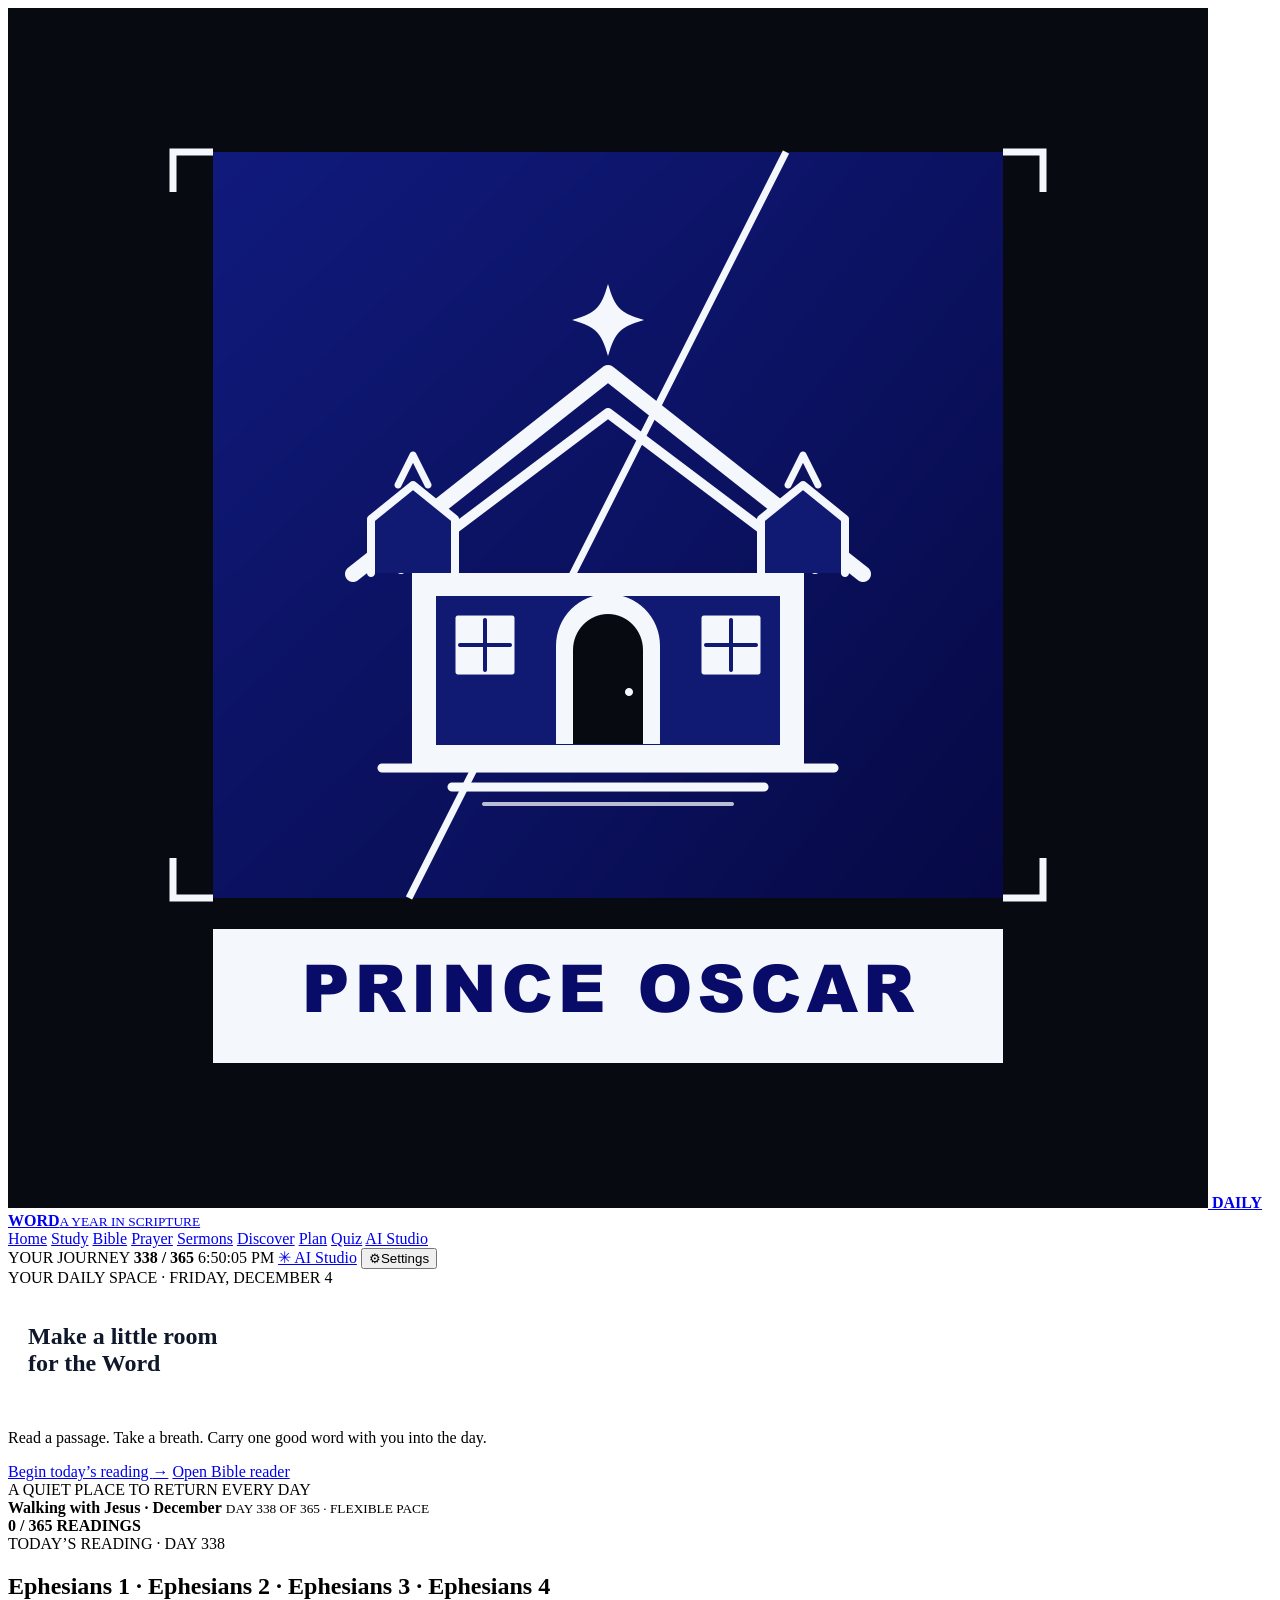
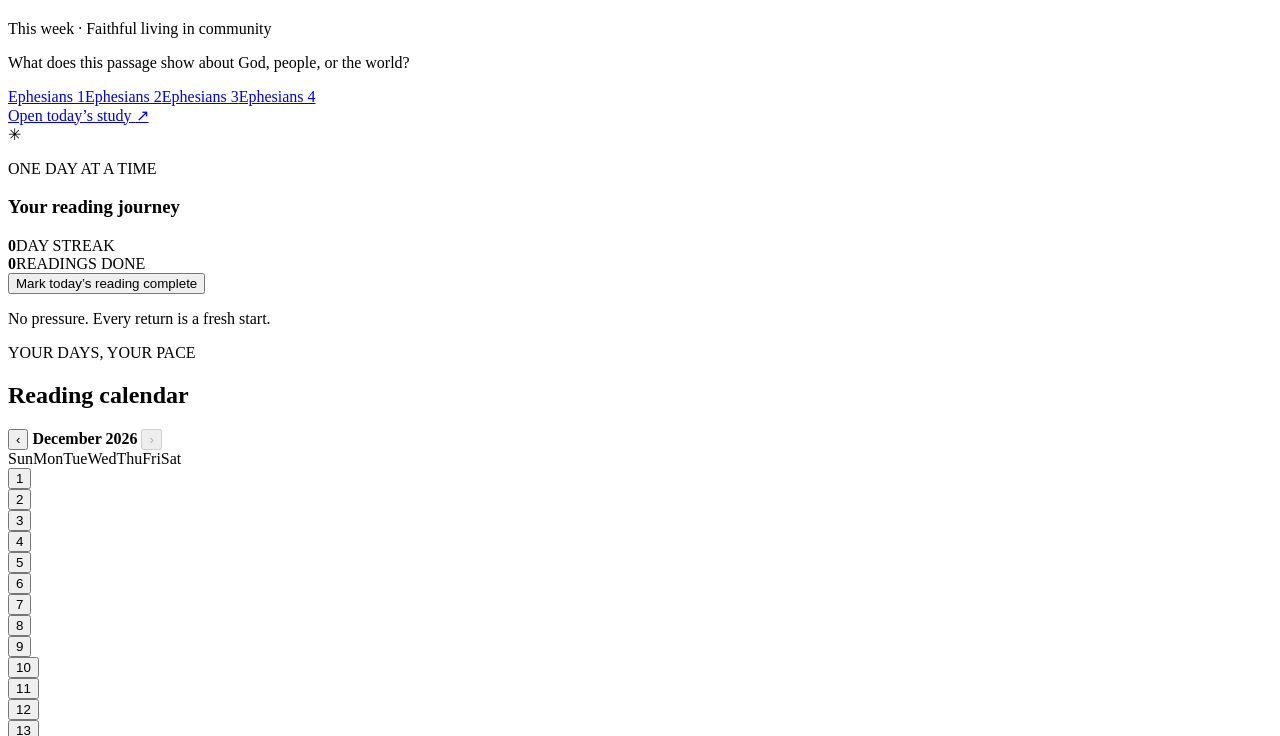
<file: the-daily-word-reimagined.html>
<!doctype html>
<html lang="en">
<head>
  <meta charset="utf-8">
  <meta name="viewport" content="width=device-width, initial-scale=1">
  <meta http-equiv="refresh" content="0; url=index.html">
  <link rel="canonical" href="index.html">
  <title>Daily Word</title>
</head>
<body>
  <main>
    <p>Opening Daily Word. <a href="index.html">Continue to the home page</a>.</p>
  </main>
</body>
</html>
</file>
<file: app.css>
:root{--blue:#286bd6;--navy:#173b70;--ink:#183354;--muted:#7386a0;--line:#dce6f2;--paper:#f2f6fc;--white:#fff;--mono:'DM Mono',monospace;--sans:'DM Sans',sans-serif;--display:'Manrope',sans-serif;--serif:'Newsreader',serif}*{box-sizing:border-box}body{margin:0;background:var(--paper);color:var(--ink);font:14px var(--sans)}.home-page{background:#9bc9ef}.home-page:before{content:"";position:fixed;inset:0;z-index:0;pointer-events:none;background:linear-gradient(90deg,#7db8eb55 0%,#a9d4f05c 56%,#78b3e26b 100%),linear-gradient(180deg,#b6dcf355 0%,#7eafe455 100%),url("assets/quiet-morning.svg") center/cover no-repeat}.site{position:relative;z-index:1;max-width:1380px;margin:auto;padding:0 26px 60px;min-height:100vh}.header{height:68px;display:flex;align-items:center;justify-content:space-between;gap:17px;border-bottom:1px solid #d7e2f0}.home-page .header{border-color:#ffffff35}.brand{display:flex;align-items:center;gap:9px;min-width:195px;text-decoration:none;color:var(--ink)}.home-page .brand{color:#fff}.brandmark{width:35px;height:35px;display:grid;place-items:center;background:#173b70;color:white;border-radius:11px;font-size:17px}.brand b{font:800 13px var(--display)}.brand small{display:block;font:8px var(--mono);letter-spacing:1px;color:#8294a9;margin-top:3px}.home-page .brand small{color:#e0eaff}.nav{display:flex;gap:3px}.nav a{padding:9px 11px;border-radius:8px;color:#61758f;text-decoration:none;font-size:10px}.nav a:hover,.nav a.active{background:#e5effc;color:var(--blue);font-weight:700}.home-page .nav a{color:#dce8f9}.home-page .nav a:hover,.home-page .nav a.active{background:#ffffff27;color:white}.header-right{display:flex;align-items:center;gap:9px}.counter{font:9px var(--mono);color:#7588a2}.counter b{color:var(--blue)}.home-page .counter{color:#d8e6fb}.home-page .counter b{color:#a8d0ff}.btn,.ask-link{border:0;border-radius:8px;background:var(--blue);color:white;padding:10px 13px;font-size:10px;font-weight:700;text-decoration:none;cursor:pointer}.ask-link{box-shadow:0 5px 15px #2166cf30}.page{max-width:1160px;margin:auto;padding-top:28px}.kicker{font:9px var(--mono);letter-spacing:1.2px;text-transform:uppercase;color:#4c78b3}.page h1{font:700 clamp(29px,4vw,43px)/1.08 var(--display);letter-spacing:-1.4px;color:#19385f;margin:8px 0}.lead{font-size:11px;color:var(--muted);line-height:1.7;max-width:690px;margin:0}.home-page .kicker{color:#cde1ff}.home-page .page h1{color:#fff}.home-page .lead{color:#e4ecfa}.home-hero{min-height:420px;margin:20px 0;border-radius:21px;padding:36px;display:flex;align-items:center;background:linear-gradient(90deg,#5b9bd533,#5b9bd533 55%,#163d6c60);position:relative;overflow:hidden;box-shadow:inset 0 0 70px #081c3738}.home-hero:before{content:"";position:absolute;inset:0;background:radial-gradient(circle at 28% 40%,#fff2,transparent 38%),radial-gradient(circle at 80% 30%,#82baff22,transparent 37%)}.home-copy{position:relative;z-index:1;max-width:530px;margin-left:auto}.home-copy h1{font-size:clamp(36px,5vw,56px);line-height:1.02}.home-actions{display:flex;gap:10px;margin-top:18px;align-items:center}.lightlink{padding:10px 12px;background:#ffffff24;border-radius:8px;text-decoration:none;color:white;font-size:10px}.home-note{position:absolute;bottom:13px;left:17px;font:7px var(--mono);color:#f0f4ffab}.launches{display:grid;grid-template-columns:repeat(3,1fr);gap:11px;margin-top:14px}.launch{display:flex;align-items:center;gap:11px;min-height:83px;padding:14px;background:#ffffffed;border:1px solid #ffffff9c;border-radius:13px;text-decoration:none;color:var(--ink);box-shadow:0 8px 20px #112c501b}.launch:hover{transform:translateY(-2px)}.launch i{width:37px;height:37px;border-radius:11px;background:#e7f0ff;color:#3376cc;display:grid;place-items:center;font-style:normal;font-size:17px;flex:none}.launch b{display:block;font:700 10px var(--display)}.launch small{display:block;font-size:8px;color:#71839a;margin-top:4px}.launch em{margin-left:auto;font-style:normal;color:var(--blue)}.journey{display:flex;align-items:center;gap:14px;background:#ffffffed;border-radius:12px;padding:14px 16px;margin-top:13px}.journey b{font:700 11px var(--display);display:block}.journey small{font:8px var(--mono);color:#7d8ea5}.bar{height:7px;flex:1;background:#e1eaf7;border-radius:8px;overflow:hidden}.bar i{display:block;width:34%;height:100%;background:linear-gradient(90deg,#82b3f5,#286bd6)}.panel{background:white;border:1px solid var(--line);border-radius:15px;padding:18px;box-shadow:0 8px 24px #2145690b}.grid{display:grid;grid-template-columns:minmax(0,1.25fr) minmax(270px,.75fr);gap:13px;margin-top:19px}.section-title{display:flex;justify-content:space-between;align-items:center;margin:24px 0 11px}.section-title h2{font:700 16px var(--display);margin:0}.ref{font:9px var(--mono);color:#3474c8}.panel h2{font:600 22px var(--serif);margin:9px 0 5px}.panel p{font-size:10px;line-height:1.65;color:var(--muted)}.quote{font:500 17px/1.55 var(--serif);color:#294466;padding:14px 0;border-block:1px solid var(--line)}.quote small{display:block;font:8px var(--mono);color:#8095b0;margin-top:7px}.refs{display:grid;gap:6px}.refs a{padding:8px 0;border-bottom:1px solid #e8eef6;color:#2c5f9f;text-decoration:none;font:10px var(--mono);display:flex;gap:9px;align-items:center}.refs i{font-style:normal;width:22px;height:22px;display:grid;place-items:center;border:1px solid #c8d9ee;border-radius:50%}.photo{width:100%;height:185px;object-fit:cover;border-radius:11px;display:block;margin-top:12px}.credit{font:7px var(--mono);color:#8092a8;margin-top:5px}.flow{display:grid;grid-template-columns:.8fr 1.2fr;gap:12px;margin-top:13px}.reflect{background:#e7f0ff;border-radius:13px;padding:16px}.reflect b{font:8px var(--mono);color:#3474c8}.reflect p{font:500 16px/1.5 var(--serif);color:#1c3d68;margin:9px 0}.notes textarea,.control{width:100%;border:1px solid #dbe5f2;border-radius:8px;background:#f9fbff;padding:10px;color:#28405f;font:10px var(--sans);outline:none}.notes textarea{min-height:95px;resize:vertical}.notes textarea:focus,.control:focus{border-color:#69a0ec}.notes-head,.row{display:flex;justify-content:space-between;align-items:center;margin-bottom:8px}.notes-head b{font:700 11px var(--display)}.notes-head small,.row small{font:8px var(--mono);color:#8292a7}.text-btn{border:0;background:none;color:var(--blue);font:9px var(--mono);cursor:pointer}.prayer-callout{margin-top:12px;padding:15px;background:#e7f0ff;border-radius:13px;display:flex;align-items:center;gap:11px}.prayer-callout i{width:38px;height:38px;border-radius:12px;background:#d3e5ff;color:#3476cf;display:grid;place-items:center;font-style:normal}.prayer-callout b{font:700 10px var(--display)}.prayer-callout p{margin:4px 0 0;font-size:9px;color:#687f9d}.prayer-callout a{margin-left:auto;text-decoration:none;color:#2e70c8;font-size:9px}.reading-image{width:100%;height:215px;object-fit:cover;border-radius:12px}.toolbar{display:flex;gap:8px;margin:17px 0}.toolbar input{flex:1}.reader{max-width:800px}.prayer-banner{display:flex;align-items:center;gap:16px;padding:19px;background:linear-gradient(120deg,#163e7b,#2d73d8);color:white;border-radius:15px;margin:18px 0}.orb{width:75px;height:75px;border-radius:50%;flex:none;background:radial-gradient(circle,#f9fcff 0 4px,#8fc4ff 5px 9px,#4c88d5 10px 28px,#163c75 29px);box-shadow:0 0 0 9px #ffffff12,0 0 26px #8ac1ff5c;position:relative}.orb:before,.orb:after{content:"";position:absolute;inset:12px -10px;border:1px solid #d7e8ff99;border-radius:50%;transform:rotate(35deg)}.orb:after{transform:rotate(-35deg);inset:0 -8px}.prayer-banner h2{font:600 19px var(--display);margin:0}.prayer-banner p{color:#e3edfc;margin:6px 0 0}.formrow{display:flex;gap:8px;margin:12px 0}.formrow input{flex:1}.prayer-list{display:grid;gap:7px}.prayer-item{display:flex;gap:9px;align-items:flex-start;border:1px solid #e3ebf5;border-radius:9px;padding:11px}.prayer-item p{margin:0;flex:1;color:#2a4263}.prayer-item small{display:block;font:8px var(--mono);color:#8392a7;margin-top:4px}.prayer-item button{border:0;background:none;color:#9c6e75}.media-grid{display:grid;grid-template-columns:repeat(3,1fr);gap:12px;margin-top:18px}.media-card{background:white;border:1px solid var(--line);border-radius:13px;overflow:hidden}.media-card img{width:100%;height:145px;object-fit:cover;display:block}.media-card div{padding:12px}.media-card small{font:8px var(--mono);color:#3577cd}.media-card b{display:block;font:700 11px var(--display);margin:5px 0}.media-card p{font-size:9px;color:var(--muted);line-height:1.5}.assistant-grid{display:grid;grid-template-columns:1.2fr .8fr;gap:13px;margin-top:18px}.assistant-box{background:linear-gradient(145deg,#163e78,#286bd6);border-radius:15px;padding:20px;color:white}.assistant-box h2{font:600 22px var(--display);margin:0 0 8px}.assistant-box p{color:#e2edff}.assistant-box label{display:block;font:8px var(--mono);margin:12px 0 5px;color:#c8e0ff}.assistant-box input{width:100%;border:0;border-radius:7px;padding:10px;font-size:10px}.assistant-reply{display:none;background:#f1f7ff;color:#365c89;padding:11px;border-radius:8px;font-size:10px;line-height:1.6;margin-top:11px}.assistant-reply.show{display:block}.safety li{font-size:9px;color:#71839a;line-height:1.6;margin:7px 0}.toast{position:fixed;bottom:18px;left:50%;transform:translate(-50%,10px);opacity:0;transition:.2s;background:#183d72;color:white;border-radius:8px;padding:10px 13px;font:9px var(--mono);z-index:10}.toast.show{opacity:1;transform:translate(-50%,0)}@media(max-width:820px){.site{padding-inline:18px}.grid,.assistant-grid{grid-template-columns:1fr}.launches{grid-template-columns:1fr 1fr}.media-grid{grid-template-columns:1fr 1fr}}@media(max-width:580px){.site{padding-inline:12px}.header{height:auto;min-height:60px;flex-wrap:wrap;padding:8px 0}.brand{min-width:135px}.brand small{display:none}.nav{order:3;width:100%;justify-content:space-between}.nav a{padding:7px 6px;font-size:9px}.counter{font-size:0}.counter b{font-size:8px}.ask-link{font-size:0;padding:9px}.ask-link:after{content:'✳';font-size:13px}.page{padding-top:20px}.home-hero{min-height:450px;padding:22px;background-position:center 54%}.home-copy{margin:0}.home-copy h1{font-size:35px}.launches,.flow,.media-grid{grid-template-columns:1fr}.journey{flex-wrap:wrap}.bar{flex-basis:100%;order:3}.toolbar,.formrow{display:grid;grid-template-columns:1fr}.reading-image{height:180px}.prayer-banner{align-items:flex-start}.orb{width:62px;height:62px}}
.home-page .home-copy h1{color:#101a2b;font-family:Algerian,Georgia,serif;font-weight:900;letter-spacing:.3px;text-shadow:0 1px 10px #dbeeff9c}
.home-page .home-copy h1{display:inline-block;padding:12px 16px;border-radius:12px;background:#d9ecf5e8;box-shadow:0 10px 30px #0a2d5140;line-height:1.08;margin:12px 0}.home-page .home-copy .kicker,.home-page .home-copy .lead{color:#fff;text-shadow:0 2px 8px #06264fcf}.home-page .header{background:#102e50b8;backdrop-filter:blur(8px);padding-inline:14px;border-radius:0 0 14px 14px}.home-page .brand b,.home-page .nav a,.home-page .counter{ text-shadow:0 1px 5px #031c3ccc}.home-page .home-hero{background:linear-gradient(90deg,#153d6252,#16467550 55%,#0c2a4e9c)}
.home-page .home-copy h1{color:#102b48}.home-page .home-copy .kicker{color:#174f82;text-shadow:none}.home-page .home-copy .lead{color:#244a6c;text-shadow:none}.home-page .home-copy .home-actions .lightlink{background:#173e68;color:#fff;border:1px solid #ffffff55}

/* Non-home selection areas use a varied palette; the home remains blue. */
body:not(.home-page) .launches .launch:nth-child(4n+1){background:#f3e9ff;border-color:#e6d5f6}body:not(.home-page) .launches .launch:nth-child(4n+1) i{background:#e5d2fb;color:#7042a1}body:not(.home-page) .launches .launch:nth-child(4n+2){background:#fff0df;border-color:#f5dfc4}body:not(.home-page) .launches .launch:nth-child(4n+2) i{background:#ffe0ba;color:#a45a1d}body:not(.home-page) .launches .launch:nth-child(4n+3){background:#e4f4ed;border-color:#cfe9dd}body:not(.home-page) .launches .launch:nth-child(4n+3) i{background:#cdeadd;color:#277451}body:not(.home-page) .launches .launch:nth-child(4n+4){background:#fff0f0;border-color:#f2d9d9}body:not(.home-page) .launches .launch:nth-child(4n+4) i{background:#ffdddd;color:#a34e60}body:not(.home-page) .launches .launch{box-shadow:0 8px 20px #273a5010}body:not(.home-page) .launches .launch:hover{filter:saturate(1.08)}.scene{height:145px;position:relative;overflow:hidden;display:grid;place-items:center}.scene span{position:relative;z-index:2;display:grid;place-items:center;width:65px;height:65px;border:1px solid #ffffff9c;border-radius:50%;background:#ffffff80;color:#fff;font-size:28px;box-shadow:0 8px 28px #19264328;backdrop-filter:blur(5px)}.scene i{position:absolute;bottom:-35px;width:95px;height:120px;border-radius:50% 50% 12px 12px;background:linear-gradient(160deg,#fff9,#6f54ae);filter:drop-shadow(0 4px 10px #26304d22)}.scene i:nth-of-type(2){left:18%;transform:rotate(-9deg);background:linear-gradient(160deg,#fffc,#9676ce)}.scene i:nth-of-type(3){right:18%;transform:rotate(9deg);background:linear-gradient(160deg,#fff9,#df9c74)}.scene-worship{background:radial-gradient(ellipse at 50% 5%,#fff9,transparent 36%),linear-gradient(135deg,#7866bb,#c6a3db 52%,#eebc9a)}.scene-study{background:radial-gradient(circle at 50% 32%,#fff9,transparent 20%),linear-gradient(135deg,#79a99a,#b2d4b2 52%,#e6c797)}.scene-study span{background:#f8eddb;color:#9a7447}.scene-study i{width:150px;height:70px;bottom:-22px;border-radius:12px 12px 0 0;background:linear-gradient(90deg,#f4e4c7 49%,#fff6e3 50%);box-shadow:0 -6px 18px #293a3424}.media-card .scene,.study-art{width:100%}.study-art{height:215px;border-radius:12px;margin-top:12px}.study-art span{width:85px;height:85px;font-size:36px}
/* 2026 workspace redesign: compact navigation, clear hierarchy, and purpose-built work areas. */
.workspace-page{--accent:#536caa;--accent-soft:#eff1f8;--panel:#fff;--hair:#e4e7ec;--deep:#202c3d;background:#f4f5f7;color:#263246}.workspace-page .site{max-width:1440px;padding:0 32px 50px}.workspace-page .header{height:58px;border-bottom:1px solid #e0e4eb;gap:14px}.workspace-page .brand{min-width:176px}.workspace-page .brandmark{width:30px;height:30px;border-radius:9px;background:#313e5d}.workspace-page .brand b{font-size:11px;letter-spacing:.07em}.workspace-page .brand small{font-size:7px}.workspace-page .nav{gap:2px;align-items:center}.workspace-page .nav a{padding:7px 9px;color:#647084;font-size:10px;white-space:nowrap;border-radius:6px}.workspace-page .nav a:hover,.workspace-page .nav a.active{background:#e9ebf2;color:#35476f}.workspace-page .header-right{min-width:90px;justify-content:flex-end}.workspace-page .counter{font-size:8px;letter-spacing:.08em}.workspace-page .counter b{color:#394c78}.workspace{max-width:1300px;margin:25px auto 0;display:grid;grid-template-columns:218px minmax(0,1fr);gap:32px;align-items:start}.workspace-rail{position:sticky;top:18px;padding:18px 15px;border-right:1px solid #e0e4e9;min-height:calc(100vh - 110px);display:flex;flex-direction:column;align-items:flex-start}.rail-label,.eyebrow,.page-eyebrow,.reading-meta,.resource-type{font:500 8px var(--mono);letter-spacing:.11em;color:#727d8d}.workspace-rail h2{font:700 19px/1.2 var(--display);color:#202b3b;margin:14px 0 7px}.workspace-rail>p{color:#7e8897;font-size:10px;line-height:1.65;margin:0}.workspace-rail hr{border:0;border-top:1px solid #e3e6eb;width:100%;margin:18px 0 10px}.workspace-rail>a{width:100%;padding:9px 5px;text-decoration:none;color:#606c7e;font-size:10px;border-radius:6px}.workspace-rail>a:hover{background:#e9ecf1;color:#283956}.workspace-rail small{font:8px var(--mono);color:#9099a6}.rail-progress{height:4px;background:#e1e5eb;border-radius:9px;width:100%;margin:17px 0 7px;overflow:hidden}.rail-progress i{display:block;width:36%;height:100%;background:#667da9;border-radius:9px}.rail-timer,.rail-note{margin-top:auto;width:100%;padding:14px;background:#ebeef3;border-radius:9px;display:flex;flex-direction:column;gap:5px}.rail-timer span{font:600 23px var(--mono);color:#334361}.rail-timer small{font:8px var(--mono);letter-spacing:.1em;color:#7e8998}.rail-note{margin-top:26px}.rail-note b{font:700 10px var(--display);color:#344056}.rail-note p{font-size:9px;color:#737e8e;line-height:1.55;margin:0}.workspace-main{min-width:0;max-width:1050px;width:100%;padding-bottom:45px}.page-eyebrow{display:flex;justify-content:space-between;align-items:center;padding:3px 0 14px;border-bottom:1px solid #e0e4e9}.page-eyebrow span:last-child{color:#929aa6}.study-head{display:flex;justify-content:space-between;align-items:flex-end;gap:16px;padding:20px 0 17px}.study-head h1,.assistant-heading h1,.prayer-opening h1{font:600 clamp(27px,3.5vw,39px)/1.05 var(--display);letter-spacing:-1.4px;color:#202b3b;margin:0}.study-head p,.assistant-heading p,.prayer-opening p{font-size:11px;color:#747f8d;margin:9px 0 0}.complete-button,.primary-button{border:0;background:#33476f;color:white;border-radius:7px;padding:10px 13px;font:600 10px var(--sans);cursor:pointer;white-space:nowrap}.complete-button:hover,.primary-button:hover{background:#253658}.complete-button[aria-pressed=true]{background:#58745c}.step-line{display:flex;gap:6px;border-block:1px solid #e1e5e9;padding:8px 0;margin-bottom:18px}.step{display:flex;align-items:center;gap:7px;padding:5px 9px;text-decoration:none;color:#7b8593;font-size:9px;border-radius:5px}.step i{font:8px var(--mono);font-style:normal;width:17px;height:17px;display:grid;place-items:center;border:1px solid #cdd3dc;border-radius:50%}.step.active,.step:hover{color:#33476f;background:#e9ecf2}.step.active i{background:#33476f;color:white;border-color:#33476f}.study-layout{display:grid;grid-template-columns:minmax(0,1fr) 235px;gap:21px;align-items:start}.study-content{display:grid;gap:13px}.reading-block,.related-block,.notes-block,.aside-card,.prayer-compose,.reminder-card,.chat-panel,.prompt-panel,.scripture-reader,.discover-search-panel{background:#fff;border:1px solid #e2e6eb;border-radius:10px}.reading-block,.related-block,.notes-block{padding:21px}.reading-meta{display:flex;justify-content:space-between;gap:10px}.reading-meta a{color:#50658b;text-decoration:none}.reading-block h2{font:500 23px var(--serif);margin:15px 0 3px;color:#202c3d}.reading-instruction,.related-block>p,.reflection-block>p{font-size:10px;color:#7b8592;line-height:1.65}.reading-block blockquote{margin:17px 0;padding:17px 20px;border-left:2px solid #727fa0;background:#f5f6f8;font:500 24px var(--serif);color:#293a56}.reading-block cite{display:block;font:8px var(--mono);letter-spacing:.08em;color:#8a94a3;font-style:normal;margin-top:10px}.read-questions{display:grid;grid-template-columns:70px 1fr;gap:7px 10px;align-items:baseline;margin-top:17px}.read-questions span{font:8px var(--mono);color:#697794;text-transform:uppercase;letter-spacing:.07em}.read-questions p{font-size:10px;color:#424e5f;margin:0}.section-heading,.notes-heading{display:flex;justify-content:space-between;align-items:center;gap:10px}.section-heading h2,.notes-heading h2,.prayer-compose h2,.reminder-card h2,.journal-section h2{font:600 19px var(--display);color:#263246;margin:5px 0 0}.count-tag{font:8px var(--mono);letter-spacing:.06em;color:#7e8896;background:#f0f2f5;padding:6px 8px;border-radius:4px;white-space:nowrap}.reference-list{display:grid;margin-top:13px}.reference-list a{display:grid;grid-template-columns:155px 1fr 20px;gap:9px;align-items:center;padding:10px 0;border-top:1px solid #edf0f3;text-decoration:none;color:#33415b}.reference-list a b{font:600 10px var(--mono)}.reference-list a span{color:#818b99;font-size:9px}.reference-list a em{font-style:normal;color:#627498}.reference-list a:hover b{color:#536caa}.reflection-block{padding:18px 21px;background:#eef1f5;border-radius:9px}.reflection-block h2{font:500 21px var(--serif);color:#34415a;margin:8px 0}.notes-heading{margin-bottom:13px}.saved-status{font:8px var(--mono);color:#738778}.notes-block textarea,.prayer-compose textarea{resize:vertical;min-height:96px;width:100%;border:1px solid #e1e5eb;background:#fafbfc;border-radius:7px;padding:12px;font:11px/1.6 var(--sans);color:#2e3b4e;outline:none}.notes-block textarea:focus,.prayer-compose textarea:focus,.control:focus{border-color:#8190ad;box-shadow:0 0 0 3px #8190ad1c}.closing-block{display:flex;gap:12px;align-items:center;padding:15px;background:#e8ebf1;border-radius:9px}.closing-icon{width:34px;height:34px;border-radius:8px;background:#d4d9e4;color:#50658b;display:grid;place-items:center}.closing-block>div:nth-child(2){flex:1}.closing-block h2{font:600 12px var(--display);margin:4px 0;color:#344056}.closing-block p{font:10px/1.6 var(--serif);color:#556276;margin:7px 0 0}.quiet-button,.outline-button{background:transparent;border:1px solid #d8dde5;border-radius:6px;color:#56647d;padding:8px 10px;font:9px var(--sans);cursor:pointer;text-decoration:none}.quiet-button:hover,.outline-button:hover{background:#f2f4f7}.study-aside{display:grid;gap:11px}.aside-card{padding:15px}.aside-card h3{font:600 14px var(--display);color:#303b4e;margin:7px 0}.aside-card>p{font-size:9px;line-height:1.6;color:#7c8794}.aside-card ol{list-style:none;margin:13px 0 0;padding:0;display:grid;gap:13px}.aside-card li{display:grid;gap:3px}.aside-card li b{font:600 10px var(--display);color:#475775}.aside-card li span{font-size:9px;color:#87909c}.inline-link{font:600 9px var(--sans);color:#536caa;text-decoration:none}.inline-link:hover{text-decoration:underline}.scripture-card{background:#eff1f6}.rail-timer{position:static;margin-top:32px}.bible-page .workspace-main{max-width:1020px}.browser-search{display:flex;align-items:center;gap:8px;background:#fff;border:1px solid #dfe4ea;border-radius:9px;padding:8px;margin:15px 0 0}.search-symbol{font-size:22px;color:#748099;padding:0 7px}.browser-search input,.discover-search-form input{flex:1;min-width:0;border:0;outline:none;font:11px var(--sans);color:#29384e;background:transparent}.browser-search .primary-button,.discover-search-form .primary-button{padding:11px 13px}.search-results{margin:0 0 15px;background:#fff;border-inline:1px solid #e3e7ec}.search-results .quiet{margin:0;padding:10px 14px;font-size:9px;color:#8b95a2}.result-row{display:grid;gap:5px;width:100%;text-align:left;border:0;border-top:1px solid #edf0f3;padding:11px 15px;background:#fff;cursor:pointer}.result-row span{font:600 10px var(--mono);color:#4b5e85}.result-row small{font:9px/1.5 var(--sans);color:#798391}.result-row:hover{background:#f6f7f9}.reader-layout{display:grid;grid-template-columns:minmax(0,1fr) 235px;gap:16px;align-items:start}.scripture-reader{padding:22px 25px}.passage-text .verse-top{display:flex;justify-content:space-between;gap:10px;font:8px var(--mono);letter-spacing:.09em;color:#7f8a99}.passage-text h2{font:500 29px var(--serif);color:#26344d;margin:18px 0 13px}.passage-text>p{font:17px/1.9 var(--serif);color:#3c485a}.reader-actions{display:flex;align-items:center;gap:9px;flex-wrap:wrap;border-top:1px solid #e9ecf0;padding-top:14px;margin-top:18px}.rights-note,.source-note{font:8px/1.6 var(--sans);color:#939ba6;margin-top:15px}.bookmark-list{display:grid;gap:8px}.bookmark-link{font:9px var(--mono);color:#536caa;text-decoration:none;padding:7px 0;border-top:1px solid #edf0f3}.prayer-opening{display:flex;align-items:center;gap:19px;padding:19px 0 21px;border-bottom:1px solid #e0e4e9}.prayer-orbit,.assistant-orb{width:72px;height:72px;flex:none;border-radius:50%;display:grid;place-items:center;background:radial-gradient(circle at 45% 40%,#fff 0 4%,#d5d9e6 5% 13%,#8995b2 14% 38%,#e4e7ee 39% 40%,#657593 41% 58%,#e5e8ed 59%);box-shadow:0 6px 25px #2e3b5626;color:#536687;font-size:19px}.prayer-layout{display:grid;grid-template-columns:minmax(0,1.25fr) minmax(260px,.75fr);gap:15px;margin-top:17px;align-items:start}.prayer-compose,.reminder-card{padding:19px}.prompt-strip{display:flex;align-items:center;gap:5px;flex-wrap:wrap;margin:13px 0 9px}.prompt-strip>span{font:8px var(--mono);letter-spacing:.08em;color:#929ba6;margin-right:4px}.prompt-strip button{border:1px solid #e2e5e9;background:#f8f9fa;border-radius:20px;padding:6px 9px;font:8px var(--sans);color:#687385;cursor:pointer}.prompt-strip button:hover{border-color:#9ca8bd;color:#394b6b}.prayer-compose textarea{min-height:118px;display:block;margin-bottom:9px}.prayer-compose .quiet{display:block;margin-top:9px;font-size:8px}.reminder-card{background:#eceff4}.reminder-card label{display:block;font:8px var(--mono);letter-spacing:.08em;color:#727f90;margin-top:14px}.reminder-controls{display:flex;gap:7px;margin-top:6px}.reminder-controls input{flex:1;min-width:0;border:1px solid #d8dde5;border-radius:6px;padding:8px;background:#fff;color:#43506a}.reminder-controls .primary-button{padding:9px}.reminder-status{font:9px/1.5 var(--sans);color:#737f8f;margin:11px 0 0}.journal-section{margin-top:25px}.journal-section>.section-heading{margin-bottom:11px}.prayer-list{display:grid;gap:7px}.prayer-item{display:flex;gap:12px;align-items:center;background:#fff;border:1px solid #e2e6eb;padding:12px 13px;border-radius:8px}.prayer-check{display:flex;align-items:center;gap:6px;font:8px var(--mono);color:#8992a0}.prayer-copy{flex:1;min-width:0}.prayer-copy p{font:13px/1.5 var(--serif);color:#3d4858;margin:0;overflow-wrap:anywhere}.prayer-copy small{font:8px var(--mono);color:#9aa2ad}.answered .prayer-copy p{text-decoration:line-through;color:#9ba3af}.icon-button{border:0;background:transparent;color:#8a94a3;font-size:17px;cursor:pointer}.empty-state{padding:19px;background:#fff;border:1px dashed #d9dee6;border-radius:8px;color:#8a94a0;font-size:10px}.discover-workspace{grid-template-columns:195px minmax(0,1fr);gap:25px}.discover-search-panel{padding:17px 19px;margin-top:13px}.discover-search-form{display:flex;align-items:center;gap:7px;border:1px solid #dfe3e9;border-radius:7px;padding:6px;margin-top:8px}.discover-search-panel>p{font:9px/1.5 var(--sans);color:#858e9a;margin:8px 0 0}.filter-row{display:flex;gap:5px;flex-wrap:wrap;margin-top:14px}.filter-chip{border:1px solid #e0e4e9;border-radius:20px;background:#fff;color:#727e8e;padding:6px 10px;font:8px var(--sans);cursor:pointer}.filter-chip:hover,.filter-chip.active{background:#35486d;border-color:#35486d;color:#fff}.resource-section{margin-top:22px}.resource-section>.section-heading{margin-bottom:12px}.resource-section h1{font:600 25px var(--display);letter-spacing:-.7px;margin:5px 0;color:#273348}.resource-grid{display:grid;grid-template-columns:repeat(3,minmax(0,1fr));gap:9px}.resource-grid article{position:relative;background:#fff;border:1px solid #e2e6eb;border-radius:9px;padding:14px;min-height:184px;display:flex;flex-direction:column}.resource-grid article[hidden]{display:none}.resource-icon{width:30px;height:30px;border-radius:8px;display:grid;place-items:center;margin-bottom:13px;font-size:15px}.resource-icon.lilac{background:#ede8f3;color:#776291}.resource-icon.sage{background:#e5eee8;color:#547461}.resource-icon.peach{background:#f4e9de;color:#9a6e4b}.resource-icon.rose{background:#f3e6e9;color:#9a6571}.resource-icon.gold{background:#f3eedf;color:#927c43}.resource-icon.bluegray{background:#e7ebf0;color:#64738a}.resource-grid .resource-type{font-size:7px}.resource-grid h2{font:600 14px var(--display);color:#344055;margin:6px 0}.resource-grid article>p{font:9px/1.55 var(--sans);color:#818b98;margin:0 0 12px}.resource-grid article>a{margin-top:auto;text-decoration:none;color:#52688f;font:600 9px var(--sans);display:flex;justify-content:space-between;align-items:center;border-top:1px solid #edf0f3;padding-top:9px}.resource-grid article>a:hover{color:#263c65}.resource-grid article>a span{font-size:12px}.source-note{margin:13px 0}.assistant-heading{display:flex;align-items:center;gap:17px;padding:20px 0 18px;border-bottom:1px solid #e0e4e9}.assistant-heading h1{font-size:30px}.assistant-layout{display:grid;grid-template-columns:minmax(0,1fr) 250px;gap:14px;margin-top:16px;align-items:start}.assistant-orb{width:54px;height:54px;font-size:15px}.chat-panel{overflow:hidden}.chat-top{display:flex;justify-content:space-between;align-items:center;padding:13px 16px;border-bottom:1px solid #e9ecf0}.chat-top>div{display:grid;gap:3px}.chat-top b{font:600 11px var(--display);color:#3c495e}.chat-top small{font:7px var(--mono);letter-spacing:.08em;color:#9aa2ad}.conversation{min-height:205px;max-height:390px;overflow:auto;padding:16px;background:#f8f9fa}.assistant-message{display:flex;align-items:flex-start;gap:9px;max-width:520px}.assistant-dot{display:grid;place-items:center;width:23px;height:23px;flex:none;border-radius:7px;background:#dfe4ed;color:#596b8b}.assistant-message p,.conversation>p{font:11px/1.65 var(--sans);color:#566274;margin:2px 0}.assistant-controls{padding:15px}.assistant-controls label{display:block;font:8px var(--mono);letter-spacing:.08em;color:#818b98;margin:5px 0}.control{width:100%;border:1px solid #e0e4e9;border-radius:6px;padding:9px;background:#fff;color:#46536a;font:10px var(--sans);outline:none}.ask-compose{display:grid;grid-template-columns:1fr auto;align-items:end;gap:8px;margin-top:10px}.ask-compose textarea{min-height:60px;resize:vertical;border:1px solid #e0e4e9;border-radius:7px;padding:10px;font:10px/1.5 var(--sans);outline:none}.ask-compose .primary-button{min-height:38px}.prompt-panel{padding:15px}.prompt-panel h2{font:600 14px var(--display);color:#384458;margin:7px 0 12px}.prompt-panel>button{display:block;width:100%;text-align:left;padding:10px 0;border:0;border-top:1px solid #edf0f3;background:transparent;color:#59667a;font:9px/1.4 var(--sans);cursor:pointer}.prompt-panel>button span{float:right;color:#7f8da8}.prompt-panel>button:hover{color:#33476f}.integrity-note{background:#f0f2f5;border-radius:7px;padding:11px;margin-top:14px}.integrity-note b{font:600 9px var(--display);color:#52617b}.integrity-note p{font:8px/1.5 var(--sans);color:#7f8997;margin:5px 0 0}.reply-label{font:8px var(--mono);letter-spacing:.08em;color:#6c7c9b;margin:0 0 8px}.conversation .model-note{border-top:1px solid #e1e5ea;padding-top:8px;color:#8b94a1;font:8px/1.55 var(--sans)}.conversation small{font:8px var(--mono);color:#8993a0}.toast{z-index:99;font-size:10px;padding:11px 15px;border-radius:7px;box-shadow:0 6px 24px #101f3b26}
@media(max-width:1000px){.workspace-page .site{padding-inline:20px}.workspace-page .header{flex-wrap:wrap;height:auto;padding:9px 0}.workspace-page .nav{order:3;width:100%;overflow:auto;padding:2px 0}.workspace-page .nav a{padding:7px 10px}.workspace{grid-template-columns:170px minmax(0,1fr);gap:19px}.resource-grid{grid-template-columns:repeat(2,minmax(0,1fr))}.study-layout,.reader-layout{grid-template-columns:minmax(0,1fr) 205px}}
@media(max-width:700px){.workspace-page .site{padding-inline:13px}.workspace{display:block;margin-top:16px}.workspace-rail{position:static;min-height:0;border-right:0;border-bottom:1px solid #e0e4e9;padding:0 0 10px;margin-bottom:15px}.workspace-rail h2{font-size:16px;margin:5px 0}.workspace-rail>p,.workspace-rail hr,.workspace-rail>a,.workspace-rail small,.rail-progress,.rail-timer,.rail-note{display:none}.workspace-main{max-width:none}.study-layout,.reader-layout,.prayer-layout,.assistant-layout{grid-template-columns:1fr}.study-aside{grid-template-columns:1fr 1fr}.resource-grid{grid-template-columns:1fr 1fr}.discover-workspace{display:block}.page-eyebrow{font-size:7px}.complete-button{font-size:0;padding:9px}.complete-button:after{content:'✓ Done';font-size:9px}.step-line{overflow:auto}.step{white-space:nowrap}.reference-list a{grid-template-columns:120px 1fr 16px}.study-head h1{font-size:27px}.reader-tools{display:grid;grid-template-columns:1fr 1fr}.assistant-heading h1{font-size:24px}}
@media(max-width:430px){.resource-grid,.study-aside,.reader-tools{grid-template-columns:1fr}.browser-search{flex-wrap:wrap}.browser-search input{min-height:36px}.browser-search .primary-button{width:100%}.discover-search-form{flex-wrap:wrap}.discover-search-form input{min-height:34px}.discover-search-form .primary-button{width:100%}.reading-block,.related-block,.notes-block,.scripture-reader{padding:15px}.prayer-compose,.reminder-card{padding:15px}.assistant-heading{align-items:flex-start}.assistant-orb{width:40px;height:40px}.ask-compose{grid-template-columns:1fr}.closing-block{align-items:flex-start;flex-wrap:wrap}.closing-block .quiet-button{margin-left:46px}.workspace-page .brand{min-width:auto}.workspace-page .header-right{min-width:50px}}
.brandmark{width:54px;height:54px;object-fit:contain;border-radius:0;background:transparent}.workspace-page .brandmark{width:48px;height:48px;flex:none}.home-page .brandmark{background:transparent}@media(max-width:580px){.brandmark,.workspace-page .brandmark{width:42px;height:42px}}
.site-footer{margin:32px 0 0;padding:14px 2px 10px;border-top:1px solid #ffffff24;color:#a8b6c5}.footer-top{display:flex;flex-wrap:wrap;gap:8px 18px;align-items:center}.footer-top b{font:700 9px var(--display);letter-spacing:.1em;color:#dce5f1}.footer-top span{font:7px var(--mono);letter-spacing:.05em;color:#9aa8b7}.site-footer p{max-width:1050px;font:8px/1.6 var(--sans);color:#94a2b1;margin:8px 0 0}.workspace-page .site-footer{border-color:#39404b}.workspace-page .footer-top b{color:#d9e0e8}.workspace-page .footer-top span,.workspace-page .site-footer p{color:#8f9aa8}
@media(max-width:600px){.footer-top{gap:6px 12px}.footer-top span{font-size:6px}.site-footer p{font-size:7px}}
</file>
<file: daily-word-theme.css>
:root{--blue:#357663;--navy:#284d44;--ink:#293b34;--muted:#758278;--line:#e1e6df;--paper:#f3f5f1}
body{background:var(--paper);color:var(--ink)}
.site-footer{color:#79847d}
.header{border-bottom-color:#e4e9e2}
.nav a{font-size:11px;transition:background .16s ease,color .16s ease}
.nav a:hover,.nav a.active{background:#e8f0e9;color:#34715c}
.counter b{color:#34715c}
.ask-link{border-color:#dbe5dc;background:#f8faf7;color:#466d57}
.page-eyebrow,.rail-label,.eyebrow,.workspace-rail small,.quiet{color:#758179}
.workspace-rail{border-right-color:#e4e9e2}
.rail-note,.panel,.aside-card,.study-content>section,.study-head,.reader-toolbar,.reader-search,.scripture-reader,.marking-desk,.saved-marks,.plan-stats,.plan-list,.quiz-panel,.game-hero,.discover-search-panel,.resource-grid article,.prayer-compose,.reminder-card,.journal-section,.video-brief,.video-result{border-color:#e6e9e3}
button,select,input,textarea{font:inherit}
button{transition:background-color .15s ease,border-color .15s ease,color .15s ease,transform .15s ease}
button:not(:disabled){touch-action:manipulation}
button:focus-visible,a:focus-visible,input:focus-visible,select:focus-visible,textarea:focus-visible{outline:3px solid #78a895;outline-offset:3px}
input,select,textarea{accent-color:#417d65}
.reader-toolbar,.reader-search,.scripture-reader,.marking-desk,.saved-marks,.panel,.aside-card,.prayer-compose,.reminder-card,.journal-section,.calendar-panel,.focus-reading,.launch,.plan-stats,.quiz-panel,.discover-search-panel,.resource-grid article,.video-brief,.video-result{box-shadow:0 12px 30px #21372a0a}
.reader-location strong,.scripture-reader h1,.section-heading h2{color:#2c463b}
.primary-button,.btn,.plan-primary{background:linear-gradient(135deg,#477e66,#32664f);box-shadow:0 6px 15px #32664f20}
.primary-button:hover:not(:disabled),.btn:hover,.plan-primary:hover{background:#285b48}
.site-footer{margin-top:24px;padding-top:16px;border-top:1px solid var(--line);font-size:10px;line-height:1.75}
.site-footer .footer-top{display:flex;align-items:center;gap:12px;flex-wrap:wrap}
.site-footer .footer-top>b{color:#425a4d;font:700 10px var(--display);letter-spacing:1px}
.site-footer .footer-top>span{color:#818c83;font:8px var(--mono);letter-spacing:.35px}
body.dw-modal-open{overflow:hidden}
.dw-settings-trigger{flex:none;padding:8px 11px;border:1px solid #dfe5df;border-radius:8px;background:#fff;color:#486353;font:600 10px var(--sans);cursor:pointer}
.dw-settings-trigger:hover{border-color:#bdd0c0;background:#f5f8f4}
.dw-settings-trigger .dw-gear{margin-right:4px;font-size:12px}
.dw-dialog{width:min(580px,calc(100% - 28px));max-width:580px;max-height:min(86dvh,820px);padding:0;overflow:auto;border:1px solid #e1e7df;border-radius:19px;background:#fbfcf9;color:#293b34;box-shadow:0 30px 100px #15231d47}
.dw-dialog::backdrop{background:#14231d9c;backdrop-filter:blur(4px)}
.dw-dialog-header{position:sticky;top:0;z-index:2;display:flex;align-items:flex-start;justify-content:space-between;gap:12px;padding:20px 21px 15px;border-bottom:1px solid #e8ebe6;background:#fbfcf9}
.dw-dialog-header .eyebrow{margin:0;color:#718079;font:500 9px var(--mono);letter-spacing:1px}
.dw-dialog-header h2{margin:5px 0 0;color:#2a4338;font:600 23px var(--display);letter-spacing:-.7px}
.dw-dialog-close{display:grid;width:35px;height:35px;flex:none;place-items:center;border:1px solid #e1e6df;border-radius:10px;background:white;color:#43574c;font-size:20px;cursor:pointer}
.dw-dialog-content{display:grid;gap:16px;padding:17px 21px 22px}
.dw-settings-section{padding:16px;border:1px solid #e7ebe5;border-radius:13px;background:#fff}
.dw-settings-section h3{margin:0 0 5px;color:#31483c;font:700 12px var(--display)}
.dw-settings-section>p{margin:0;color:#748078;font:11px/1.6 var(--sans)}
.dw-setting-row{display:flex;align-items:center;justify-content:space-between;gap:16px;margin-top:12px}
.dw-setting-row>span>strong{display:block;color:#34473c;font:600 11px var(--sans)}
.dw-setting-row>span>small{display:block;margin-top:3px;color:#808980;font:10px/1.5 var(--sans)}
.dw-select,.dw-password{width:190px;max-width:50%;min-height:38px;padding:8px 10px;border:1px solid #dce4da;border-radius:8px;background:#fff;color:#31463a;font:11px var(--sans)}
.dw-backup-actions{display:flex;gap:8px;flex-wrap:wrap;margin-top:13px}
.dw-action{min-height:39px;padding:9px 13px;border:1px solid #d9e3d9;border-radius:8px;background:#f5f8f4;color:#38644e;font:700 10px var(--sans);cursor:pointer}
.dw-action:hover{border-color:#b4cfb9;background:#edf5ed}
.dw-action-primary{border-color:#3a7256;background:#41775c;color:#fff}
.dw-action-primary:hover{border-color:#2d5d44;background:#2f6449}
.dw-action-danger{border-color:#ead6d3;background:#fff8f6;color:#994e43}
.dw-action-danger:hover{border-color:#d4a9a0;background:#fef0ec}
.dw-note{margin-top:10px!important;padding-top:9px;border-top:1px solid #eef0ec;color:#6d7a70!important;font-size:10px!important}
.dw-backup-password{width:100%;max-width:none;margin-top:12px}
.dw-import-input{position:absolute!important;width:1px!important;height:1px!important;overflow:hidden!important;clip:rect(0,0,0,0)!important;white-space:nowrap!important;clip-path:inset(50%)!important}
.dw-settings-status{min-height:17px;margin:0;color:#526c5a;font:10px/1.5 var(--sans)}
.dw-settings-status[data-state=error]{color:#a34840}
.dw-dialog footer{padding:12px 21px 16px;border-top:1px solid #e8ebe6;color:#79837b;font:9px/1.6 var(--sans)}
.visually-hidden{position:absolute!important;width:1px!important;height:1px!important;padding:0!important;margin:-1px!important;overflow:hidden!important;clip:rect(0,0,0,0)!important;white-space:nowrap!important;border:0!important}
.dw-calendar-download{margin-top:10px}
.dw-calendar-help{display:block;margin-top:8px;color:#77817a;font:10px/1.55 var(--sans)}
.dw-calendar-download:disabled{opacity:.6;cursor:not-allowed}
html[data-theme=dark]{--ink:#e7eee8;--muted:#b3beb5;--line:#34443a;--paper:#121914}
html[data-theme=dark] body{background:#121914;color:#e3eae4}
html[data-theme=dark] .header{border-bottom-color:#324039}
html[data-theme=dark] .brand,html[data-theme=dark] .workspace-rail h2,html[data-theme=dark] .page h1,html[data-theme=dark] .section-heading h2,html[data-theme=dark] .reader-location strong,html[data-theme=dark] .scripture-reader h1{color:#e5eee5}
html[data-theme=dark] .nav a{color:#bac6bb}
html[data-theme=dark] .nav a:hover,html[data-theme=dark] .nav a.active{background:#23362a;color:#a6d0b1}
html[data-theme=dark] :is(.panel,.aside-card,.study-content>section,.study-head,.reader-toolbar,.reader-search,.scripture-reader,.marking-desk,.saved-marks,.plan-stats,.plan-list,.quiz-panel,.game-hero,.discover-search-panel,.resource-grid article,.prayer-compose,.reminder-card,.journal-section,.calendar-panel,.launch,.offline-card,.focus-reading){border-color:#32423a!important;background-color:#1b251e!important;color:#e2eae2!important}
html[data-theme=dark] :is(.journey,.launch,.offline-card){box-shadow:0 12px 30px #00000017}
html[data-theme=dark] :is(.lead,.workspace-rail p,.panel p,.aside-card p,.prayer-compose p,.focus-prompt,.offline-copy>p,.quiet,.count-tag,.section-heading p,.plan-disclaimer,.source-note,.home-footer,.calendar-foot,.focus-checkin .checkin-note,.resource-grid article p){color:#b4bfb4}
html[data-theme=dark] :is(.launch b,.offline-copy>b,.calendar-heading h2,.focus-reading h2,.focus-theme,.calendar-navigation strong,.dw-settings-section h3){color:#e0e9df}
html[data-theme=dark] :is(input,select,textarea,.control,.quiz-select,.index-select,.video-input){border-color:#46564a!important;background-color:#202c24!important;color:#e5ece5!important}
html[data-theme=dark] :is(.workspace-rail,.rail-note,.step-line,.page-eyebrow,.footer-top){border-color:#35443b}
html[data-theme=dark] :is(.nav a:hover,.nav a.active,.launch i,.calendar-day,.calendar-navigation button,.focus-references a){background-color:#25362b;color:#cae0ca}
html[data-theme=dark] .calendar-day[aria-current=date]{border-color:#8bb89a;background:#304536;color:#e1f3df}
html[data-theme=dark] .calendar-day.is-complete{background:#293b30;color:#c1dcc5}
html[data-theme=dark] .focus-checkin{border-color:#47634f;background:linear-gradient(155deg,#254635,#172b20);color:#fff}
html[data-theme=dark] .home-hero{filter:saturate(.88)}
html[data-theme=dark] .offline-icon{background:#28382e;color:#b9d1c0}
html[data-theme=dark] .dw-dialog{border-color:#3e4c40;background:#18221b;color:#e2ebe3}
html[data-theme=dark] .dw-dialog-header{border-color:#344138;background:#18221b}
html[data-theme=dark] .dw-dialog-header h2,html[data-theme=dark] .dw-setting-row>span>strong{color:#e2ebe3}
html[data-theme=dark] .dw-settings-section,html[data-theme=dark] .dw-select,html[data-theme=dark] .dw-password,html[data-theme=dark] .dw-dialog-close{border-color:#3b4b3e;background:#202c23;color:#e4ebe4}
html[data-theme=dark] .dw-settings-section h3{color:#d8e6d9}
html[data-theme=dark] .dw-dialog footer{border-color:#344138}
html[data-theme=dark] .dw-calendar-help{color:#bac5bb}
html[data-theme=dark] .dw-settings-trigger{border-color:#425146;background:#1f2c23;color:#c4dac8}
html[data-theme=dark] .site-footer,html[data-theme=dark] .site-footer .footer-top>b{color:#abb9ac}
html[data-reader-size=large] .passage-text{font-size:calc(var(--reader-size,19px) + 2px)}
html[data-reader-size=extra-large] .passage-text{font-size:calc(var(--reader-size,19px) + 4px)}
html[data-theme=light] body.prayer-page{background:#f3f5f1;color:#293b34}
html[data-theme=light] .prayer-page :is(.brand,.workspace-rail h2,.section-heading h2,.journal-section h2){color:#293b34}
html[data-theme=light] .prayer-page :is(.brand small,.counter,.counter b,.nav a,.workspace-rail>p,.workspace-rail small,.rail-note p,.workspace-rail>a,.eyebrow,.rail-label,.page-eyebrow,.prayer-opening p,.reminder-card>p,.prompt-strip>span,.quiet,.reminder-status,.prayer-copy small,.prayer-check){color:#718078}
html[data-theme=light] .prayer-page .nav a:hover,html[data-theme=light] .prayer-page .nav a.active{background:#e8f0e9;color:#34715c}
html[data-theme=light] .prayer-page :is(.workspace-rail,.workspace-rail hr,.page-eyebrow,.prayer-opening){border-color:#e1e6df}
html[data-theme=light] .prayer-page .workspace-rail>a:hover{background:#e8f0e9;color:#34715c}
html[data-theme=light] .prayer-page :is(.prayer-compose,.prayer-item,.empty-state,.reminder-card){border-color:#e3e8e1;background:#fff;color:#34463a}
html[data-theme=light] .prayer-page :is(.prayer-compose h2,.prayer-opening h1,.reminder-card h2,.prayer-copy p){color:#30463a}
html[data-theme=light] .prayer-page .prompt-strip button{border-color:#e1e7df;background:#f7f9f6;color:#496452}
html[data-theme=light] .prayer-page .prompt-strip button:hover{border-color:#b9cfbd;background:#eff5ef}
html[data-theme=light] .prayer-page :is(.prayer-compose textarea,.reminder-controls input){border-color:#dfe5dd;background:#fff;color:#304136}
html[data-theme=light] .prayer-page .prayer-compose textarea::placeholder{color:#89938a}
html[data-theme=light] .prayer-page .reminder-card label{color:#5d7565}
html[data-theme=light] .prayer-page .rail-note{border-color:#e3e8e1;background:#fafbf9}
html[data-theme=light] .prayer-page .count-tag{background:#edf3ed;color:#55715c}
html[data-theme=light] .prayer-page .primary-button{background:#41775c;color:#fff}
html[data-theme=light] .prayer-page .primary-button:hover{background:#2f6449}
html[data-theme=light] .prayer-page .empty-state{color:#6e7c71}
@media(max-width:700px){.dw-settings-trigger{padding:7px 8px;font-size:9px}.dw-dialog{width:calc(100% - 18px);max-height:90dvh}.dw-dialog-header{padding:16px}.dw-dialog-content{padding:13px}.dw-dialog footer{padding-inline:16px}.site-footer{padding-bottom:10px}}
@media(prefers-reduced-motion:reduce){*,*::before,*::after{scroll-behavior:auto!important;animation-duration:.01ms!important;transition-duration:.01ms!important}}
</file>
<file: assistant.css>
/* AI Video Studio: cinematic ink surfaces with restrained electric-blue controls. */
.assistant-page{background:#141923;color:#d8e0eb;--studio-accent:#7b9ef0}.assistant-page .header{border-color:#303948}.assistant-page .brand,.assistant-page .workspace-rail h2,.assistant-page .studio-hero h1,.assistant-page .section-heading h2,.assistant-page .storyboard-heading h2{color:#e8edf5}.assistant-page .brandmark{background:transparent}.assistant-page .brand small,.assistant-page .counter,.assistant-page .counter b,.assistant-page .nav a{color:#aebbd1}.assistant-page .nav a.active,.assistant-page .nav a:hover{background:#2d3b55;color:#f2f6ff}.assistant-page .workspace-rail{border-color:#303948}.assistant-page .workspace-rail>p,.assistant-page .rail-note p{color:#a8b4c6}.assistant-page .workspace-rail>a{color:#c4cedd}.assistant-page .workspace-rail>a:hover{background:#273343;color:#fff}.assistant-page .workspace-rail hr,.assistant-page .page-eyebrow{border-color:#303948}.assistant-page .page-eyebrow,.assistant-page .eyebrow,.assistant-page .rail-label{color:#92ace3}.assistant-page .rail-note{background:#222c3a}.assistant-page .studio-hero{display:flex;align-items:center;gap:17px;position:relative;overflow:hidden;padding:22px;margin:15px 0 13px;border:1px solid #34445d;border-radius:10px;background:radial-gradient(circle at 85% 20%,#658adc38,transparent 33%),linear-gradient(120deg,#222f41,#1b2635)}.assistant-page .studio-orbit{width:56px;height:56px;flex:none;display:grid;place-items:center;border:1px solid #617bb2;border-radius:50%;background:radial-gradient(circle,#d6e3ff 0 5%,#829fe2 6% 15%,#354b77 16% 55%,#28344d 56%);color:#f4f7ff;font-size:18px;box-shadow:0 0 28px #577dce48}.assistant-page .studio-hero h1{font:600 clamp(24px,3vw,34px)/1.1 var(--display);margin:7px 0}.assistant-page .studio-hero p{max-width:600px;color:#bac7d8;font:10px/1.6 var(--sans);margin:0}.assistant-page .studio-private{margin-left:auto;align-self:flex-start;border:1px solid #445879;border-radius:4px;padding:6px 8px;color:#bfd0f4;font:7px var(--mono);white-space:nowrap}.assistant-page .studio-layout{display:grid;grid-template-columns:minmax(0,1.05fr) minmax(0,.95fr);gap:12px;align-items:start}.assistant-page .studio-brief,.assistant-page .storyboard-panel,.assistant-page .projects-section{background:#1d2531;border:1px solid #343e4d;border-radius:9px;padding:17px}.assistant-page .section-heading,.assistant-page .storyboard-heading{display:flex;justify-content:space-between;align-items:center;gap:8px;margin-bottom:14px}.assistant-page .section-heading h2,.assistant-page .storyboard-heading h2{font:600 15px var(--display);margin:5px 0 0}.assistant-page .studio-step{font:7px var(--mono);letter-spacing:.08em;color:#a4b2ca;background:#273344;border-radius:4px;padding:6px 7px;white-space:nowrap}.assistant-page .studio-brief>label,.assistant-page .studio-fields label{display:block;font:7px var(--mono);letter-spacing:.09em;color:#a5b5ce;margin:11px 0 5px}.assistant-page .studio-input{width:100%;min-width:0;border:1px solid #3c4859;border-radius:5px;background:#171e29;color:#e4eaf2;padding:9px;font:9px var(--sans);outline:none}.assistant-page .studio-input:focus{border-color:#718fce;box-shadow:0 0 0 3px #718fce26}.assistant-page .studio-input::placeholder{color:#8290a4}.assistant-page .studio-fields{display:grid;grid-template-columns:1fr 1fr;gap:2px 9px}.assistant-page .studio-textarea{resize:vertical;min-height:70px;line-height:1.55}.assistant-page .studio-toggles{display:flex;flex-wrap:wrap;gap:10px;margin:11px 0}.assistant-page .studio-toggles label{display:flex;align-items:center;gap:5px;color:#bbc6d5;font:8px var(--sans)}.assistant-page .studio-toggles input{accent-color:#7393d6}.assistant-page .studio-actions{display:flex;gap:7px;flex-wrap:wrap}.assistant-page .studio-primary,.assistant-page .studio-secondary,.assistant-page .studio-icon{border:1px solid #48566a;border-radius:5px;padding:9px 11px;background:#314769;color:#f3f6fc;font:600 8px var(--sans);cursor:pointer}.assistant-page .studio-primary:hover{background:#3e5d91}.assistant-page .studio-secondary{background:#232e3d;color:#d1dbea}.assistant-page .studio-secondary:hover{background:#2f3e52}.assistant-page .studio-icon{width:32px;height:32px;padding:0;font-size:16px}.assistant-page .studio-disclaimer,.assistant-page .studio-footer-note{font:8px/1.6 var(--sans);color:#919fb2}.assistant-page .studio-disclaimer{margin:10px 0 0}.assistant-page .storyboard-tools{display:flex;gap:5px;align-items:center}.assistant-page .storyboard-status{padding:8px 10px;border-radius:5px;background:#222e3d;color:#9eacc0;font:8px/1.5 var(--sans);margin-bottom:9px}.assistant-page .storyboard-scenes{display:grid;gap:7px}.assistant-page .scene-card,.assistant-page .scene-empty{display:grid;grid-template-columns:27px minmax(0,1fr);gap:8px;padding:9px;background:#232c39;border:1px solid #384454;border-radius:6px}.assistant-page .scene-card>span,.assistant-page .scene-empty>span{display:grid;place-items:center;width:23px;height:23px;border-radius:5px;background:#34496a;color:#c7d8f8;font:8px var(--mono)}.assistant-page .scene-card b,.assistant-page .scene-empty b{font:600 9px var(--display);color:#e1e8f1}.assistant-page .scene-card small{display:block;color:#92a0b3;font:7px var(--mono);margin-top:3px}.assistant-page .scene-card textarea{grid-column:2;width:100%;min-height:61px;resize:vertical;border:1px solid #3d495a;border-radius:4px;background:#19212c;color:#d5deea;padding:8px;font:8px/1.5 var(--sans)}.assistant-page .scene-empty p{font:8px/1.5 var(--sans);color:#9ba8b8;margin:4px 0 0}.assistant-page .generation-lock{display:flex;justify-content:space-between;align-items:center;gap:9px;margin-top:10px;padding:11px;border:1px solid #3b4353;border-radius:6px;background:#242b38}.assistant-page .generation-lock>div{display:grid;gap:4px}.assistant-page .generation-lock b{font:600 9px var(--display);color:#dce3ec}.assistant-page .generation-lock small{font:7px/1.5 var(--sans);color:#9aa6b7}.assistant-page .generation-lock button{border:1px solid #4a5260;border-radius:5px;padding:9px;background:#353944;color:#a5adbb;font:8px var(--sans);white-space:nowrap}.assistant-page .generation-lock button:disabled{cursor:not-allowed;opacity:.68}.assistant-page .projects-section{margin-top:12px}.assistant-page .projects-section .section-heading{margin-bottom:8px}.assistant-page .project-list{display:grid;grid-template-columns:repeat(3,minmax(0,1fr));gap:7px}.assistant-page .project-card{display:grid;gap:5px;padding:10px;background:#222b38;border:1px solid #394454;border-radius:5px}.assistant-page .project-card b{font:600 9px var(--display);color:#e0e7f0}.assistant-page .project-card small{font:7px var(--mono);color:#9daabd}.assistant-page .project-card button{justify-self:start;border:0;background:transparent;color:#a8c0f1;font:8px var(--sans);cursor:pointer;padding:3px 0}.assistant-page .studio-empty{font:8px var(--sans);color:#98a4b5}.assistant-page .studio-footer-note{margin:12px 0 0;padding:10px;border-left:2px solid #5977af;background:#1d2531}.assistant-page .toast{background:#293c5a}
@media(max-width:950px){.assistant-page .studio-layout{grid-template-columns:1fr}.assistant-page .project-list{grid-template-columns:repeat(2,1fr)}}
@media(max-width:650px){.assistant-page .studio-hero{align-items:flex-start;padding:16px}.assistant-page .studio-private{position:absolute;right:9px;top:9px;font-size:6px}.assistant-page .studio-orbit{width:42px;height:42px;margin-top:11px}.assistant-page .studio-hero p{padding-right:4px}.assistant-page .studio-fields{grid-template-columns:1fr}.assistant-page .project-list{grid-template-columns:1fr}.assistant-page .studio-brief,.assistant-page .storyboard-panel,.assistant-page .projects-section{padding:13px}.assistant-page .generation-lock{align-items:flex-start;flex-direction:column}.assistant-page .generation-lock button{width:100%}}.assistant-page .video-studio-cta{display:inline-flex;align-items:center;justify-content:center;border:1px solid #7199e0;border-radius:5px;padding:10px 12px;background:linear-gradient(125deg,#245cb5,#367fe8);color:#fff;text-decoration:none;font:600 9px var(--sans);white-space:nowrap}
</file>
<file: bible.css>
/* Bible: warm charcoal reader with parchment-toned verse surface. */
.bible-page{background:#201d1b;color:#dfd9cf}.bible-page .header{border-color:#3e3932}.bible-page .brand,.bible-page .workspace-rail h2,.bible-page .resource-section h1,.bible-page .aside-card h3{color:#efe7d9}.bible-page .brandmark{background:#755b3c}.bible-page .brand small,.bible-page .counter,.bible-page .counter b,.bible-page .nav a{color:#c3b39a}.bible-page .nav a.active,.bible-page .nav a:hover{background:#45392c;color:#f4e7cd}.bible-page .workspace-rail{border-color:#40392f}.bible-page .workspace-rail>p,.bible-page .workspace-rail small,.bible-page .rail-note p{color:#b0a696}.bible-page .workspace-rail>a{color:#d2c4ad}.bible-page .workspace-rail>a:hover{background:#393127;color:#f2e7d3}.bible-page .workspace-rail hr,.bible-page .page-eyebrow{border-color:#403b34}.bible-page .page-eyebrow,.bible-page .eyebrow,.bible-page .rail-label,.bible-page .reading-meta{color:#c4a77d}.bible-page .browser-search,.bible-page .search-results,.bible-page .search-results .quiet,.bible-page .result-row,.bible-page .scripture-card,.bible-page .aside-card{background:#302c28;border-color:#484139}.bible-page .browser-search input{color:#efe7d9}.bible-page .browser-search .search-symbol{color:#c3a67b}.bible-page .search-results .quiet,.bible-page .rights-note,.bible-page .aside-card>p{color:#b2a99c}.bible-page .result-row{border-color:#49433b}.bible-page .result-row:hover{background:#3a342c}.bible-page .result-row span,.bible-page .inline-link,.bible-page .bookmark-link{color:#d3b382}.bible-page .result-row small{color:#b7ad9e}.bible-page .scripture-reader{background:#e5dbc5;border-color:#c9bda6}.bible-page .passage-text .verse-top{color:#85775f}.bible-page .passage-text h2{color:#39352f}.bible-page .passage-text>p{color:#4c463c}.bible-page .reader-actions{border-color:#cbc0ad}.bible-page .outline-button{border-color:#b9ad98;color:#615744}.bible-page .outline-button:hover{background:#d9ceb8}.bible-page .count-tag{background:#484139;color:#dbceb9}.bible-page .rail-note{background:#39332b}.bible-page .primary-button{background:#806543}.bible-page .primary-button:hover{background:#6b5436}/* Reading Chamber controls and verse-level annotation UI. */
.bible-page .reader-toolbar{display:flex;align-items:center;justify-content:space-between;gap:15px;padding:14px 0;border-bottom:1px solid #403b34}.bible-page .reader-location{display:grid;gap:4px}.bible-page .reader-location strong{font:600 14px var(--display);color:#efe7d9}.bible-page .reader-location small,.bible-page .version-picker span{font:7px var(--mono);letter-spacing:.09em;color:#b0a696}.bible-page .reader-controls{display:flex;align-items:center;gap:5px}.bible-page .tool-button{display:flex;align-items:center;gap:5px;border:1px solid #4c453b;background:#302c28;border-radius:5px;color:#dfd2bd;padding:8px 9px;font:9px var(--sans);cursor:pointer}.bible-page .tool-button:hover{background:#443a2e}.bible-page .version-picker{display:grid;gap:4px;margin-right:5px}.bible-page .version-picker select{max-width:205px;border:1px solid #5a4b38;border-radius:5px;background:#332e27;color:#eadcc4;padding:7px 8px;font:9px var(--sans);outline:none}.bible-page .reader-search{display:flex;align-items:center;gap:9px;padding:8px 10px;margin:13px 0 0;border:1px solid #4a4339;border-radius:7px;background:#2b2824}.bible-page .reader-search>span{font-size:19px;color:#c0a274}.bible-page .reader-search input{flex:1;min-width:0;border:0;background:transparent;color:#f0e6d4;outline:none;font:10px var(--sans)}.bible-page .reader-search input::placeholder{color:#a59a88}.bible-page .reader-search button{border:0;border-radius:5px;background:#806543;color:#fff2dc;padding:8px 12px;font:600 9px var(--sans);cursor:pointer}.bible-page .unique-reader-layout{grid-template-columns:minmax(0,1fr) 280px;gap:13px;margin-top:13px}.bible-page .scripture-reader{padding:20px 23px;background:#e1d4bd;border-color:#c9b99b;box-shadow:0 9px 25px #0d0b081c}.bible-page .reader-page-top{display:flex;justify-content:space-between;align-items:flex-end;padding-bottom:13px;border-bottom:1px solid #c6b99f}.bible-page .reader-page-top .eyebrow{color:#877657}.bible-page .reader-page-top h1{font:500 27px var(--serif);color:#3d362b;margin:5px 0 0}.bible-page .page-number{font:9px var(--mono);color:#84765d}.bible-page .page-number i{font-style:normal;color:#b2a58c}.bible-page .passage-text{padding-top:13px;--reader-size:19px}.bible-page .verse-row{position:relative;display:grid;grid-template-columns:29px minmax(0,1fr) 15px;gap:7px;align-items:start;padding:8px 7px;margin:2px -7px;border-radius:5px;border:1px solid transparent;transition:background .15s,border-color .15s}.bible-page .verse-row:hover{background:#d9c9aa80}.bible-page .verse-row.selected{border-color:#a89065;background:#d1c09e80}.bible-page .verse-number{width:23px;height:23px;border:1px solid #b7a98f;border-radius:50%;background:transparent;color:#837255;font:8px var(--mono);cursor:pointer;margin-top:3px}.bible-page .verse-number:hover,.bible-page .verse-row.selected .verse-number{background:#806b48;color:#fff4dd;border-color:#806b48}.bible-page .verse-row p{font:var(--reader-size)/1.72 var(--serif);color:#443d32;margin:0}.bible-page .verse-row.mark-gold{background:#d9be7980}.bible-page .verse-row.mark-sage{background:#9eb79a80}.bible-page .verse-row.mark-rose{background:#d9a6a280}.bible-page .verse-row.mark-blue{background:#9ebbd080}.bible-page .verse-note-dot{font-size:10px;color:#816a48}.bible-page .mark-guide{padding:10px 11px;margin-top:16px;border-top:1px solid #c6b99f;background:#d9cbb3;border-radius:5px}.bible-page .mark-guide span{font:7px var(--mono);letter-spacing:.1em;color:#806b48}.bible-page .mark-guide p{font:9px/1.55 var(--sans);color:#766a57;margin:4px 0 0}.bible-page .reader-tools{display:grid;gap:10px}.bible-page .marking-desk,.bible-page .saved-marks{padding:14px;background:#302c28;border:1px solid #484139;border-radius:8px}.bible-page .marking-desk h2,.bible-page .saved-marks h2{font:600 12px var(--display);color:#eee5d6;margin:7px 0}.bible-page .selected-quote{font:italic 12px/1.55 var(--serif);color:#c4b8a4;max-height:100px;overflow:auto;margin:8px 0 11px}.bible-page .color-row{display:flex;align-items:center;gap:6px;flex-wrap:wrap}.bible-page .color-chip{width:17px;height:17px;border:2px solid #302c28;outline:1px solid transparent;border-radius:50%;cursor:pointer}.bible-page .color-chip.active{outline-color:#e4d5ba}.bible-page .color-gold{background:#d9be79}.bible-page .color-sage{background:#9eb79a}.bible-page .color-rose{background:#d9a6a2}.bible-page .color-blue{background:#9ebbd0}.bible-page .mark-action{margin-left:auto;border:1px solid #65543b;background:#66533a;color:#f1e2c6;border-radius:5px;padding:7px 9px;font:8px var(--sans);cursor:pointer}.bible-page .mark-action:disabled{opacity:.45;cursor:not-allowed}.bible-page .note-label{display:block;font:7px var(--mono);letter-spacing:.08em;color:#c0a77f;margin-top:14px}.bible-page #verseNote{width:100%;min-height:74px;resize:vertical;margin-top:6px;border:1px solid #4d463c;border-radius:5px;background:#252320;color:#eee4d4;padding:8px;font:9px/1.5 var(--sans);outline:none}.bible-page #verseNote::placeholder{color:#928a7d}.bible-page #verseNote:disabled{opacity:.48}.bible-page .note-save{width:100%;margin-top:5px;border:0;border-radius:5px;background:#776243;color:#fff1d7;padding:8px;font:600 8px var(--sans);cursor:pointer}.bible-page .note-save:disabled{opacity:.42;cursor:not-allowed}.bible-page .saved-head{display:flex;justify-content:space-between;align-items:center}.bible-page .mark-count{min-width:21px;height:21px;border-radius:50%;display:grid;place-items:center;background:#4a4032;color:#e4d0a8;font:8px var(--mono)}.bible-page .mark-list{display:grid;gap:5px;margin-top:8px}.bible-page .mark-list .quiet{font-size:8px;color:#a59b8c}.bible-page .saved-mark{display:grid;gap:5px;text-align:left;border:1px solid #4c453b;border-left:3px solid #b99b57;border-radius:5px;background:#282622;padding:8px;cursor:pointer;color:#e8ddca}.bible-page .saved-mark.tone-sage{border-left-color:#91ad8b}.bible-page .saved-mark.tone-rose{border-left-color:#ca9294}.bible-page .saved-mark.tone-blue{border-left-color:#8eabc0}.bible-page .saved-mark b{font:8px var(--mono)}.bible-page .saved-mark span,.bible-page .saved-mark small{font:8px/1.45 var(--sans);color:#afa596}.bible-page .saved-mark:hover{background:#3a342a}.bible-page .rights-note{color:#a79c89}.bible-page .reader-tools .eyebrow{color:#c0a77f}
@media(max-width:1000px){.bible-page .unique-reader-layout{grid-template-columns:minmax(0,1fr) 245px}}
@media(max-width:700px){.bible-page .unique-reader-layout{grid-template-columns:1fr}.bible-page .reader-tools{grid-template-columns:1fr 1fr}.bible-page .reader-toolbar{align-items:flex-start;flex-direction:column}.bible-page .reader-controls{width:100%;flex-wrap:wrap}.bible-page .version-picker{margin-right:auto}}
@media(max-width:480px){.bible-page .reader-tools{grid-template-columns:1fr}.bible-page .reader-controls .tool-button span{display:none}.bible-page .reader-controls{justify-content:flex-start}.bible-page .reader-page-top h1{font-size:23px}.bible-page .scripture-reader{padding:15px}.bible-page .verse-row p{line-height:1.6}}
/* Calmer blue-slate reading palette and immersive focus mode. */
.bible-page{background:#1c2b33;color:#d8e2e2}.bible-page .header{border-color:#34474e}.bible-page .brand,.bible-page .workspace-rail h2,.bible-page .resource-section h1,.bible-page .aside-card h3{color:#e5eeee}.bible-page .brandmark{background:#456b75}.bible-page .brand small,.bible-page .counter,.bible-page .counter b,.bible-page .nav a{color:#b0c4c7}.bible-page .nav a.active,.bible-page .nav a:hover{background:#344c54;color:#eef7f6}.bible-page .workspace-rail{border-color:#34474e}.bible-page .workspace-rail>p,.bible-page .workspace-rail small,.bible-page .rail-note p{color:#a8b8bc}.bible-page .workspace-rail>a{color:#c2d1d2}.bible-page .workspace-rail>a:hover{background:#2d4248;color:#edf5f3}.bible-page .workspace-rail hr,.bible-page .page-eyebrow{border-color:#34474e}.bible-page .page-eyebrow,.bible-page .eyebrow,.bible-page .rail-label,.bible-page .reading-meta,.bible-page .reader-location small,.bible-page .version-picker span{color:#9bb7ba}.bible-page .browser-search,.bible-page .reader-search{background:#263941;border-color:#40565d}.bible-page .browser-search input,.bible-page .reader-search input{color:#e7eeee}.bible-page .browser-search .search-symbol,.bible-page .reader-search>span{color:#9ebfc1}.bible-page .reader-search{background:#263941;border-color:#40565d}.bible-page .reader-search input::placeholder{color:#9bafb1}.bible-page .reader-search button{background:#527a80;color:#f2fbfa}.bible-page .search-results,.bible-page .search-results .quiet,.bible-page .result-row,.bible-page .aside-card,.bible-page .scripture-card{background:#263941;border-color:#40565d}.bible-page .search-results .quiet,.bible-page .rights-note,.bible-page .aside-card>p{color:#a7b8bb}.bible-page .result-row{border-color:#40565d}.bible-page .result-row:hover{background:#30464e}.bible-page .result-row span,.bible-page .inline-link,.bible-page .bookmark-link{color:#a5cccd}.bible-page .result-row small{color:#b4c4c5}.bible-page .reader-toolbar{border-color:#34474e}.bible-page .reader-location strong{color:#edf4f1}.bible-page .tool-button{background:#293c44;border-color:#496168;color:#dce8e6}.bible-page .tool-button:hover{background:#35515a}.bible-page .version-picker select{background:#263941;border-color:#496168;color:#e5eeee}.bible-page .scripture-reader{background:#cedbd9;border-color:#aebfbd;box-shadow:0 12px 35px #09161c55}.bible-page .reader-page-top{border-color:#b4c3c0}.bible-page .reader-page-top .eyebrow,.bible-page .page-number{color:#637b7c}.bible-page .reader-page-top h1{color:#2b4147}.bible-page .verse-row:hover{background:#b6cdca70}.bible-page .verse-row.selected{border-color:#5b8081;background:#b4cbca}.bible-page .verse-number{border-color:#96aaa8;color:#4e696b}.bible-page .verse-number:hover,.bible-page .verse-row.selected .verse-number{background:#527b7b;color:#f2fbf9;border-color:#527b7b}.bible-page .verse-row p{color:#32484b}.bible-page .verse-row.mark-gold{background:#d2bd8175}.bible-page .verse-row.mark-sage{background:#8daea174}.bible-page .verse-row.mark-rose{background:#d6a4a075}.bible-page .verse-row.mark-blue{background:#8cbbc675}.bible-page .verse-note-dot{color:#557a7a}.bible-page .mark-guide{border-color:#b3c3c1;background:#c0d0cd}.bible-page .mark-guide span{color:#527879}.bible-page .mark-guide p{color:#627879}.bible-page .marking-desk,.bible-page .saved-marks{background:#263941;border-color:#40565d}.bible-page .marking-desk h2,.bible-page .saved-marks h2{color:#e5eeee}.bible-page .selected-quote{color:#bdcecf}.bible-page .color-chip{border-color:#263941}.bible-page .color-chip.active{outline-color:#d4e3df}.bible-page .mark-action{background:#527a80;border-color:#638c91;color:#f2fbfa}.bible-page .note-label{color:#a8c5c4}.bible-page #verseNote{background:#1d2c33;border-color:#43585f;color:#e3eceb}.bible-page #verseNote::placeholder{color:#8ea3a5}.bible-page .note-save{background:#476d73;color:#edf7f5}.bible-page .mark-count{background:#344c54;color:#d7e8e6}.bible-page .saved-mark{background:#202f35;border-color:#40565d;color:#e0ebea}.bible-page .saved-mark span,.bible-page .saved-mark small{color:#a9babc}.bible-page .saved-mark:hover{background:#30464c}.bible-page .rights-note{color:#9cafb0}.bible-page .reader-tools .eyebrow{color:#9dbabb}.bible-page .rail-note{background:#293c42}.bible-page .primary-button{background:#527a80}.bible-page .primary-button:hover{background:#406a70}.bible-page .fullscreen-button{background:#38565d;border-color:#628187;color:#f0f8f7}.bible-page .fullscreen-button:hover{background:#456a70}
.bible-workspace:fullscreen,.bible-workspace.focus-fallback{box-sizing:border-box;position:fixed;inset:0;z-index:9999;overflow:auto;width:100%;height:100%;max-width:none;margin:0;padding:28px clamp(18px,5vw,84px);background:#1c2b33}.bible-workspace:fullscreen .bible-index,.bible-workspace.focus-fallback .bible-index{display:none}.bible-workspace:fullscreen .workspace-main,.bible-workspace.focus-fallback .workspace-main{width:100%;max-width:1180px;margin:0 auto}.bible-workspace:fullscreen .unique-reader-layout,.bible-workspace.focus-fallback .unique-reader-layout{grid-template-columns:minmax(0,1fr) 300px;gap:18px}.bible-workspace:fullscreen .scripture-reader,.bible-workspace.focus-fallback .scripture-reader{min-height:calc(100vh - 210px);padding:clamp(25px,4vw,55px);}.bible-workspace:fullscreen .passage-text,.bible-workspace.focus-fallback .passage-text{max-width:860px;margin:0 auto;padding-top:22px}.bible-workspace:fullscreen .verse-row,.bible-workspace.focus-fallback .verse-row{padding:12px 8px}.bible-workspace:fullscreen .mark-guide,.bible-workspace.focus-fallback .mark-guide{max-width:860px;margin:25px auto 0}.bible-workspace:fullscreen .page-eyebrow,.bible-workspace.focus-fallback .page-eyebrow{padding-top:7px}
@media(max-width:700px){.bible-workspace:fullscreen,.bible-workspace.focus-fallback{padding:15px}.bible-workspace:fullscreen .unique-reader-layout,.bible-workspace.focus-fallback .unique-reader-layout{grid-template-columns:1fr}.bible-workspace:fullscreen .reader-tools,.bible-workspace.focus-fallback .reader-tools{grid-template-columns:1fr 1fr}.bible-workspace:fullscreen .scripture-reader,.bible-workspace.focus-fallback .scripture-reader{min-height:70vh}}
.bible-workspace:fullscreen,.bible-workspace.focus-fallback{grid-template-columns:minmax(0,1fr)}
/* Phone-first refinements: touch targets, horizontal passage picker, and clean control wrapping. */
.bible-page .tool-button:focus-visible,.bible-page .verse-number:focus-visible,.bible-page .color-chip:focus-visible,.bible-page button:focus-visible,.bible-page a:focus-visible{outline:3px solid #85b3b7;outline-offset:2px}
@media(max-width:700px){.bible-page .bible-index{overflow:hidden}.bible-page .bible-index .passage-nav{display:flex;gap:6px;width:100%;overflow-x:auto;padding:5px 1px 8px;scroll-snap-type:x proximity;-webkit-overflow-scrolling:touch}.bible-page .passage-nav button{flex:none;min-width:96px;min-height:42px;scroll-snap-align:start}.bible-page .bible-index>a{display:inline-block!important;width:auto;padding:8px 10px;margin:4px 4px 0 0;background:#263941;border:1px solid #40565d;border-radius:5px}.bible-page .reader-controls{gap:6px}.bible-page .tool-button{min-height:38px}.bible-page .reader-search{min-height:48px}.bible-page .reader-search button{min-height:36px}.bible-page .verse-row{grid-template-columns:39px minmax(0,1fr) 18px;gap:8px;padding:10px 6px}.bible-page .verse-number{width:32px;height:32px;font-size:9px}.bible-page .color-chip{width:36px;height:36px;border:0;outline:0!important;background:transparent!important;display:grid;place-items:center;position:relative}.bible-page .color-chip:before{content:"";display:block;width:22px;height:22px;border:2px solid #263941;border-radius:50%;box-shadow:0 0 0 1px #d0dbd7}.bible-page .color-chip.active:before{box-shadow:0 0 0 2px #d7e8e4}.bible-page .color-chip.color-gold:before{background:#d9be79}.bible-page .color-chip.color-sage:before{background:#9eb79a}.bible-page .color-chip.color-rose:before{background:#d9a6a2}.bible-page .color-chip.color-blue:before{background:#9ebbd0}.bible-page .mark-action,.bible-page .note-save{min-height:38px}.bible-page .version-picker select{min-height:38px}.bible-page .reader-tools{gap:9px}.bible-page .marking-desk,.bible-page .saved-marks{padding:13px}}
@media(max-width:480px){.bible-page .reader-controls{display:grid;grid-template-columns:auto 1fr repeat(2,38px);width:100%;align-items:end}.bible-page .version-picker{grid-column:1/3;grid-row:1;margin:0}.bible-page .version-picker select{width:100%;max-width:none}.bible-page .fullscreen-button{grid-column:3/5;grid-row:1;justify-content:center}.bible-page .reader-controls #fontDown{grid-column:1;grid-row:2}.bible-page .reader-controls #fontUp{grid-column:2;grid-row:2}.bible-page .reader-controls #savePassage{grid-column:3;grid-row:2}.bible-page .reader-controls #downloadPassage{grid-column:4;grid-row:2}.bible-page .reader-controls .tool-button span{display:inline;font-size:7px}.bible-page .reader-controls #fontDown span,.bible-page .reader-controls #fontUp span{display:none}.bible-page .reader-toolbar{gap:12px}.bible-page .reader-location strong{font-size:13px}.bible-page .reader-page-top h1{font-size:22px}.bible-page .scripture-reader{padding:13px}.bible-page .verse-row p{font-size:var(--reader-size,18px);line-height:1.65}.bible-page .reader-tools{grid-template-columns:1fr}.bible-workspace:fullscreen .reader-tools,.bible-workspace.focus-fallback .reader-tools{grid-template-columns:1fr}.bible-page .selected-quote{max-height:82px}}
/* Full-library reader: book/chapter index, export controls, and source context. */
.bible-page .bible-index .index-label{display:block;font:7px var(--mono);letter-spacing:.1em;color:#9bb7ba;margin:7px 0 4px}.bible-page .index-select{width:100%;min-width:0;border:1px solid #40565d;border-radius:5px;padding:8px;background:#263941;color:#e7eeee;font:9px var(--sans);outline:none}.bible-page .chapter-open{display:flex;gap:5px;width:100%}.bible-page .chapter-open select{flex:1}.bible-page .chapter-open button{min-width:40px;border:0;border-radius:5px;background:#527a80;color:#f2fbfa;font:600 9px var(--sans);cursor:pointer}.bible-page .passage-nav{display:grid;gap:3px;width:100%;margin-top:18px}.bible-page .passage-nav button{display:flex;flex-direction:column;align-items:flex-start;gap:3px;width:100%;border:1px solid transparent;border-radius:5px;padding:8px;background:transparent;color:#c6d5d4;text-align:left;font:9px var(--sans);cursor:pointer}.bible-page .passage-nav button small{font:7px var(--mono);color:#91a9ab}.bible-page .passage-nav button:hover{background:#2d4248;border-color:#40565d}.bible-page .chapter-nav{display:flex;justify-content:space-between;gap:8px;margin:10px 0 0}.bible-page .chapter-nav button{border:1px solid #b4c3c0;border-radius:5px;background:#d5e0dd;color:#51696b;padding:7px 10px;font:8px var(--sans);cursor:pointer}.bible-page .chapter-nav button:hover{background:#c4d5d1}.bible-page .verse-row.linked-range{box-shadow:inset 3px 0 #66898a}.bible-page .reader-controls{flex-wrap:wrap;justify-content:flex-end}.bible-page .reader-controls .tool-button{white-space:nowrap}.bible-page #downloadBible{background:#36545b;border-color:#52767c;color:#e6f0ef}.bible-page #downloadBible:hover{background:#42676d}.bible-page .rights-note{max-width:860px}.bible-page .search-results{max-height:360px;overflow:auto}
@media(max-width:700px){.bible-page .passage-nav{display:flex!important;overflow-x:auto;scroll-snap-type:x proximity;-webkit-overflow-scrolling:touch}.bible-page .passage-nav .eyebrow{display:none}.bible-page .passage-nav button{flex:none;width:auto;min-width:100px;min-height:42px;scroll-snap-align:start}.bible-page .chapter-open button{min-height:38px}}
@media(max-width:480px){.bible-page .reader-controls #downloadBible{grid-column:1/5;grid-row:3;justify-content:center}.bible-page .reader-controls .tool-button span{display:inline}.bible-page .reader-controls #fontDown span,.bible-page .reader-controls #fontUp span{display:none}}

/* Blue Letter Bible-inspired reading workspace: familiar tools, The Daily Word's own design. */
.bible-page{background:#eaf1fa!important;color:#152d4e!important}
.bible-page .header{background:#f8fbff;border-color:#d5e1ef;color:#17375e}
.bible-page .brand,.bible-page .workspace-rail h2,.bible-page .resource-section h1,.bible-page .aside-card h3{color:#17375e}
.bible-page .brandmark{background:#155eef}
.bible-page .brand small,.bible-page .counter,.bible-page .counter b,.bible-page .nav a{color:#536b89}
.bible-page .nav a.active,.bible-page .nav a:hover{background:#e5efff;color:#174ea6}
.bible-page .workspace{background:#eaf1fa}
.bible-page .workspace-rail{background:#f8fbff;border:1px solid #d8e4f2;border-radius:14px;box-shadow:0 8px 28px #183d6710;color:#233f63}
.bible-page .workspace-rail>p,.bible-page .workspace-rail small,.bible-page .rail-note p{color:#667c98}
.bible-page .workspace-rail>a{color:#31577f}
.bible-page .workspace-rail>a:hover{background:#e8f1ff;color:#174ea6}
.bible-page .workspace-rail hr,.bible-page .page-eyebrow{border-color:#d5e1ef}
.bible-page .page-eyebrow,.bible-page .eyebrow,.bible-page .rail-label,.bible-page .reading-meta,.bible-page .reader-location small,.bible-page .version-picker span{color:#52729c}
.bible-page .page-eyebrow{letter-spacing:.12em}
.bible-page .index-select{background:#fff;border-color:#ccdaea;color:#18395f;border-radius:8px;padding:10px;font-size:12px}
.bible-page .chapter-open button,.bible-page .reader-search button{background:#155eef;color:#fff;border-radius:8px}
.bible-page .passage-nav button{color:#31577f;border-radius:8px}
.bible-page .passage-nav button small{color:#6d85a2}
.bible-page .passage-nav button:hover{background:#e8f1ff;border-color:#d2e1f3}
.bible-page .reader-toolbar{border-color:#d4e1ef;padding:14px 0 16px}
.bible-page .reader-location strong{color:#17375e;font-size:16px}
.bible-page .tool-button{background:#fff;border:1px solid #cbd9eb;border-radius:8px;color:#24466e;min-height:38px}
.bible-page .tool-button:hover{background:#edf4ff;border-color:#9bb9e5;color:#174ea6}
.bible-page .version-picker select{background:#fff;border:1.5px solid #155eef;border-radius:8px;color:#174ea6;padding:9px 32px 9px 11px;font-size:12px;font-weight:700;min-height:38px}
.bible-page .reader-search{background:#fff;border:1px solid #d5e1ef;border-radius:10px;box-shadow:0 4px 14px #183d6709;min-height:48px}
.bible-page .reader-search>span{color:#155eef}
.bible-page .reader-search input{color:#17375e;font-size:13px}
.bible-page .reader-search input::placeholder{color:#8b9db5}
.bible-page .reader-search button{padding:9px 16px;font-size:11px}
.bible-page .search-results,.bible-page .search-results .quiet,.bible-page .result-row,.bible-page .aside-card,.bible-page .scripture-card{background:#f8fbff;border-color:#d5e1ef;color:#314e70}
.bible-page .search-results .quiet,.bible-page .rights-note,.bible-page .aside-card>p{color:#6b819c}
.bible-page .result-row{border-color:#d5e1ef}
.bible-page .result-row:hover{background:#edf4ff}
.bible-page .result-row span,.bible-page .inline-link,.bible-page .bookmark-link{color:#155eef}
.bible-page .result-row small{color:#647c99}
.bible-page .scripture-reader{background:#fff;border:1px solid #d8e4f2;border-radius:16px;box-shadow:0 12px 34px #17385c12;padding:clamp(20px,3vw,42px)}
.bible-page .reader-page-top{border-color:#e2eaf4}
.bible-page .reader-page-top .eyebrow,.bible-page .page-number{color:#6680a1}
.bible-page .reader-page-top h1{color:#18395f;font-family:var(--display);font-weight:700}
.bible-page .chapter-nav button{border:1px solid #cbd9eb;border-radius:8px;background:#f5f9ff;color:#31577f;padding:9px 13px;font-size:11px}
.bible-page .chapter-nav button:hover{background:#e8f1ff;color:#174ea6}
.bible-page .passage-text{--reader-size:20px;padding-top:17px}
.bible-page .verse-row{grid-template-columns:34px minmax(0,1fr) 18px;gap:10px;padding:10px 9px;margin:2px -9px;border-radius:8px}
.bible-page .verse-row:hover{background:#eff5ff}
.bible-page .verse-row.selected{border-color:#78a6f8;background:#e5efff}
.bible-page .verse-number{width:25px;height:25px;border:0;border-radius:7px;background:#edf4ff;color:#155eef;font-size:10px;font-weight:700}
.bible-page .verse-number:hover,.bible-page .verse-row.selected .verse-number{background:#155eef;color:#fff}
.bible-page .verse-row p{font-family:var(--serif);font-size:var(--reader-size,20px);line-height:1.82;color:#273d58}
.bible-page .verse-row.mark-gold{background:#fff3c6}
.bible-page .verse-row.mark-sage{background:#e1f4e8}
.bible-page .verse-row.mark-rose{background:#ffe5e8}
.bible-page .verse-row.mark-blue{background:#e1efff}
.bible-page .verse-note-dot{color:#155eef}
.bible-page .mark-guide{border-color:#d9e5f2;background:#f5f9ff;border-radius:9px}
.bible-page .mark-guide span{color:#155eef}
.bible-page .mark-guide p{color:#647c99}
.bible-page .reader-tools{gap:12px}
.bible-page .marking-desk,.bible-page .saved-marks{background:#f8fbff;border:1px solid #d5e1ef;border-radius:12px;box-shadow:0 7px 22px #183d6709;padding:17px}
.bible-page .marking-desk h2,.bible-page .saved-marks h2{color:#17375e;font-size:14px}
.bible-page .selected-quote{color:#536d8d}
.bible-page .color-chip{border-color:#f8fbff}
.bible-page .color-chip.active{outline-color:#155eef}
.bible-page .mark-action{background:#155eef;border-color:#155eef;color:#fff;border-radius:7px;padding:9px 12px;font-size:10px}
.bible-page .mark-action:hover,.bible-page .note-save:hover{background:#104bbd}
.bible-page .note-label{color:#52729c}
.bible-page #verseNote{background:#fff;border-color:#cfdded;border-radius:8px;color:#17375e;font-size:12px}
.bible-page #verseNote::placeholder{color:#8b9db5}
.bible-page .note-save{background:#155eef;color:#fff;border-radius:8px;padding:10px;font-size:10px}
.bible-page .mark-count{background:#e7f0ff;color:#155eef;font-weight:700}
.bible-page .mark-list .quiet{color:#7489a3}
.bible-page .saved-mark{background:#fff;border-color:#d5e1ef;border-left-color:#155eef;border-radius:8px;color:#24466e}
.bible-page .saved-mark.tone-sage{border-left-color:#33945e}
.bible-page .saved-mark.tone-rose{border-left-color:#d14d67}
.bible-page .saved-mark.tone-blue{border-left-color:#3c83e6}
.bible-page .saved-mark span,.bible-page .saved-mark small{color:#647c99}
.bible-page .saved-mark:hover{background:#edf4ff}
.bible-page .reader-tools .eyebrow{color:#52729c}
.bible-page #downloadBible{background:#edf4ff;border-color:#cbdcf2;color:#174ea6}
.bible-page #downloadBible:hover{background:#dceaff}
.bible-workspace:fullscreen,.bible-workspace.focus-fallback{background:#edf3fa!important;color:#17375e!important;padding:22px!important}
.bible-workspace:fullscreen .workspace-rail,.bible-workspace.focus-fallback .workspace-rail{background:#f8fbff}
.bible-workspace:fullscreen .scripture-reader,.bible-workspace.focus-fallback .scripture-reader{background:#fff}
@media(max-width:900px){.bible-page .workspace-rail{border-radius:12px}.bible-page .reader-toolbar{align-items:flex-start}.bible-page .unique-reader-layout{grid-template-columns:minmax(0,1fr) 260px}}
@media(max-width:700px){.bible-page .unique-reader-layout{grid-template-columns:1fr}.bible-page .reader-tools{grid-template-columns:1fr 1fr}.bible-page .reader-toolbar{flex-direction:column}.bible-page .reader-controls{justify-content:flex-start}.bible-page .scripture-reader{padding:22px 18px}}
@media(max-width:480px){.bible-page .reader-tools{grid-template-columns:1fr}.bible-page .reader-page-top h1{font-size:23px}.bible-page .verse-row{grid-template-columns:31px minmax(0,1fr) 16px;gap:7px;padding:8px 5px}.bible-page .verse-number{width:25px;height:25px}.bible-page .verse-row p{line-height:1.72}.bible-workspace:fullscreen,.bible-workspace.focus-fallback{padding:10px!important}}

/* Muted blue atmosphere to soften the bright reading palette. */
.bible-page{background:linear-gradient(145deg,#d9e6f2 0%,#e3eaf0 42%,#d4e0ec 100%)!important}
.bible-page .workspace{background:transparent}
.bible-page .header{background:#edf3f8;border-color:#cbd8e5}
.bible-page .workspace-rail{background:#eaf1f7;border-color:#c9d7e5}
.bible-page .reader-search,.bible-page .search-results,.bible-page .search-results .quiet,.bible-page .result-row,.bible-page .aside-card,.bible-page .scripture-card{background:#eaf1f7;border-color:#cdd9e5}
.bible-page .reader-search{box-shadow:0 5px 16px #29496812}
.bible-page .scripture-reader{background:#f2f4f3;border-color:#cbd6df;box-shadow:0 14px 34px #29496819}
.bible-page .reader-page-top{border-color:#d7dfe5}
.bible-page .verse-row:hover{background:#e5edf4}
.bible-page .verse-row.selected{background:#dce9f7;border-color:#8eafd9}
.bible-page .verse-number{background:#e3ecf5}
.bible-page .mark-guide{background:#e9eff3;border-color:#d0dbe4}
.bible-page .marking-desk,.bible-page .saved-marks{background:#eaf1f7;border-color:#cdd9e5}
.bible-page #verseNote{background:#f2f4f3;border-color:#c9d6e1}
.bible-page .saved-mark{background:#f2f4f3;border-color:#cdd9e5}
.bible-workspace:fullscreen,.bible-workspace.focus-fallback{background:linear-gradient(145deg,#d9e6f2,#e3eaf0 55%,#d4e0ec)!important}
.bible-workspace:fullscreen .scripture-reader,.bible-workspace.focus-fallback .scripture-reader{background:#f2f4f3}

/* Replace the remaining white surfaces with soft blue tints. */
.bible-page .header{background:#d7e7f8;border-color:#bdd1e7}
.bible-page .workspace-rail,.bible-page .marking-desk,.bible-page .saved-marks{background:#dceafb;border-color:#bfd3eb}
.bible-page .reader-search,.bible-page .search-results,.bible-page .search-results .quiet,.bible-page .result-row,.bible-page .aside-card,.bible-page .scripture-card{background:#dceafb;border-color:#c1d6ed}
.bible-page .scripture-reader,.bible-page #verseNote,.bible-page .saved-mark{background:#e4effb;border-color:#c3d8ef}
.bible-page .tool-button,.bible-page .version-picker select{background:#dceafb;border-color:#a9c6e6;color:#174ea6}
.bible-page .chapter-nav button{background:#d5e6f8;border-color:#b8d0eb;color:#244d7d}
.bible-page .mark-guide{background:#d9e8f6;border-color:#bfd2e5}
.bible-page .verse-row:hover{background:#d8e9f9}
.bible-page .verse-row.selected{background:#c9def5;border-color:#84ade0}
.bible-page .verse-number{background:#d3e4f7}
.bible-page .reader-search input{background:transparent}
.bible-page .reader-controls #downloadBible{background:#cfe2f8}
.bible-workspace:fullscreen .workspace-rail,.bible-workspace.focus-fallback .workspace-rail,.bible-workspace:fullscreen .marking-desk,.bible-workspace:fullscreen .saved-marks,.bible-workspace.focus-fallback .marking-desk,.bible-workspace.focus-fallback .saved-marks{background:#dceafb}
.bible-workspace:fullscreen .scripture-reader,.bible-workspace.focus-fallback .scripture-reader{background:#e4effb}

/* Stronger blue finish across every formerly white reading surface. */
.bible-page{background:linear-gradient(135deg,#91b7df 0%,#a8c8e8 48%,#87aed9 100%)!important}
.bible-page .site,.bible-page .workspace,.bible-page .workspace-main{background:transparent!important}
.bible-page .header,.bible-page .workspace-rail,.bible-page .marking-desk,.bible-page .saved-marks{background:#b4d0ed!important;border-color:#91b4da!important}
.bible-page .scripture-reader{background:#c3dcf4!important;border-color:#95b8de!important}
.bible-page .reader-search,.bible-page .search-results,.bible-page .search-results .quiet,.bible-page .result-row,.bible-page .aside-card,.bible-page .scripture-card{background:#b9d5f0!important;border-color:#96b9df!important}
.bible-page .index-select,.bible-page .tool-button,.bible-page .version-picker select,.bible-page .chapter-nav button{background:#a9c9eb!important;border-color:#86add8!important;color:#153f74!important}
.bible-page #verseNote,.bible-page .saved-mark{background:#c6def5!important;border-color:#9bbde0!important}
.bible-page .mark-guide{background:#b3d0ed!important;border-color:#93b6da!important}
.bible-page .verse-row:hover{background:#b5d2ef!important}
.bible-page .verse-row.selected{background:#a7caed!important;border-color:#6e9ed6!important}
.bible-page .verse-number{background:#9fc2e8!important;color:#12498f!important}
.bible-page .reader-location strong,.bible-page .reader-page-top h1,.bible-page .marking-desk h2,.bible-page .saved-marks h2,.bible-page .verse-row p{color:#16395f!important}
.bible-workspace:fullscreen,.bible-workspace.focus-fallback{background:linear-gradient(135deg,#91b7df,#a8c8e8 48%,#87aed9)!important}
.bible-workspace:fullscreen .workspace-rail,.bible-workspace.focus-fallback .workspace-rail,.bible-workspace:fullscreen .marking-desk,.bible-workspace:fullscreen .saved-marks,.bible-workspace.focus-fallback .marking-desk,.bible-workspace.focus-fallback .saved-marks{background:#b4d0ed!important}
.bible-workspace:fullscreen .scripture-reader,.bible-workspace.focus-fallback .scripture-reader{background:#c3dcf4!important}

/* Dark royal blue palette. */
.bible-page{background:linear-gradient(140deg,#075fd1 0%,#0a68dc 52%,#0757c0 100%)!important}
.bible-page .header,.bible-page .workspace-rail,.bible-page .marking-desk,.bible-page .saved-marks{background:#1a63bd!important;border-color:#4f8cda!important}
.bible-page .scripture-reader{background:#1459ad!important;border-color:#3471bd!important}
.bible-page .reader-search,.bible-page .search-results,.bible-page .search-results .quiet,.bible-page .result-row,.bible-page .aside-card,.bible-page .scripture-card{background:#1a63bd!important;border-color:#4f8cda!important}
.bible-page .index-select,.bible-page .tool-button,.bible-page .version-picker select,.bible-page .chapter-nav button,.bible-page #verseNote,.bible-page .saved-mark,.bible-page .mark-guide{background:#1a63bd!important;border-color:#5d98df!important;color:#e7f1ff!important}
.bible-page .workspace-rail>a:hover,.bible-page .passage-nav button:hover,.bible-page .result-row:hover{background:#2675d2!important}
.bible-page .verse-row:hover{background:#1b65bd!important}
.bible-page .verse-row.selected{background:#2675d2!important;border-color:#68a7f5!important}
.bible-page .verse-number{background:#1a63bd!important;border-color:#5d98df!important}
.bible-page .verse-row.mark-gold{background:#66581f!important}.bible-page .verse-row.mark-sage{background:#205638!important}.bible-page .verse-row.mark-rose{background:#632d42!important}.bible-page .verse-row.mark-blue{background:#2675d2!important}
.bible-page .mark-count{background:#2675d2!important}
.bible-page .saved-mark{border-color:#5d98df!important}
.bible-page #downloadBible{background:#1a63bd!important;border-color:#5d98df!important}
.bible-workspace:fullscreen,.bible-workspace.focus-fallback{background:linear-gradient(140deg,#075fd1,#0a68dc 52%,#0757c0)!important}
.bible-workspace:fullscreen .workspace-rail,.bible-workspace.focus-fallback .workspace-rail,.bible-workspace:fullscreen .marking-desk,.bible-workspace:fullscreen .saved-marks,.bible-workspace.focus-fallback .marking-desk,.bible-workspace.focus-fallback .saved-marks{background:#1a63bd!important}
.bible-workspace:fullscreen .scripture-reader,.bible-workspace.focus-fallback .scripture-reader{background:#1459ad!important}

/* Refined color hierarchy, typography, and luminous accents for the reading chamber. */
.bible-page{background:radial-gradient(ellipse at 14% 0%,#2284e8 0%,transparent 32%),linear-gradient(145deg,#0752b8 0%,#0b60cb 48%,#084da7 100%)!important;color:#dcecff!important}
.bible-page .header{background:linear-gradient(90deg,#0d4b9d,#145db6)!important;border-color:#3c80cc!important;box-shadow:0 8px 28px #03275c38}
.bible-page .brand,.bible-page .brand b{color:#f1f7ff!important}
.bible-page .brand small,.bible-page .counter{color:#b3d7ff!important}
.bible-page .counter b,.bible-page .nav a.active{color:#83d5ff!important}
.bible-page .nav a{color:#d1e6ff!important}
.bible-page .nav a.active,.bible-page .nav a:hover{background:#ffffff18!important}
.bible-page .page-eyebrow{color:#b5d9ff!important;border-color:#4a83c2!important}
.bible-page .workspace-rail,.bible-page .marking-desk,.bible-page .saved-marks{background:linear-gradient(150deg,#145bb0,#104b98)!important;border-color:#3677c0!important;box-shadow:0 12px 30px #03275c36!important}
.bible-page .workspace-rail h2,.bible-page .marking-desk h2,.bible-page .saved-marks h2{font-family:var(--display)!important;color:#f3f8ff!important;letter-spacing:-.02em}
.bible-page .rail-label,.bible-page .eyebrow,.bible-page .index-label,.bible-page .note-label,.bible-page .reader-location small,.bible-page .version-picker span{color:#82d5ff!important}
.bible-page .workspace-rail>p,.bible-page .rail-note p,.bible-page .selected-quote,.bible-page .saved-mark span,.bible-page .saved-mark small{color:#c5ddfb!important}
.bible-page .workspace-rail>a{color:#d8eaff!important}
.bible-page .rail-note{background:#0e468f!important;border:1px solid #3477c4;border-radius:10px}
.bible-page .rail-note b{color:#8edaff!important}
.bible-page .scripture-reader{background:linear-gradient(145deg,#104b99,#0c4088)!important;border:1px solid #3980ce!important;border-radius:18px;box-shadow:0 20px 48px #02225355!important}
.bible-page .reader-page-top{border-color:#3470b2!important}
.bible-page .reader-page-top .eyebrow,.bible-page .page-number{color:#84d9ff!important}
.bible-page .reader-page-top h1{font-family:var(--display)!important;font-weight:800!important;letter-spacing:-.035em;color:#f3f8ff!important;text-shadow:0 3px 18px #42a5ff38}
.bible-page .reader-location strong{color:#ffffff!important;font-family:var(--display)!important;letter-spacing:-.02em}
.bible-page .chapter-nav button{background:#165db2!important;border-color:#4485cb!important;color:#e8f4ff!important;border-radius:9px;transition:transform .18s,background .18s,box-shadow .18s}
.bible-page .chapter-nav button:hover{background:#2676ce!important;box-shadow:0 5px 15px #041f4c55;transform:translateY(-1px)}
.bible-page .verse-row{border-radius:10px;transition:background .18s,border-color .18s,transform .18s}
.bible-page .verse-row p{font-family:var(--serif)!important;font-size:var(--reader-size,20px)!important;line-height:1.9!important;color:#e3efff!important;letter-spacing:.005em}
.bible-page .verse-number{font-family:var(--mono)!important;font-weight:700!important;color:#9bdfff!important;background:#1556a6!important;border:1px solid #3479c1!important;border-radius:8px!important}
.bible-page .verse-number:hover,.bible-page .verse-row.selected .verse-number{background:#21a0e8!important;border-color:#8cddff!important;color:#fff!important}
.bible-page .verse-row:hover{background:#1b5cad!important}
.bible-page .verse-row.selected{background:#1a66b9!important;border-color:#75c7ff!important;box-shadow:inset 3px 0 #7ee0ff,0 0 20px #1683dc24}
.bible-page .verse-row.mark-gold{background:#62511e!important}.bible-page .verse-row.mark-sage{background:#1c5a43!important}.bible-page .verse-row.mark-rose{background:#662d46!important}.bible-page .verse-row.mark-blue{background:#1b67b8!important}
.bible-page .verse-note-dot{color:#ffd479!important}
.bible-page .mark-guide{background:#124b95!important;border:1px solid #3677bd!important}
.bible-page .mark-guide span{color:#ffd479!important}
.bible-page .mark-guide p{color:#c4defa!important}
.bible-page .reader-search{background:#124b98!important;border-color:#3678bf!important;box-shadow:0 8px 20px #03275c30}
.bible-page .reader-search>span{color:#84d9ff!important}
.bible-page .reader-search input{color:#f0f7ff!important}
.bible-page .reader-search input::placeholder{color:#a8c9ed!important}
.bible-page .reader-search button,.bible-page .mark-action,.bible-page .note-save,.bible-page .chapter-open button{background:linear-gradient(135deg,#2784e5,#1762c1)!important;border:1px solid #58a4f2!important;color:#fff!important;box-shadow:0 5px 14px #03275c40}
.bible-page .reader-search button:hover,.bible-page .mark-action:hover,.bible-page .note-save:hover,.bible-page .chapter-open button:hover{filter:brightness(1.12)}
.bible-page .index-select,.bible-page .tool-button,.bible-page .version-picker select,.bible-page #verseNote{background:#124b98!important;border-color:#3678bf!important;color:#edf6ff!important;border-radius:9px}
.bible-page .tool-button:hover{background:#1c65b6!important;border-color:#6bb4ff!important}
.bible-page .version-picker select{border:1.5px solid #63baff!important;color:#b8e7ff!important;font-weight:800}
.bible-page #verseNote{font:12px/1.65 var(--sans)!important}
.bible-page #verseNote::placeholder{color:#a8c9ed!important}
.bible-page .reader-tools{gap:14px}
.bible-page .marking-desk,.bible-page .saved-marks{border-radius:14px}
.bible-page .color-chip{box-shadow:0 0 0 1px #70a9df!important}
.bible-page .color-chip.active{outline:2px solid #9ae0ff!important;outline-offset:2px}
.bible-page .mark-count{background:#2272c5!important;color:#fff!important;border:1px solid #5e9fe0}
.bible-page .saved-mark{background:#104587!important;border-color:#3477bd!important;color:#ebf5ff!important;border-left-width:4px!important}
.bible-page .saved-mark:hover{background:#195ba8!important}
.bible-page .saved-mark b{color:#a9e4ff!important}
.bible-page .rights-note{color:#c4daf3!important}
.bible-page .rights-note a,.bible-page .inline-link,.bible-page .bookmark-link{color:#8cdaff!important}
.bible-page .reader-search,.bible-page .scripture-reader,.bible-page .workspace-rail,.bible-page .marking-desk,.bible-page .saved-marks{backdrop-filter:blur(10px)}
.bible-workspace:fullscreen,.bible-workspace.focus-fallback{background:linear-gradient(145deg,#0752b8,#0b60cb 48%,#084da7)!important;color:#dcecff!important}
.bible-workspace:fullscreen .scripture-reader,.bible-workspace.focus-fallback .scripture-reader{background:linear-gradient(145deg,#104b99,#0c4088)!important}

/* High-visibility text color pass: cyan chapter titles, gold section heads, blue-white body copy. */
.bible-page .reader-page-top h1,.bible-page .reader-location strong{color:#55d5ff!important;text-shadow:0 0 22px #3ebfff55!important}
.bible-page .workspace-rail h2,.bible-page .marking-desk h2,.bible-page .saved-marks h2{color:#ffd36e!important}
.bible-page .verse-row p,.bible-page .workspace-rail>p,.bible-page .reader-tools p,.bible-page .rights-note{color:#d4e9ff!important}
.bible-page .reader-page-top .eyebrow,.bible-page .page-number,.bible-page .reader-location small,.bible-page .version-picker span,.bible-page .rail-label,.bible-page .eyebrow{color:#75e1ff!important}
.bible-page .mark-guide p,.bible-page .selected-quote,.bible-page .saved-mark span,.bible-page .saved-mark small,.bible-page .workspace-rail small{color:#b9d8ff!important}

/* Multicolor art direction: cobalt, violet, teal, coral, and warm gold. */
.bible-page{background:radial-gradient(ellipse at 9% 4%,#8b5cf6 0,transparent 26%),radial-gradient(ellipse at 92% 18%,#22c8d5 0,transparent 22%),linear-gradient(135deg,#1557c0 0%,#1768d1 47%,#0e51ac 100%)!important;color:#eef6ff!important}
.bible-page .header{background:linear-gradient(100deg,#164d9f 0%,#116cae 55%,#087d88 100%)!important;border-color:#51c6d4!important;box-shadow:0 10px 30px #06346e55!important}
.bible-page .brand,.bible-page .brand b{color:#fff!important}
.bible-page .brandmark{background:linear-gradient(145deg,#ff9b66,#f26c88)!important;color:#fff!important;box-shadow:0 0 20px #ff876b55}
.bible-page .brand small{color:#b5efff!important}
.bible-page .counter{color:#c5d9ff!important}.bible-page .counter b{color:#ffd270!important}
.bible-page .nav a{color:#dbeaff!important}.bible-page .nav a.active,.bible-page .nav a:hover{background:#ffffff20!important;color:#8ff1ff!important}
.bible-page .workspace-rail{background:linear-gradient(155deg,#57439b 0%,#3e4eaa 54%,#285cae 100%)!important;border:1px solid #927ee2!important;box-shadow:0 15px 32px #092c6c5c!important}
.bible-page .workspace-rail h2{color:#ffe08b!important;font-size:21px!important}
.bible-page .workspace-rail>p{color:#e2e2ff!important}
.bible-page .rail-label,.bible-page .workspace-rail .eyebrow,.bible-page .index-label{color:#a9f1ff!important}
.bible-page .workspace-rail>a{color:#f5eaff!important}.bible-page .workspace-rail>a:hover{background:#ffffff1a!important}
.bible-page .rail-note{background:#293c83!important;border-color:#6579d4!important}.bible-page .rail-note b{color:#ffd270!important}.bible-page .rail-note p{color:#dbe8ff!important}
.bible-page .index-select{background:#273e86!important;border-color:#7f92e5!important;color:#fff!important}
.bible-page .chapter-open button{background:#ff8a65!important;border-color:#ffad85!important;color:#38234d!important}
.bible-page .workspace-main{background:transparent!important}
.bible-page .page-eyebrow{color:#d4eaff!important;border-color:#71b9ec!important}
.bible-page .reader-toolbar{border-color:#62b7e9!important}
.bible-page .reader-location .eyebrow{color:#99f2ff!important}
.bible-page .reader-location strong{color:#ffe08b!important;text-shadow:0 0 22px #ffcc6655!important}
.bible-page .reader-location small{color:#b8eaff!important}
.bible-page .reader-controls .tool-button{background:#216cc0!important;border-color:#59a6eb!important;color:#eff8ff!important}
.bible-page .reader-controls .fullscreen-button{background:#11a5ae!important;border-color:#62e0d7!important;color:#fff!important}
.bible-page .reader-controls #savePassage{background:#e5a942!important;border-color:#ffda83!important;color:#402b4e!important}
.bible-page .reader-controls #downloadPassage,.bible-page .reader-controls #downloadBible{background:#218f7e!important;border-color:#65d4bc!important;color:#f0fffc!important}
.bible-page .reader-controls .tool-button:hover{filter:brightness(1.16)!important}
.bible-page .version-picker span{color:#ffe08b!important}
.bible-page .version-picker select{background:#173f83!important;border-color:#ffd270!important;color:#fff1b8!important}
.bible-page .reader-search{background:linear-gradient(100deg,#e3f6ff,#d9f8f2)!important;border:1px solid #85dddf!important;box-shadow:0 10px 24px #06346e44!important}
.bible-page .reader-search>span{color:#3867b1!important}.bible-page .reader-search input{color:#183e70!important}.bible-page .reader-search input::placeholder{color:#6887a8!important}
.bible-page .reader-search button{background:linear-gradient(135deg,#1675d3,#10a6a2)!important;border:0!important;color:#fff!important}
.bible-page .search-results{background:#dceeff!important;border-color:#8bbde7!important;color:#173e70!important}
.bible-page .search-results .quiet{background:transparent!important;color:#496c94!important}
.bible-page .result-row{background:#e6f5ff!important;border-color:#a5d0ed!important}.bible-page .result-row span{color:#2361b3!important}.bible-page .result-row small{color:#587895!important}
.bible-page .scripture-reader{background:linear-gradient(150deg,#175aa9 0%,#1265ad 48%,#14518f 100%)!important;border:1px solid #51a8dd!important;box-shadow:0 20px 48px #062c655c!important}
.bible-page .reader-page-top{border-color:#50a8d8!important}
.bible-page .reader-page-top .eyebrow{color:#8cf0ed!important}.bible-page .reader-page-top h1{color:#fff!important;text-shadow:0 0 24px #5ae3f177!important}
.bible-page .page-number{color:#ffd270!important}
.bible-page .chapter-nav button{background:#108b99!important;border-color:#64d8d5!important;color:#efffff!important}
.bible-page .chapter-nav button:hover{background:#11a8ad!important}
.bible-page .verse-row p{color:#edf6ff!important;font:var(--reader-size,20px)/1.9 var(--serif)!important}
.bible-page .verse-number{background:#ffd270!important;border-color:#ffe2a1!important;color:#553d68!important}
.bible-page .verse-number:hover,.bible-page .verse-row.selected .verse-number{background:#ff8a65!important;border-color:#ffc09b!important;color:#fff!important}
.bible-page .verse-row:hover{background:#ffffff12!important}.bible-page .verse-row.selected{background:#1a7dc2!important;border-color:#7ce5f2!important;box-shadow:inset 3px 0 #ffe08b,0 0 18px #29c3db33!important}
.bible-page .verse-row.mark-gold{background:#665324!important}.bible-page .verse-row.mark-sage{background:#176552!important}.bible-page .verse-row.mark-rose{background:#713b5c!important}.bible-page .verse-row.mark-blue{background:#1c79bd!important}
.bible-page .verse-note-dot{color:#ffd270!important}
.bible-page .mark-guide{background:#134885!important;border-color:#3e91c8!important}.bible-page .mark-guide span{color:#ffd270!important}.bible-page .mark-guide p{color:#cdeaff!important}
.bible-page .reader-tools{gap:14px}
.bible-page .marking-desk{background:linear-gradient(145deg,#743f83,#593f91)!important;border-color:#bb79c9!important;box-shadow:0 14px 30px #39216855!important}
.bible-page .marking-desk h2{color:#ffd270!important}.bible-page .marking-desk .eyebrow,.bible-page .note-label{color:#ffa9c9!important}
.bible-page .selected-quote{color:#f4e5ff!important}
.bible-page #verseNote{background:#422f70!important;border-color:#a36bbd!important;color:#fff!important}.bible-page #verseNote::placeholder{color:#cab7e3!important}
.bible-page .color-chip.active{outline-color:#ffd270!important}
.bible-page .mark-action,.bible-page .note-save{background:linear-gradient(135deg,#f17692,#ff9b67)!important;border-color:#ffc18f!important;color:#48284d!important;box-shadow:0 5px 15px #30154c55!important}
.bible-page #savedMarks{background:linear-gradient(145deg,#176c76,#145c82)!important;border-color:#49bdba!important}
.bible-page #savedMarks .eyebrow{color:#87f4e7!important}.bible-page #savedMarks h2{color:#edffff!important}
.bible-page #bookmarks{background:linear-gradient(145deg,#3c5e9f,#324b87)!important;border-color:#668ed2!important}
.bible-page #bookmarks .eyebrow{color:#a8d7ff!important}.bible-page #bookmarks h2{color:#fff!important}
.bible-page .saved-mark{background:#104a70!important;border-color:#43a7a8!important;color:#efffff!important}
.bible-page .saved-mark b{color:#ffe08b!important}.bible-page .saved-mark span,.bible-page .saved-mark small{color:#c8e8f1!important}
.bible-page .mark-count{background:#f6c35f!important;color:#44305f!important;border:0!important}
.bible-page .rights-note{color:#dcecff!important}.bible-page .rights-note a{color:#9af3ff!important}
.bible-page .aside-card{background:#57439b!important;border-color:#927ee2!important;color:#fff!important}
.bible-workspace:fullscreen,.bible-workspace.focus-fallback{background:linear-gradient(135deg,#1557c0,#1768d1 47%,#0e51ac)!important}
.bible-workspace:fullscreen .workspace-rail,.bible-workspace.focus-fallback .workspace-rail{background:linear-gradient(155deg,#57439b,#3e4eaa 54%,#285cae)!important}
.bible-workspace:fullscreen .scripture-reader,.bible-workspace.focus-fallback .scripture-reader{background:linear-gradient(150deg,#175aa9,#1265ad 48%,#14518f)!important}

/* Keep the surrounding Bible page unified; reserve the varied palette for Scripture itself. */
.bible-page{background:linear-gradient(145deg,#0b4ea6,#1260bd 55%,#0b4a9a)!important;color:#e2edff!important}
.bible-page .header{background:#104f9f!important;border-color:#3475bb!important;box-shadow:none!important}
.bible-page .brandmark{background:#286bd6!important;box-shadow:none!important}
.bible-page .brand,.bible-page .brand b{color:#edf6ff!important}.bible-page .brand small,.bible-page .counter{color:#b6cfee!important}.bible-page .counter b{color:#8dd8ff!important}
.bible-page .nav a{color:#d2e3fa!important}.bible-page .nav a.active,.bible-page .nav a:hover{background:#1a64b8!important;color:#fff!important}
.bible-page .workspace-rail,.bible-page .marking-desk,.bible-page .saved-marks,.bible-page #savedMarks,.bible-page #bookmarks{background:#104f9f!important;border:1px solid #3475bb!important;box-shadow:none!important}
.bible-page .workspace-rail h2,.bible-page .marking-desk h2,.bible-page .saved-marks h2,.bible-page #savedMarks h2,.bible-page #bookmarks h2{color:#edf6ff!important}
.bible-page .workspace-rail>p,.bible-page .rail-note p,.bible-page .selected-quote,.bible-page .saved-mark span,.bible-page .saved-mark small,.bible-page .rights-note{color:#c2d7f1!important}
.bible-page .rail-label,.bible-page .workspace-rail .eyebrow,.bible-page .index-label,.bible-page .note-label,.bible-page .reader-location .eyebrow,.bible-page .reader-location small,.bible-page .version-picker span,.bible-page .marking-desk .eyebrow,.bible-page .saved-marks .eyebrow{color:#9bc9ff!important}
.bible-page .workspace-rail>a{color:#d9eaff!important}.bible-page .workspace-rail>a:hover{background:#1b65b4!important}
.bible-page .rail-note{background:#164f98!important;border-color:#3475bb!important}.bible-page .rail-note b{color:#9bc9ff!important}
.bible-page .index-select,.bible-page .reader-controls .tool-button,.bible-page .version-picker select,.bible-page #verseNote,.bible-page .reader-search,.bible-page .mark-guide,.bible-page .saved-mark{background:#164f98!important;border-color:#3475bb!important;color:#edf6ff!important}
.bible-page .reader-controls .fullscreen-button,.bible-page .reader-controls #savePassage,.bible-page .reader-controls #downloadPassage,.bible-page .reader-controls #downloadBible{background:#164f98!important;border-color:#3475bb!important;color:#edf6ff!important;box-shadow:none!important}
.bible-page .reader-search input{color:#edf6ff!important}.bible-page .reader-search input::placeholder{color:#adc6e7!important}.bible-page .reader-search>span{color:#9bc9ff!important}
.bible-page .reader-search button,.bible-page .mark-action,.bible-page .note-save,.bible-page .chapter-open button,.bible-page .chapter-nav button{background:#286bd6!important;border:1px solid #5b9ae4!important;color:#fff!important;box-shadow:none!important}
.bible-page .reader-tools .mark-count{background:#286bd6!important;color:#fff!important;border:0!important}
.bible-page .mark-guide span,.bible-page .rights-note a{color:#9bc9ff!important}.bible-page #verseNote::placeholder{color:#adc6e7!important}
.bible-page #savedMarks .eyebrow,.bible-page #bookmarks .eyebrow{color:#9bc9ff!important}
.bible-page .reader-page-top .eyebrow,.bible-page .reader-page-top h1,.bible-page .page-number,.bible-page .verse-row p,.bible-page .verse-number,.bible-page .verse-note-dot,.bible-page .verse-row.selected .verse-number,.bible-page .verse-row.mark-gold,.bible-page .verse-row.mark-sage,.bible-page .verse-row.mark-rose,.bible-page .verse-row.mark-blue{color:unset}
.bible-page .reader-page-top .eyebrow{color:#8cf0ed!important}
.bible-page .reader-page-top h1{color:#fff!important;text-shadow:0 0 24px #5ae3f177!important}
.bible-page .page-number{color:#ffd270!important}
.bible-page .verse-row p{color:#edf6ff!important}
.bible-page .verse-number{background:#ffd270!important;border-color:#ffe2a1!important;color:#553d68!important}
.bible-page .verse-note-dot{color:#ffd270!important}
.bible-page .verse-row.selected .verse-number{background:#ff8a65!important;color:#fff!important}
.bible-page .verse-row.mark-gold{background:#665324!important;color:#fff!important}.bible-page .verse-row.mark-sage{background:#176552!important;color:#fff!important}.bible-page .verse-row.mark-rose{background:#713b5c!important;color:#fff!important}.bible-page .verse-row.mark-blue{background:#1c79bd!important;color:#fff!important}
.bible-workspace:fullscreen,.bible-workspace.focus-fallback{background:linear-gradient(145deg,#0b4ea6,#1260bd 55%,#0b4a9a)!important}
.bible-workspace:fullscreen .workspace-rail,.bible-workspace.focus-fallback .workspace-rail,.bible-workspace:fullscreen .marking-desk,.bible-workspace:fullscreen .saved-marks,.bible-workspace.focus-fallback .marking-desk,.bible-workspace.focus-fallback .saved-marks{background:#104f9f!important}

/* Restore the expressive treatment inside the Scripture panel only. */
.bible-page .scripture-reader{position:relative;overflow:hidden;background:radial-gradient(ellipse at 85% 0%,#20a6c833,transparent 34%),linear-gradient(145deg,#104988 0%,#1266a9 48%,#154d91 100%)!important;border:1px solid #56c4dc!important;border-radius:20px!important;box-shadow:0 22px 54px #05295775,inset 0 1px #b4f3ff22!important}
.bible-page .reader-page-top{position:relative;border-bottom:1px solid #61bad0!important;padding-bottom:17px}
.bible-page .reader-page-top:after{content:"";position:absolute;right:4px;top:6px;width:54px;height:54px;border-radius:50%;background:radial-gradient(circle,#68ecff88 0%,#40bbeb2b 42%,transparent 72%);pointer-events:none}
.bible-page .reader-page-top .eyebrow{color:#83f0e4!important;font-weight:700;letter-spacing:.16em}
.bible-page .reader-page-top h1{font:800 clamp(26px,3vw,38px)/1.08 var(--display)!important;letter-spacing:-.04em!important;color:#f6fbff!important;text-shadow:0 0 28px #58dcff88!important}
.bible-page .page-number{padding:7px 10px;border:1px solid #e6bd63;border-radius:99px;background:#d69d3c22;color:#ffdc82!important;font:700 9px var(--mono)!important;letter-spacing:.08em}
.bible-page .chapter-nav button{background:linear-gradient(110deg,#087e9a,#168ca0)!important;border:1px solid #5bd9d0!important;color:#efffff!important;border-radius:10px!important;box-shadow:0 5px 14px #052f5b55}
.bible-page .chapter-nav button:hover{background:linear-gradient(110deg,#08a2b0,#19a9a0)!important;transform:translateY(-1px)}
.bible-page .passage-text{padding-top:18px}
.bible-page .verse-row{padding:11px 9px!important;margin:3px -9px!important;border:1px solid transparent!important;border-radius:11px!important;transition:background .18s,border-color .18s,box-shadow .18s}
.bible-page .verse-row p{font:var(--reader-size,20px)/1.9 var(--serif)!important;color:#edf7ff!important;text-shadow:0 1px 0 #06264a55;letter-spacing:.006em}
.bible-page .verse-number{width:27px!important;height:27px!important;margin-top:2px!important;background:linear-gradient(145deg,#ffd978,#f0ad48)!important;border:1px solid #ffe9a9!important;border-radius:9px!important;color:#49345c!important;box-shadow:0 3px 10px #021a3e55;font:800 10px var(--mono)!important}
.bible-page .verse-number:hover{background:linear-gradient(145deg,#ffac73,#fa7c78)!important;border-color:#ffd4ad!important;color:#fff!important;transform:scale(1.05)}
.bible-page .verse-row:hover{background:#42c2dc16!important;border-color:#5ed6e333!important}
.bible-page .verse-row.selected{background:linear-gradient(100deg,#1d8acb88,#21c2bc2b)!important;border-color:#77f0e5!important;box-shadow:inset 4px 0 #ffe08b,0 0 24px #31c5e755!important}
.bible-page .verse-row.selected .verse-number{background:linear-gradient(145deg,#ff9a73,#ef718a)!important;border-color:#ffc6ad!important;color:#fff!important}
.bible-page .verse-row.mark-gold{background:#d5a73838!important;border-color:#f3cb6666!important}.bible-page .verse-row.mark-sage{background:#1fba8b38!important;border-color:#67e0b766!important}.bible-page .verse-row.mark-rose{background:#f0749b36!important;border-color:#f3a3ba66!important}.bible-page .verse-row.mark-blue{background:#48aaf044!important;border-color:#80c8ff77!important}
.bible-page .verse-note-dot{color:#ffdb79!important;text-shadow:0 0 8px #ffcb5f88}
.bible-page .mark-guide{margin-top:20px!important;padding:13px 15px!important;background:linear-gradient(105deg,#0c8390,#1769a5)!important;border:1px solid #59d2cf!important;border-radius:12px!important}
.bible-page .mark-guide span{color:#ffe08b!important;font-weight:700;letter-spacing:.13em}
.bible-page .mark-guide p{color:#e1f8ff!important}
.bible-workspace:fullscreen .scripture-reader,.bible-workspace.focus-fallback .scripture-reader{background:radial-gradient(ellipse at 85% 0%,#20a6c833,transparent 34%),linear-gradient(145deg,#104988,#1266a9 48%,#154d91)!important}
</file>
<file: bible-theme.css>
/* The Daily Word — focused Scripture reading theme */
.bible-page{
  --blue-950:#082c62;
  --blue-900:#0b3d81;
  --blue-800:#1054a2;
  --blue-700:#176bb8;
  --cyan:#83eff2;
  --gold:#ffd477;
  --text:#edf6ff;
  background:radial-gradient(ellipse at 14% 0%,#3b82f633,transparent 35%),radial-gradient(ellipse at 96% 28%,#22d3c51a,transparent 26%),linear-gradient(145deg,#0b438f,#145db6 56%,#0b468f)!important;
  color:var(--text)!important;
}
.bible-page .site{max-width:1540px;padding:0 30px 54px}
.bible-page .header{height:68px;background:linear-gradient(100deg,#0a3775,#0e559e 62%,#0d6684)!important;border-color:#3a83c6!important;border-radius:0 0 15px 15px;padding:0 17px;box-shadow:0 12px 28px #04265844}
.bible-page .brand,.bible-page .brand b{color:#f4f8ff!important}
.bible-page .brandmark{background:linear-gradient(145deg,#ff9c6b,#ee7299)!important;border-radius:10px;box-shadow:0 4px 15px #ef789055}
.bible-page .brand small,.bible-page .counter{color:#b8d5fa!important}
.bible-page .counter b{color:var(--gold)!important}
.bible-page .nav a{color:#d6e7ff!important;border-radius:8px}
.bible-page .nav a.active,.bible-page .nav a:hover{background:#ffffff18!important;color:var(--cyan)!important}
.bible-page .workspace{max-width:1460px;grid-template-columns:238px minmax(0,1fr);gap:22px;margin:25px auto 0;align-items:start}
.bible-page .workspace-rail{position:sticky;top:16px;min-height:0;padding:20px 17px;background:linear-gradient(160deg,#104a94,#103e7e)!important;border:1px solid #3978b5!important;border-radius:16px;box-shadow:0 14px 34px #04265645}
.bible-page .rail-label,.bible-page .index-label,.bible-page .workspace-rail .eyebrow{color:#92ebf1!important}
.bible-page .workspace-rail h2{margin:12px 0 8px;color:#fff!important;font:750 20px/1.18 var(--display)!important;letter-spacing:-.03em}
.bible-page .workspace-rail>p,.bible-page .rail-note p{color:#c3d8f1!important;line-height:1.65}
.bible-page .workspace-rail hr{border-color:#3871a8!important;margin:17px 0 12px}
.bible-page .workspace-rail>a{color:#d8e9ff!important;border-radius:8px;padding:10px 8px}
.bible-page .workspace-rail>a:hover,.bible-page .passage-nav button:hover{background:#ffffff14!important;color:#fff!important}
.bible-page .index-select{width:100%;padding:10px 11px;border:1px solid #4680b9!important;border-radius:9px;background:#0b3975!important;color:#eff7ff!important;font:11px var(--sans)}
.bible-page .chapter-open{gap:7px}
.bible-page .chapter-open button{min-width:48px;border:1px solid #ffb68b!important;border-radius:9px;background:#ff926f!important;color:#442c50!important;font-weight:800}
.bible-page .passage-nav{margin-top:16px;gap:5px}
.bible-page .passage-nav button{padding:10px;border-radius:9px;color:#e1efff!important}
.bible-page .passage-nav button small{color:#a9d6ed!important}
.bible-page .rail-note{margin-top:20px;padding:13px;background:#0b3975!important;border:1px solid #3978b5;border-radius:11px}
.bible-page .rail-note b{color:var(--gold)!important}
.bible-page .workspace-main{max-width:none;padding-bottom:44px}
.bible-page .page-eyebrow{padding:4px 2px 13px;border-color:#4991cc!important;color:#d8eaff!important}
.bible-page .page-eyebrow span:last-child{color:#a8d8ef!important}
.bible-page .reader-toolbar{gap:18px;padding:16px 2px;border-color:#4286bf!important}
.bible-page .reader-location{gap:5px}
.bible-page .reader-location .eyebrow,.bible-page .version-picker span{color:var(--cyan)!important}
.bible-page .reader-location strong{font:750 16px var(--display)!important;color:var(--gold)!important;letter-spacing:-.02em}
.bible-page .reader-location small{color:#c3ddf6!important}
.bible-page .reader-controls{gap:7px}
.bible-page .tool-button{min-height:39px;padding:8px 11px;border:1px solid #4382bd!important;border-radius:9px;background:#124b91!important;color:#edf6ff!important;font:600 10px var(--sans)}
.bible-page .tool-button:hover{background:#1a68b5!important;border-color:#79c3e2!important}
.bible-page .fullscreen-button{background:#087f92!important;border-color:#54cfcd!important}
.bible-page #savePassage{background:#bf8332!important;border-color:#edc66d!important;color:#fff8e6!important}
.bible-page #downloadPassage,.bible-page #downloadBible{background:#11776f!important;border-color:#43b9a9!important}
.bible-page .version-picker select{max-width:220px;min-height:39px;padding:8px 31px 8px 11px;border:1.5px solid #e5bd66!important;border-radius:9px;background:#0a3976!important;color:#fff0bb!important;font:700 11px var(--sans)}
.bible-page .reader-search{min-height:50px;margin-top:15px;padding:7px 9px 7px 14px;border:1px solid #7ad4de!important;border-radius:12px;background:linear-gradient(100deg,#dff6ff,#ddf6ef)!important;box-shadow:0 8px 22px #032b5c38}
.bible-page .reader-search>span{color:#3878ba!important}
.bible-page .reader-search input{color:#173e70!important;font:12px var(--sans)}
.bible-page .reader-search input::placeholder{color:#718aa6!important}
.bible-page .reader-search button{padding:9px 15px;border:0;border-radius:9px;background:linear-gradient(120deg,#286bd6,#119e9b)!important;color:#fff!important;font-weight:700}
.bible-page .search-results{margin-top:8px;max-height:340px;overflow:auto;border:1px solid #71aee0!important;border-radius:12px;background:#d9edff!important}
.bible-page .search-results .quiet{background:transparent!important;color:#496b90!important}
.bible-page .result-row{background:#e8f5ff!important;border-color:#afd0eb!important;border-radius:9px}
.bible-page .result-row:hover{background:#d8f0f3!important}
.bible-page .result-row span{color:#235eaa!important}.bible-page .result-row small{color:#5b7795!important}
.bible-page .unique-reader-layout{display:grid;grid-template-columns:minmax(0,1fr) 290px;gap:18px;margin-top:16px;align-items:start}
.bible-page .scripture-reader{position:relative;overflow:hidden;padding:clamp(23px,3vw,40px);border:1px solid #54c5d9!important;border-radius:19px;background:radial-gradient(ellipse at 88% 0%,#20b9cf29,transparent 33%),linear-gradient(150deg,#104988,#1265a6 50%,#124b90)!important;box-shadow:0 20px 48px #03275c55,inset 0 1px #d8fbff1a!important}
.bible-page .reader-page-top{position:relative;display:flex;justify-content:space-between;align-items:flex-end;padding-bottom:17px;border-color:#4393c1!important}
.bible-page .reader-page-top:after{content:"";position:absolute;right:2px;top:0;width:48px;height:48px;border-radius:50%;background:radial-gradient(circle,#70eeff66,transparent 70%);pointer-events:none}
.bible-page .reader-page-top .eyebrow{color:#85eee2!important;font-weight:700;letter-spacing:.15em}
.bible-page .reader-page-top h1{margin:6px 0 0;color:#f7fbff!important;font:800 clamp(27px,3vw,38px)/1.1 var(--display)!important;letter-spacing:-.04em;text-shadow:0 0 24px #65dfff77!important}
.bible-page .page-number{padding:7px 10px;border:1px solid #ddb963;border-radius:99px;background:#d6a03920;color:#ffdb7e!important;font:700 9px var(--mono)}
.bible-page .chapter-nav{display:flex;justify-content:space-between;gap:10px;margin:13px 0 4px}
.bible-page .chapter-nav button{padding:9px 13px;border:1px solid #48c8c7!important;border-radius:9px;background:linear-gradient(110deg,#0b778e,#168e9b)!important;color:#f0ffff!important;font:600 10px var(--sans)}
.bible-page .passage-text{padding-top:14px;--reader-size:20px}
.bible-page .verse-row{display:grid;grid-template-columns:31px minmax(0,1fr) 17px;gap:10px;align-items:start;padding:10px 8px;margin:2px -8px;border:1px solid transparent;border-radius:10px;transition:background .16s,border-color .16s,box-shadow .16s}
.bible-page .verse-row p{margin:0;color:#edf6ff!important;font:var(--reader-size,20px)/1.86 var(--serif)!important;letter-spacing:.006em}
.bible-page .verse-number{width:26px;height:26px;margin-top:2px;border:1px solid #ffe6a2!important;border-radius:8px;background:linear-gradient(145deg,#ffdc7d,#efae4c)!important;color:#503b5b!important;font:800 10px var(--mono);box-shadow:0 3px 9px #031d4250}
.bible-page .verse-row:hover{background:#50d4de13!important;border-color:#55d6e333!important}
.bible-page .verse-row.selected{background:linear-gradient(100deg,#138acb75,#18bbae2b)!important;border-color:#78eee2!important;box-shadow:inset 4px 0 #ffe08b,0 0 20px #24c5dc38!important}
.bible-page .verse-row.selected .verse-number{background:linear-gradient(145deg,#ff9e75,#ed718c)!important;border-color:#ffd0ac!important;color:white!important}
.bible-page .verse-row.mark-gold{background:#dcae3c3b!important;border-color:#f2cc6e77!important}.bible-page .verse-row.mark-sage{background:#1cbc8c35!important;border-color:#6be0b877!important}.bible-page .verse-row.mark-rose{background:#ee73983b!important;border-color:#f1a1b877!important}.bible-page .verse-row.mark-blue{background:#4aaaf044!important;border-color:#7bc7ff77!important}
.bible-page .verse-note-dot{color:#ffdc78!important}
.bible-page .mark-guide{margin-top:19px;padding:13px 15px;border:1px solid #4ac8c8!important;border-radius:11px;background:linear-gradient(110deg,#0b7d8a,#1768a1)!important}
.bible-page .mark-guide span{color:#ffdf83!important;font-weight:700;letter-spacing:.13em}
.bible-page .mark-guide p{color:#e0f6ff!important}
.bible-page .reader-tools{display:grid;gap:12px}
.bible-page .marking-desk,.bible-page .saved-marks{padding:16px;border:1px solid #3978b5!important;border-radius:14px;background:linear-gradient(155deg,#104a94,#103e7e)!important;box-shadow:0 12px 28px #04265640}
.bible-page .marking-desk h2,.bible-page .saved-marks h2{margin:6px 0;color:#f1f7ff!important;font:700 14px var(--display)}
.bible-page .marking-desk .eyebrow,.bible-page .saved-marks .eyebrow,.bible-page .note-label{color:#96e9ee!important}
.bible-page .selected-quote{color:#cfe3fc!important}
.bible-page .color-chip.active{outline:2px solid #ffe08b!important;outline-offset:2px}
.bible-page #verseNote{width:100%;min-height:82px;margin-top:6px;padding:10px;border:1px solid #4680b9!important;border-radius:9px;background:#0b3975!important;color:#f1f7ff!important;font:11px/1.55 var(--sans)}
.bible-page #verseNote::placeholder{color:#a9c5e6!important}
.bible-page .mark-action,.bible-page .note-save{border:1px solid #e5a47f!important;border-radius:9px;background:linear-gradient(120deg,#ee7790,#ff9c68)!important;color:#402e50!important;font-weight:800}
.bible-page .saved-mark{padding:9px;border:1px solid #3484aa!important;border-left:4px solid #42c5bd!important;border-radius:9px;background:#0c466f!important;color:#effaff!important}
.bible-page .saved-mark b{color:#ffdb7e!important}.bible-page .saved-mark span,.bible-page .saved-mark small{color:#c5e4f1!important}
.bible-page .mark-count{background:#ffd477!important;color:#473252!important}
.bible-page .rights-note{margin-top:14px;color:#c4daf3!important}
.bible-page .rights-note a{color:#8fe7ee!important}
.bible-workspace:fullscreen,.bible-workspace.focus-fallback{padding:22px!important;background:linear-gradient(145deg,#0b438f,#145db6 56%,#0b468f)!important}
.bible-workspace:fullscreen .scripture-reader,.bible-workspace.focus-fallback .scripture-reader{background:radial-gradient(ellipse at 88% 0%,#20b9cf29,transparent 33%),linear-gradient(150deg,#104988,#1265a6 50%,#124b90)!important}
@media(max-width:1080px){.bible-page .workspace{grid-template-columns:210px minmax(0,1fr);gap:17px}.bible-page .unique-reader-layout{grid-template-columns:minmax(0,1fr) 255px;gap:13px}.bible-page .reader-controls{gap:5px}}
@media(max-width:850px){.bible-page .workspace{grid-template-columns:1fr;margin-top:18px}.bible-page .workspace-rail{position:static;min-height:0;padding:16px}.bible-page .unique-reader-layout{grid-template-columns:1fr}.bible-page .reader-tools{grid-template-columns:repeat(2,minmax(0,1fr))}.bible-page .reader-toolbar{align-items:flex-start;flex-direction:column}.bible-page .reader-controls{width:100%;justify-content:flex-start;flex-wrap:wrap}.bible-page .site{padding-inline:20px}}
@media(max-width:560px){.bible-page .site{padding-inline:12px}.bible-page .header{height:auto;min-height:60px;flex-wrap:wrap;padding:10px}.bible-page .nav{order:3;width:100%;overflow-x:auto}.bible-page .nav a{flex:none}.bible-page .reader-tools{grid-template-columns:1fr}.bible-page .scripture-reader{padding:20px 15px}.bible-page .verse-row{grid-template-columns:29px minmax(0,1fr) 14px;gap:7px;padding:9px 5px}.bible-page .verse-row p{font-size:var(--reader-size,19px);line-height:1.78}.bible-page .reader-controls .tool-button{min-height:42px}.bible-workspace:fullscreen,.bible-workspace.focus-fallback{padding:10px!important}}
</file>
<file: discover.css>
/* Discover: smoky green browser desk with soft moss and copper highlights. */
.discover-page{background:#19201e;color:#dce2d9}.discover-page .header{border-color:#35413b}.discover-page .brand,.discover-page .workspace-rail h2,.discover-page .resource-section h1,.discover-page .resource-grid h2{color:#e8eee5}.discover-page .brandmark{background:#4c6854}.discover-page .brand small,.discover-page .counter,.discover-page .counter b,.discover-page .nav a{color:#b2c3b4}.discover-page .nav a.active,.discover-page .nav a:hover{background:#34443a;color:#e3efe1}.discover-page .workspace-rail{border-color:#35423b}.discover-page .workspace-rail>p,.discover-page .workspace-rail small,.discover-page .rail-note p{color:#aab7ad}.discover-page .workspace-rail>a{color:#c6d0c7}.discover-page .workspace-rail>a:hover{background:#2d3932;color:#e7eee6}.discover-page .workspace-rail hr,.discover-page .page-eyebrow{border-color:#35413b}.discover-page .page-eyebrow,.discover-page .eyebrow,.discover-page .rail-label{color:#a9c295}.discover-page .discover-search-panel{background:#252d29;border-color:#3b4940}.discover-page .discover-search-panel>p,.discover-page .source-note{color:#a9b3aa}.discover-page .discover-search-form{background:#1d2521;border-color:#4a574d}.discover-page .discover-search-form input{color:#e7ece5}.discover-page .discover-search-form .search-symbol{color:#a8c296}.discover-page .filter-chip{background:#202824;border-color:#414e45;color:#bac5ba}.discover-page .filter-chip:hover,.discover-page .filter-chip.active{background:#657b58;border-color:#657b58;color:#fff}.discover-page .resource-grid article{background:#252e29;border-color:#3b4940}.discover-page .resource-grid h2{color:#e2e9e0}.discover-page .resource-grid article>p{color:#aeb9af}.discover-page .resource-grid article>a{border-color:#3d4942;color:#b9d19d}.discover-page .resource-grid article>a:hover{color:#e7f0da}.discover-page .resource-type,.discover-page .count-tag{color:#b4c79e}.discover-page .count-tag{background:#2e3932}.discover-page .empty-state{background:#252e29;border-color:#46554b;color:#c1ccc1}.discover-page .rail-note{background:#29332d}.discover-page .resource-icon.lilac{background:#453e51;color:#d1bde7}.discover-page .resource-icon.sage{background:#3b4a3d;color:#b5d0b0}.discover-page .resource-icon.peach{background:#514337;color:#e3c19a}.discover-page .resource-icon.rose{background:#503d43;color:#e1b4b9}.discover-page .resource-icon.gold{background:#514936;color:#dbc983}.discover-page .resource-icon.bluegray{background:#37454a;color:#b0c7cb}.discover-page .primary-button{background:#627a57}.discover-page .primary-button:hover{background:#4f6847}
</file>
<file: game.css>
.game-page{background:#20211f;color:#e4e5dc}.game-page .header{border-color:#3d3e34}.game-page .brand,.game-page .workspace-rail h2,.game-page .game-hero h1,.game-page .quiz-question h2,.game-page .round-complete h2{color:#f0f0e7}.game-page .brandmark{background:transparent}.game-page .brand small,.game-page .counter,.game-page .counter b,.game-page .nav a{color:#c3c3ad}.game-page .nav a.active,.game-page .nav a:hover{background:#444437;color:#f3f2df}.game-page .workspace-rail{border-color:#404034}.game-page .workspace-rail>p,.game-page .workspace-rail small,.game-page .rail-note p{color:#b4b5a2}.game-page .workspace-rail>a{color:#d4d4c2}.game-page .workspace-rail hr,.game-page .page-eyebrow{border-color:#3e4035}.game-page .page-eyebrow,.game-page .eyebrow,.game-page .rail-label{color:#c6c391}.game-page .game-hero{display:flex;justify-content:space-between;align-items:center;padding:22px 23px;margin:15px 0 12px;border:1px solid #4a4937;border-radius:10px;background:linear-gradient(120deg,#393b2e,#2b302b)}.game-page .game-hero h1{font:600 clamp(25px,3vw,35px) var(--display);margin:7px 0}.game-page .game-hero p{font-size:10px;color:#c5c5b4;margin:0;max-width:470px;line-height:1.6}.game-page .game-symbol{width:62px;height:62px;display:grid;place-items:center;border:1px solid #777450;border-radius:50%;color:#e0dda4;font:26px var(--serif);background:#474633}.game-page .quiz-panel{padding:20px;background:#2a2a25;border:1px solid #48483b;border-radius:10px}.game-page .quiz-status{display:flex;justify-content:space-between;align-items:center;gap:14px}.game-page .quiz-progress{height:4px;width:min(370px,55vw);background:#45453b;border-radius:8px;margin-top:8px;overflow:hidden}.game-page .quiz-progress i{display:block;height:100%;width:10%;background:#c7c27f;transition:width .2s}.game-page .score-box{display:grid;justify-items:end;gap:2px}.game-page .score-box small,.game-page .quiz-best span{font:7px var(--mono);letter-spacing:.09em;color:#afaf9e}.game-page .score-box b,.game-page .quiz-best b{font:600 21px var(--display);color:#e4e2bd}.game-page .quiz-question{padding:20px 0 8px}.game-page .quiz-question h2{font:500 22px var(--serif);margin:5px 0 12px}.game-page .quiz-question blockquote{max-width:750px;padding:16px 18px;margin:8px 0;background:#34352d;border-left:2px solid #b8b575;border-radius:0 6px 6px 0;color:#e3e2d6;font:17px/1.65 var(--serif)}.game-page .quiz-choices{display:grid;grid-template-columns:1fr 1fr;gap:8px}.game-page .quiz-choice{min-height:52px;text-align:left;border:1px solid #4c4c3e;border-radius:6px;background:#33332d;color:#e2e2d5;padding:11px 13px;font:10px/1.5 var(--sans);cursor:pointer}.game-page .quiz-choice:hover:not(:disabled){border-color:#b4b17c;background:#3d3d32}.game-page .quiz-choice:disabled{cursor:default}.game-page .quiz-choice.correct{background:#394638;border-color:#7f9c70;color:#e2f0dc}.game-page .quiz-choice.incorrect{background:#4b3433;border-color:#aa7770;color:#f4dfdb}.game-page .quiz-feedback{margin-top:12px;padding:11px 13px;border-radius:6px;background:#35372e;color:#dedfc9;font:10px/1.55 var(--sans)}.game-page .quiz-feedback[hidden],.game-page .round-complete[hidden]{display:none}.game-page .quiz-actions{display:flex;align-items:center;gap:8px;margin-top:14px}.game-page .primary-button{background:#79764f}.game-page .primary-button:hover{background:#666540}.game-page .primary-button:disabled{opacity:.4;cursor:not-allowed}.game-page .quiet-button{color:#d0d0c0;border-color:#555548}.game-page .quiz-best{display:grid;gap:4px;margin-top:auto;padding:12px;background:#34342d;border-radius:6px}.game-page .round-complete{margin-top:13px;padding:17px;background:#37382d;border:1px solid #5b5a41;border-radius:7px}.game-page .round-complete h2{font:600 27px var(--display);margin:6px 0}.game-page .round-complete p,.game-page .quiz-source{font-size:9px;line-height:1.6;color:#b5b5a6}.game-page .quiz-source a{color:#d3d09c}.game-page .quiz-select{width:100%;margin:5px 0 11px;padding:8px;border:1px solid #4c4c3e;border-radius:5px;background:#30302a;color:#e2e2d5;font:9px var(--sans)}.game-page .quiz-label{display:block;font:7px var(--mono);letter-spacing:.08em;color:#b6b69e}.game-page .rail-note{background:#34342c}
@media(max-width:700px){.game-page .quiz-choices{grid-template-columns:1fr}.game-page .quiz-panel{padding:14px}.game-page .game-hero{padding:16px}.game-page .game-symbol{width:46px;height:46px}.game-page .quiz-question blockquote{font-size:15px}.game-page .quiz-progress{width:45vw}}
</file>
<file: plan.css>
.plan-page{background:#202321;color:#dce2dc}.plan-page .header{border-color:#39403b}.plan-page .brand,.plan-page .workspace-rail h2,.plan-page .plan-hero h1,.plan-page .calendar-heading h2{color:#e9eee7}.plan-page .brandmark{background:transparent}.plan-page .brand small,.plan-page .counter,.plan-page .counter b,.plan-page .nav a{color:#b6c2b4}.plan-page .nav a.active,.plan-page .nav a:hover{background:#374238;color:#edf4e9}.plan-page .workspace-rail{border-color:#3a423a}.plan-page .workspace-rail>p,.plan-page .workspace-rail small,.plan-page .rail-note p{color:#aeb9ac}.plan-page .workspace-rail>a{color:#c9d2c5}.plan-page .workspace-rail>a:hover{background:#343d34}.plan-page .page-eyebrow,.plan-page .workspace-rail hr{border-color:#3a423a}.plan-page .page-eyebrow,.plan-page .eyebrow,.plan-page .rail-label{color:#b5c895}.plan-page .plan-hero{display:flex;justify-content:space-between;align-items:center;gap:24px;padding:24px;margin:16px 0 11px;border:1px solid #465344;border-radius:10px;background:radial-gradient(circle at 86% 20%,#758b4835,transparent 32%),linear-gradient(125deg,#2c3830,#24302c)}.plan-page .plan-hero h1{font:600 clamp(24px,3vw,34px) var(--display);margin:8px 0}.plan-page .plan-hero p{font:11px/1.6 var(--sans);color:#b8c4b6;margin:0 0 12px}.plan-page .today-references{display:flex;gap:6px;flex-wrap:wrap;margin-bottom:15px}.plan-page .today-references a{font:8px var(--mono);color:#d2dfc3;text-decoration:none;border:1px solid #53634e;border-radius:4px;padding:5px 7px}.plan-page .today-references a:hover{background:#43533e}.plan-page .plan-primary{display:inline-block;background:#718353;color:#fff;border-radius:5px;padding:10px 12px;text-decoration:none;font:600 9px var(--sans)}.plan-page .plan-hero-side{min-width:124px;display:grid;justify-items:center;gap:3px;padding:18px;border-left:1px solid #53604c}.plan-page .plan-hero-side strong{font:500 52px var(--display);color:#d6e2bd}.plan-page .plan-hero-side span{font:8px var(--mono);letter-spacing:.1em;color:#b9c8a0}.plan-page .plan-hero-side small{font:8px var(--mono);color:#9eac99;margin-top:8px}.plan-page .plan-stats{display:grid;grid-template-columns:repeat(3,1fr) 1.7fr;gap:7px}.plan-page .plan-stats>div{display:grid;gap:5px;padding:11px;background:#2a302b;border:1px solid #3c453d;border-radius:7px}.plan-page .plan-stats span,.plan-page .plan-stats small{font:7px var(--mono);letter-spacing:.07em;color:#a6b09f}.plan-page .plan-stats b{font:600 16px var(--display);color:#e5ece0}.plan-page .plan-progress{align-content:center}.plan-page .plan-progress .bar{width:100%;background:#424a40}.plan-page .plan-progress .bar i{background:linear-gradient(90deg,#9cac72,#d2dfac)}.plan-page .calendar-section{margin-top:23px}.plan-page .calendar-heading{display:flex;justify-content:space-between;align-items:end;gap:12px;margin-bottom:12px}.plan-page .calendar-heading h2{font:600 20px var(--display);margin:5px 0 0}.plan-page .calendar-tools{display:flex;align-items:center;gap:6px}.plan-page .calendar-tools label{font:7px var(--mono);color:#acb89f}.plan-page .calendar-tools .control{min-width:105px;background:#2a302b;border-color:#454e43;color:#e2e9dd;padding:8px}.plan-page .calendar-tools input{width:190px}.plan-page .plan-list{display:grid;gap:6px}.plan-page .plan-day{display:grid;grid-template-columns:42px minmax(0,1fr) auto;gap:11px;align-items:center;padding:12px;background:#292f2a;border:1px solid #3c443c;border-radius:7px}.plan-page .plan-day.is-complete{border-color:#637250;background:#2d382d}.plan-page .plan-day-number{font:8px var(--mono);color:#bdcb9f}.plan-page .plan-day-content{min-width:0}.plan-page .plan-day-content b{display:block;font:600 10px var(--display);color:#e3eadf}.plan-page .plan-day-content p{font:8px/1.5 var(--sans);color:#aeb8aa;margin:4px 0 0}.plan-page .plan-day-content .plan-refs{display:flex;gap:4px;flex-wrap:wrap;margin-top:7px}.plan-page .plan-refs a{font:7px var(--mono);color:#c1d1a7;text-decoration:none}.plan-page .plan-refs a:hover{text-decoration:underline}.plan-page .plan-day-actions{display:flex;align-items:center;gap:6px}.plan-page .plan-day-actions a,.plan-page .plan-day-actions button{border:1px solid #4a5547;border-radius:4px;background:transparent;color:#c4d1b1;padding:7px 8px;text-decoration:none;font:8px var(--sans);white-space:nowrap;cursor:pointer}.plan-page .plan-day-actions a:hover,.plan-page .plan-day-actions button:hover{background:#3c4938}.plan-page .plan-day-actions button[aria-pressed=true]{background:#64784d;border-color:#72885a;color:#fff}.plan-page .plan-disclaimer{font:8px/1.6 var(--sans);color:#9fa99c;margin-top:15px}.plan-page .rail-note{background:#2d352d}
@media(max-width:850px){.plan-page .plan-stats{grid-template-columns:repeat(2,1fr)}.plan-page .calendar-heading{align-items:flex-start;flex-direction:column}.plan-page .calendar-tools{width:100%;flex-wrap:wrap}.plan-page .calendar-tools input{flex:1}}
@media(max-width:600px){.plan-page .plan-hero{padding:16px;align-items:flex-start}.plan-page .plan-hero-side{min-width:75px;padding:10px 0 10px 12px}.plan-page .plan-hero-side strong{font-size:38px}.plan-page .plan-day{grid-template-columns:34px minmax(0,1fr);gap:8px}.plan-page .plan-day-actions{grid-column:2;justify-content:flex-start}.plan-page .calendar-tools .control{flex:1;min-width:0}.plan-page .calendar-tools label{width:100%}}
</file>
<file: prayer.css>
/* Prayer: calm plum and muted rose, with clear private-journal surfaces. */
.prayer-page{background:#201b26;color:#e4dce8}.prayer-page .header{border-color:#403746}.prayer-page .brand,.prayer-page .workspace-rail h2,.prayer-page .section-heading h2,.prayer-page .journal-section h2{color:#f0e8f1}.prayer-page .brandmark{background:#694b69}.prayer-page .brand small,.prayer-page .counter,.prayer-page .counter b,.prayer-page .nav a{color:#c8b2c8}.prayer-page .nav a.active,.prayer-page .nav a:hover{background:#49364c;color:#f3e4f0}.prayer-page .workspace-rail{border-color:#413645}.prayer-page .workspace-rail>p,.prayer-page .workspace-rail small,.prayer-page .rail-note p{color:#b8a9bc}.prayer-page .workspace-rail>a{color:#d4c5d7}.prayer-page .workspace-rail>a:hover{background:#3b3041;color:#f1e5f2}.prayer-page .workspace-rail hr,.prayer-page .page-eyebrow{border-color:#403744}.prayer-page .page-eyebrow,.prayer-page .eyebrow,.prayer-page .rail-label{color:#d1a9c8}.prayer-page .prayer-opening{border-color:#403744}.prayer-page .prayer-opening h1{color:#f1e9f1}.prayer-page .prayer-opening p,.prayer-page .reminder-card>p{color:#c0b3c4}.prayer-page .prayer-orbit{background:radial-gradient(circle at 45% 40%,#f9eaf5 0 4%,#d2afce 5% 13%,#8b6389 14% 38%,#e4c9df 39% 40%,#594660 41% 58%,#302a38 59%);color:#f8eefa}.prayer-page .prayer-compose,.prayer-page .prayer-item{background:#2c2632;border-color:#463b4b}.prayer-page .prayer-compose h2{color:#eee5ef}.prayer-page .prompt-strip>span,.prayer-page .quiet{color:#b7aaba}.prayer-page .prompt-strip button{background:#3b3241;border-color:#514356;color:#d9cddd}.prayer-page .prompt-strip button:hover{border-color:#aa83a3;color:#f3e6f3}.prayer-page .prayer-compose textarea,.prayer-page .reminder-controls input{background:#211c27;border-color:#514357;color:#ece4ed}.prayer-page .prayer-compose textarea::placeholder{color:#988b9e}.prayer-page .reminder-card{background:#352b3c;border-color:#514357}.prayer-page .reminder-card h2{color:#f0e7f0}.prayer-page .reminder-card label{color:#d0b1cb}.prayer-page .reminder-status{color:#d0c0d3}.prayer-page .primary-button{background:#8b6683}.prayer-page .primary-button:hover{background:#76546f}.prayer-page .count-tag{background:#48384b;color:#e2d2e2}.prayer-page .prayer-copy p{color:#ece2ed}.prayer-page .prayer-copy small,.prayer-page .prayer-check{color:#b4a4b8}.prayer-page .empty-state{background:#2c2632;border-color:#514357;color:#c0b2c3}.prayer-page .rail-note{background:#382d3d}
</file>
<file: sermon-notes.css>
.sermon-page .workspace-main{max-width:1100px}
.sermon-hero{display:flex;align-items:flex-end;justify-content:space-between;gap:22px;margin:12px 0 20px;padding:clamp(24px,4vw,42px);border:1px solid #dfe9df;border-radius:20px;background:radial-gradient(ellipse at 86% 20%,#fff8df 0,transparent 35%),linear-gradient(135deg,#eaf2e9,#f8f6ec);box-shadow:0 12px 35px #2338280b}
.sermon-hero h1{max-width:14ch;margin:8px 0;color:#24463a;font:600 clamp(29px,4vw,46px)/1.08 var(--display);letter-spacing:-1.3px}
.sermon-hero p{max-width:60ch;margin:0;color:#627369;font:13px/1.7 var(--sans)}
.sermon-privacy{flex:none;padding:10px 12px;border:1px solid #cfdfcf;border-radius:9px;background:#ffffffa8;color:#496a53;font:600 10px var(--sans)}
.sermon-layout{display:grid;grid-template-columns:minmax(0,1.1fr) minmax(280px,.9fr);align-items:start;gap:18px}
.sermon-form,.sermon-library{min-width:0;padding:22px;border:1px solid #e4e9e2;border-radius:16px;background:#fff;box-shadow:0 12px 30px #21372a0a}
.sermon-form h2,.sermon-library h2{margin:4px 0 8px;color:#2c463b;font:600 21px var(--display)}
.sermon-form>p,.sermon-library>p{margin:0 0 17px;color:#768178;font:11px/1.6 var(--sans)}
.sermon-fields{display:grid;grid-template-columns:repeat(2,minmax(0,1fr));gap:12px}
.sermon-fields label{display:grid;gap:6px;color:#57685d;font:600 10px var(--sans)}
.sermon-fields label.wide{grid-column:1/-1}
.sermon-fields input,.sermon-fields textarea,.sermon-search{width:100%;min-height:40px;padding:10px 11px;border:1px solid #dfe6dc;border-radius:8px;background:#fcfdfb;color:#2c4035;font:12px/1.55 var(--sans)}
.sermon-fields textarea{min-height:95px;resize:vertical}
.sermon-buttons{display:flex;gap:8px;flex-wrap:wrap;margin-top:14px}
.sermon-buttons button,.sermon-actions button{min-height:38px;padding:9px 13px;border:1px solid #d9e3d9;border-radius:8px;background:#f5f8f4;color:#38644e;font:700 10px var(--sans);cursor:pointer}
.sermon-buttons .sermon-primary{border-color:#3a7256;background:#41775c;color:#fff}
.sermon-status{min-height:18px;margin:10px 0 0;color:#526c5a;font:10px/1.5 var(--sans)}
.sermon-status[data-state=error]{color:#a34840}
.sermon-tools{display:flex;align-items:center;gap:9px;margin:12px 0}
.sermon-tools .sermon-search{flex:1}
.sermon-count{color:#748078;font:500 9px var(--mono);white-space:nowrap}
.sermon-list{display:grid;gap:10px}
.sermon-entry{padding:15px;border:1px solid #e7ece5;border-radius:12px;background:#fcfdfb}
.sermon-entry-head{display:flex;align-items:flex-start;justify-content:space-between;gap:10px}
.sermon-entry h3{margin:5px 0;color:#2e483b;font:600 16px var(--display)}
.sermon-entry p{margin:10px 0 0;color:#68756c;font:11px/1.65 var(--sans);overflow-wrap:anywhere}
.sermon-entry p b{color:#465b4b;font-size:10px}
.sermon-entry .sermon-reference{color:#397056;font-weight:700}
.sermon-actions{display:flex;gap:5px}
.sermon-actions button{min-height:31px;padding:6px 9px;font-size:9px}
.sermon-actions button[data-delete]{color:#994e43}
.sermon-empty{padding:22px;border:1px dashed #dce5dc;border-radius:11px;color:#7a867d;font:12px/1.7 var(--sans)}
html[data-theme=dark] .sermon-hero{border-color:#35483a;background:radial-gradient(ellipse at 86% 20%,#465034 0,transparent 35%),linear-gradient(135deg,#233329,#20291f)}
html[data-theme=dark] .sermon-hero h1,html[data-theme=dark] .sermon-form h2,html[data-theme=dark] .sermon-library h2,html[data-theme=dark] .sermon-entry h3{color:#e0e9df}
html[data-theme=dark] .sermon-hero p,html[data-theme=dark] .sermon-form>p,html[data-theme=dark] .sermon-library>p,html[data-theme=dark] .sermon-entry p,html[data-theme=dark] .sermon-empty{color:#b4bfb4}
html[data-theme=dark] :is(.sermon-form,.sermon-library,.sermon-entry){border-color:#32423a;background:#1b251e}
@media(max-width:850px){.sermon-layout{grid-template-columns:1fr}}
@media(max-width:560px){.sermon-hero{align-items:flex-start;flex-direction:column}.sermon-fields{grid-template-columns:1fr}.sermon-fields label.wide{grid-column:auto}.sermon-form,.sermon-library{padding:17px}.sermon-tools{align-items:stretch;flex-direction:column}.sermon-actions{flex-wrap:wrap;justify-content:flex-end}}
</file>
<file: study.css>
/* Study: low-glare midnight slate with cool sage accents. */
.study-page{background:#111a20;color:#d7e0df}.study-page .header{border-color:#2c383a}.study-page .brand,.study-page .workspace-rail h2,.study-page .study-head h1,.study-page .section-heading h2,.study-page .notes-heading h2,.study-page .aside-card h3,.study-page .closing-block h2{color:#e0e9e4}.study-page .brandmark{background:#375f58}.study-page .brand small,.study-page .counter,.study-page .counter b,.study-page .nav a{color:#a6b7b1}.study-page .nav a.active,.study-page .nav a:hover{background:#304743;color:#e2eeea}.study-page .workspace-rail{border-color:#2a3837}.study-page .workspace-rail>p,.study-page .workspace-rail small,.study-page .rail-note p,.study-page .aside-card li span,.study-page .reading-instruction,.study-page .related-block>p{color:#9aaba5}.study-page .workspace-rail>a{color:#bac8c1}.study-page .workspace-rail>a:hover{background:#293a37;color:#e0ece4}.study-page .page-eyebrow,.study-page .step-line,.study-page .reference-list a,.study-page .workspace-rail hr{border-color:#2a3739}.study-page .page-eyebrow,.study-page .eyebrow,.study-page .rail-label,.study-page .reading-meta{color:#9bb7aa}.study-page .step{color:#a0afa9}.study-page .step.active,.study-page .step:hover{background:#293d38;color:#d8e7df}.study-page .step.active i{background:#719987;border-color:#719987}.study-page .reading-block,.study-page .related-block,.study-page .notes-block,.study-page .aside-card{background:#1b272b;border-color:#2c3a3c}.study-page .reading-block h2,.study-page .read-questions p,.study-page .reference-list a b{color:#e0e8e3}.study-page .reading-block blockquote{background:#222f32;color:#d7e5dd;border-color:#8bad9b}.study-page .reading-block cite,.study-page .reference-list a span{color:#99aaa2}.study-page .reference-list a:hover b,.study-page .reference-list a em,.study-page .inline-link{color:#9dc6b0}.study-page .reflection-block,.study-page .closing-block,.study-page .rail-timer,.study-page .rail-note,.study-page .scripture-card{background:#243333}.study-page .reflection-block h2{color:#e0e9e4}.study-page .reflection-block>p,.study-page .closing-block p{color:#afbeb5}.study-page .notes-block textarea{background:#141e22;color:#e2e9e4;border-color:#344546}.study-page .saved-status{color:#9dc3a6}.study-page .complete-button,.study-page .primary-button{background:#527d6c}.study-page .complete-button:hover,.study-page .primary-button:hover{background:#416657}.study-page .quiet-button{color:#c4d1ca;border-color:#465650}.study-page .count-tag{background:#293635;color:#b8c7bf}.study-page .rail-timer span{color:#d6e4dd}
.study-readings{display:flex;flex-wrap:wrap;gap:8px;margin-top:16px}.study-readings a,.reading-chip{display:inline-flex;align-items:center;padding:9px 12px;border:1px solid #40504d;border-radius:999px;background:#202e30;color:#c8ded1;font:600 12px var(--sans);text-decoration:none}.study-readings a:hover{border-color:#91baa2;background:#293c38}
@media(max-width:600px){.study-readings{gap:6px}.study-readings a,.reading-chip{padding:8px 10px;font-size:11px}}
</file>
<file: cloud-sync.css>
.sync-page .workspace-main{max-width:980px}
.sync-hero{margin:12px 0 18px;padding:clamp(24px,4vw,40px);border:1px solid #dfe9df;border-radius:20px;background:radial-gradient(ellipse at 86% 20%,#fff8df 0,transparent 35%),linear-gradient(135deg,#eaf2e9,#f8f6ec)}
.sync-hero h1{margin:8px 0;color:#24463a;font:600 clamp(29px,4vw,43px)/1.08 var(--display);letter-spacing:-1.3px}
.sync-hero p{max-width:65ch;color:#627369;font:13px/1.7 var(--sans)}
.sync-grid{display:grid;grid-template-columns:repeat(2,minmax(0,1fr));gap:15px}
.sync-card{min-width:0;padding:20px;border:1px solid #e4e9e2;border-radius:15px;background:#fff;box-shadow:0 12px 30px #21372a0a}
.sync-card h2{margin:5px 0 8px;color:#2c463b;font:600 19px var(--display)}
.sync-card p,.sync-card li{color:#718078;font:11px/1.7 var(--sans)}
.sync-card form{display:grid;gap:10px;margin-top:12px}
.sync-card label{display:grid;gap:5px;color:#57685d;font:600 10px var(--sans)}
.sync-card input{width:100%;min-height:40px;padding:10px;border:1px solid #dfe6dc;border-radius:8px;background:#fcfdfb;color:#2c4035;font:12px var(--sans)}
.sync-actions{display:flex;gap:8px;flex-wrap:wrap;margin-top:12px}
.sync-actions button{min-height:38px;padding:9px 13px;border:1px solid #d9e3d9;border-radius:8px;background:#f5f8f4;color:#38644e;font:700 10px var(--sans);cursor:pointer}
.sync-actions .sync-primary{border-color:#3a7256;background:#41775c;color:#fff}
.sync-actions button:disabled{opacity:.55;cursor:wait}
.sync-status{grid-column:1/-1;min-height:19px;margin:0;padding:12px 14px;border:1px solid #e0e8df;border-radius:9px;background:#f7faf6;color:#526c5a;font:11px/1.5 var(--sans)}
.sync-status[data-state=error]{border-color:#ead6d3;background:#fff8f6;color:#a34840}
.sync-warning{margin-top:15px;padding:14px;border-left:3px solid #c79a5e;background:#fbf6ed;color:#6b5940;font:11px/1.7 var(--sans)}
.sync-danger{color:#9a4d42!important;border-color:#ead6d3!important}
.sync-private-note{font-size:10px!important}
.profile-summary{display:flex;align-items:center;gap:12px;margin:12px 0;padding:12px;border:1px solid #e3e9e1;border-radius:10px;background:#f8faf6}
.profile-summary img,.profile-summary video,.profile-summary>span:first-of-type{width:64px;height:64px;flex:none;border-radius:50%;object-fit:cover;background:#172d25}
.profile-summary>span:first-of-type{display:grid;place-items:center;background:#e4eee5;color:#426b51;font:700 14px var(--display)}
.profile-summary :is(img,video)[hidden]{display:none}
.profile-identity{display:grid;gap:4px;min-width:0}
.profile-identity strong{overflow-wrap:anywhere;color:#334b3b;font:700 12px var(--sans)}
.profile-identity small{overflow-wrap:anywhere;color:#748078;font:10px var(--sans)}
.profile-form{padding:12px;border:1px solid #e7ece5;border-radius:10px}
.profile-form textarea{width:100%;min-height:75px;padding:10px;border:1px solid #dfe6dc;border-radius:8px;background:#fcfdfb;color:#2c4035;font:12px/1.55 var(--sans);resize:vertical}
.profile-private-label{padding:9px 10px;border-left:3px solid #71977a;background:#f4f8f2}
.photo-hint,.profile-status{color:#748078;font:10px/1.6 var(--sans)}
.profile-status[data-state=error]{color:#a34840}
html[data-theme=dark] .profile-summary,html[data-theme=dark] .profile-form{border-color:#38483b;background:#202c24}
html[data-theme=dark] .profile-form textarea{border-color:#46564a;background:#202c24;color:#e5ece5}
html[data-theme=dark] .profile-private-label{border-color:#71977a;background:#29372c;color:#c7ddc9}
html[data-theme=dark] .profile-identity strong{color:#e0e9df}
html[data-theme=dark] .profile-identity small,html[data-theme=dark] .photo-hint,html[data-theme=dark] .profile-status{color:#b4bfb4}
@media(max-width:680px){.sync-grid{grid-template-columns:1fr}.sync-status{grid-column:auto}.sync-card{padding:17px}}
html[data-theme=dark] .sync-hero{border-color:#35483a;background:radial-gradient(ellipse at 86% 20%,#465034 0,transparent 35%),linear-gradient(135deg,#233329,#20291f)}
html[data-theme=dark] .sync-hero h1,html[data-theme=dark] .sync-card h2{color:#e0e9df}
html[data-theme=dark] .sync-hero p,html[data-theme=dark] .sync-card p,html[data-theme=dark] .sync-card li{color:#b4bfb4}
html[data-theme=dark] .sync-card{border-color:#32423a;background:#1b251e}
html[data-theme=dark] .sync-status{border-color:#38483b;background:#202c24;color:#c7ddc9}
html[data-theme=dark] .sync-warning{border-color:#a7864b;background:#29281f;color:#e3d1a5}
</file>
